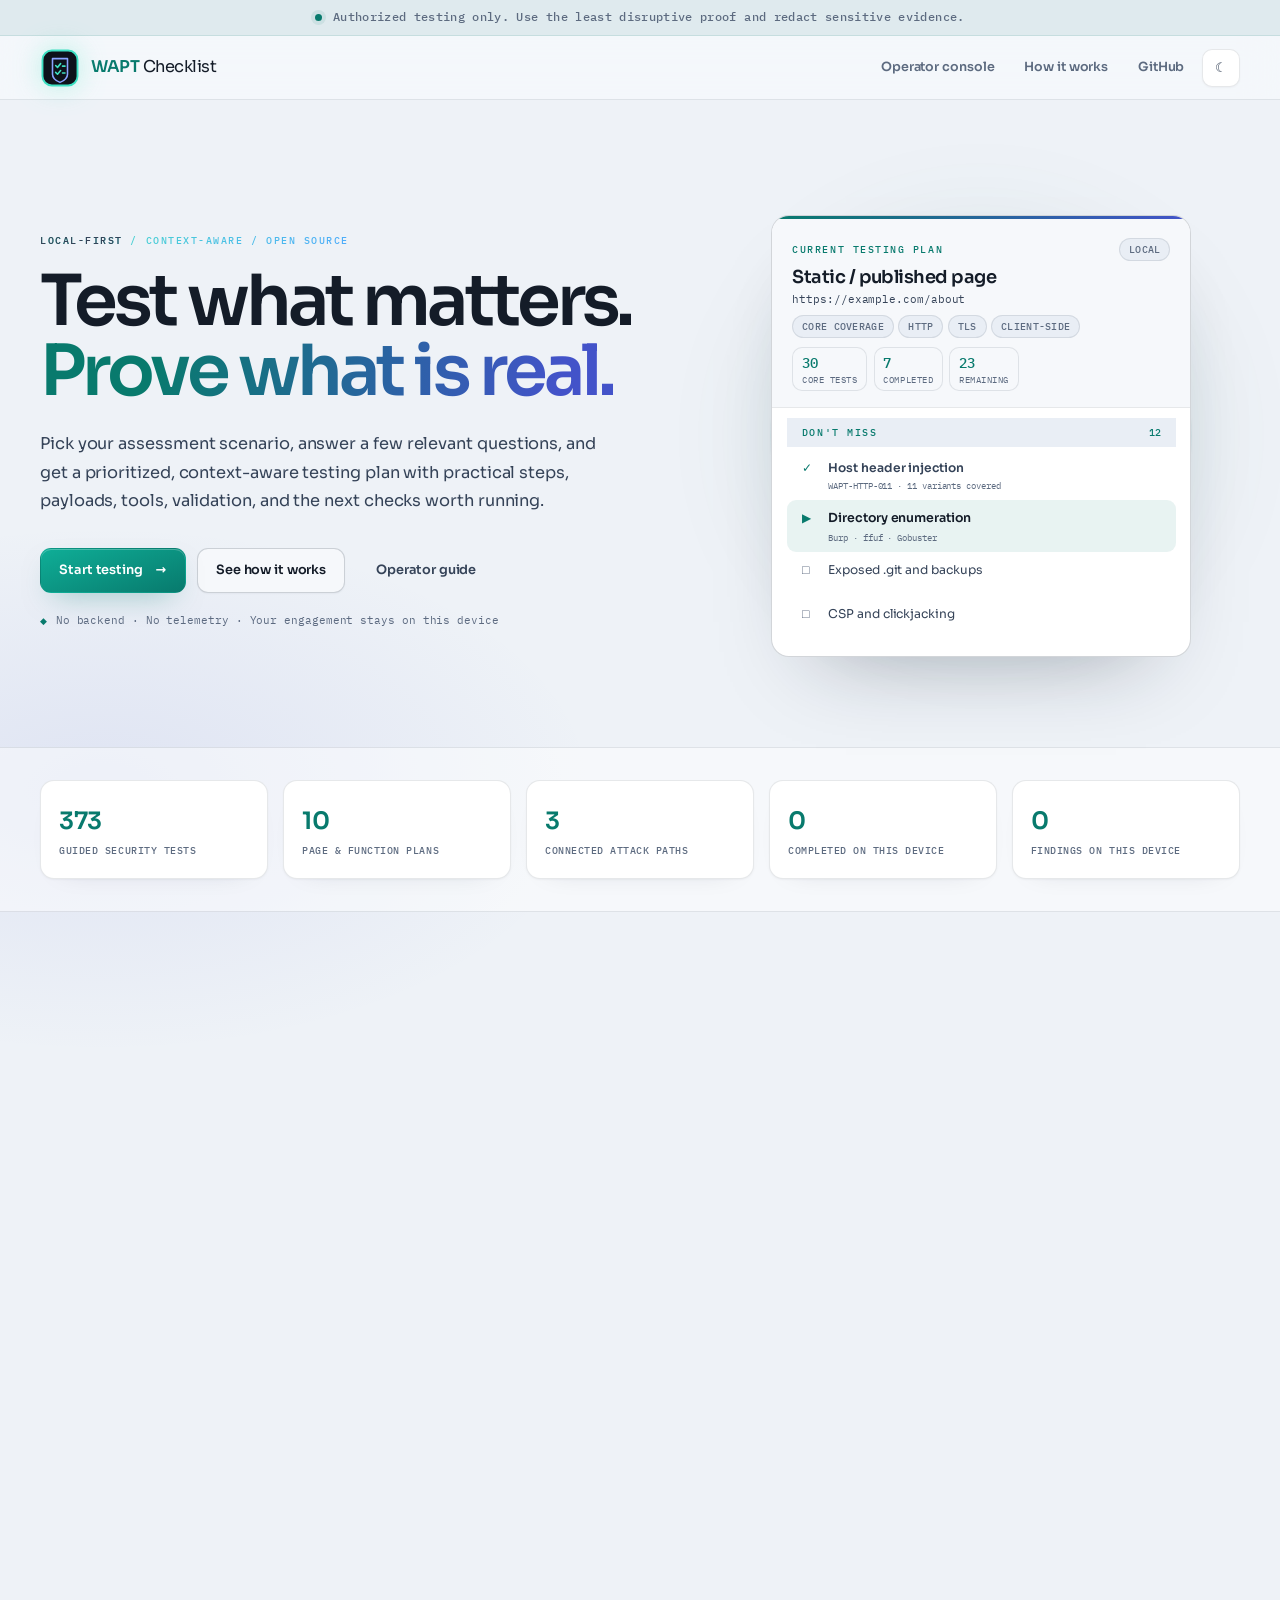
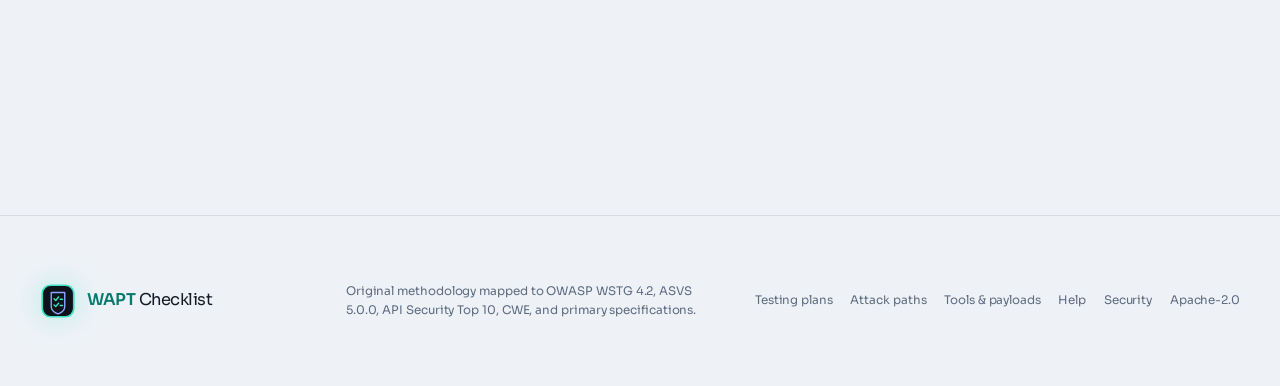
<file: index.html>
<!doctype html>
<html lang="en">
<head>
  <meta charset="utf-8">
  <meta name="viewport" content="width=device-width, initial-scale=1">
  <meta name="description" content="A practical VAPT operator console that builds a context-aware testing plan from your assessment scenario, with prioritized tests, payloads, tools, evidence, and local-only engagement progress.">
  <meta name="theme-color" content="#090d13">
  <meta http-equiv="Content-Security-Policy" content="default-src 'self'; connect-src 'self'; script-src 'self'; style-src 'self'; img-src 'self' data:; font-src 'self'; frame-src 'none'; object-src 'none'; base-uri 'self'; form-action 'self'">
  <title>WAPT Checklist — Practical VAPT operator console</title>
  <link rel="icon" href="assets/logo.svg" type="image/svg+xml">
  <link rel="preload" href="assets/fonts/sora-400.woff2" as="font" type="font/woff2" crossorigin>
  <link rel="preload" href="assets/fonts/sora-600.woff2" as="font" type="font/woff2" crossorigin>
  <link rel="prefetch" href="app.html" as="document">
  <script src="js/ui/theme-boot.js?v=1.0.0-r22"></script>
  <link rel="stylesheet" href="css/styles.css?v=1.0.0-r22">
  <link rel="stylesheet" href="css/polish.css?v=1.0.0-r22">
<link rel="stylesheet" href="css/identity.css?v=1.0.0-r22">
  <script type="module" src="js/ui/home.js?v=1.0.0-r22"></script>
</head>
<body>
  <a class="skip-link" href="#main">Skip to content</a>
  <div class="site-alert" role="note">
    <span class="status-dot" aria-hidden="true"></span>
    Authorized testing only. Use the least disruptive proof and redact sensitive evidence.
  </div>
  <header class="site-header">
    <a class="brand" href="index.html" aria-label="WAPT Checklist home">
      <img src="assets/logo.svg" width="40" height="40" alt="">
      <span><strong>WAPT</strong> Checklist</span>
    </a>
    <nav class="header-nav" aria-label="Primary navigation">
      <a href="app.html#dashboard">Operator console</a>
      <a href="methodology.html">How it works</a>
      <a href="https://github.com/AmitPal-CyberBuddy/WAPT-Checklist">GitHub</a>
      <button class="icon-button" type="button" data-theme-toggle aria-label="Switch color theme" title="Switch color theme">◐</button>
    </nav>
  </header>

  <main id="main">
    <section class="hero shell" aria-labelledby="hero-title">
      <div class="hero-copy">
        <p class="eyebrow"><span>LOCAL-FIRST</span> / CONTEXT-AWARE / OPEN SOURCE</p>
        <h1 id="hero-title">Test what matters.<br><em>Prove what is real.</em></h1>
        <p class="hero-lede">Pick your assessment scenario, answer a few relevant questions, and get a prioritized, context-aware testing plan with practical steps, payloads, tools, validation, and the next checks worth running.</p>
        <div class="hero-actions">
          <a class="button button-primary" href="app.html#dashboard" data-primary-action>Start testing <span aria-hidden="true">→</span></a>
          <a class="button button-secondary" href="methodology.html">See how it works</a>
          <a class="button button-quiet" href="docs.html?doc=operating">Operator guide</a>
        </div>
        <p class="privacy-note"><span aria-hidden="true">◆</span> No backend · No telemetry · Your engagement stays on this device</p>
      </div>
      <div class="hero-visual">
        <div class="hero-preview" role="img" aria-label="Preview of a static-page testing plan showing core coverage and prioritized tests.">
          <header class="hero-preview-head">
            <div class="hero-preview-kicker"><span class="micro-label">CURRENT TESTING PLAN</span><span class="chip">LOCAL</span></div>
            <h2>Static / published page</h2>
            <p>https://example.com/about</p>
            <div class="chip-row assessment-chips">
              <span class="chip">Core coverage</span>
              <span class="chip">HTTP</span>
              <span class="chip">TLS</span>
              <span class="chip">Client-side</span>
            </div>
            <div class="assessment-stats">
              <div class="assessment-stat"><strong>30</strong><span>core tests</span></div>
              <div class="assessment-stat"><strong>7</strong><span>completed</span></div>
              <div class="assessment-stat"><strong>23</strong><span>remaining</span></div>
            </div>
          </header>
          <section class="hero-preview-surface">
            <header><span class="micro-label">DON'T MISS</span><span>12</span></header>
            <ul>
              <li class="is-done"><span class="hero-preview-mark" aria-hidden="true">✓</span><span><strong>Host header injection</strong><small>WAPT-HTTP-011 · 11 variants covered</small></span></li>
              <li class="is-next"><span class="hero-preview-mark" aria-hidden="true">▶</span><span><strong>Directory enumeration</strong><small>Burp · ffuf · Gobuster</small></span></li>
              <li><span class="hero-preview-mark" aria-hidden="true">□</span><span>Exposed .git and backups</span></li>
              <li><span class="hero-preview-mark" aria-hidden="true">□</span><span>CSP and clickjacking</span></li>
            </ul>
          </section>
        </div>
      </div>
    </section>

    <section class="stats-band product-proof" aria-labelledby="proof-title">
      <h2 class="sr-only" id="proof-title">Built for practical testing</h2>
      <div class="project-metrics shell" aria-live="polite">
        <div class="project-metric"><strong data-project-metric="production_items" data-count-up>—</strong><span>Guided security tests</span></div>
        <div class="project-metric"><strong data-count-up>16</strong><span>Page &amp; function plans</span></div>
        <div class="project-metric"><strong data-project-metric="attack_chains" data-count-up>—</strong><span>Connected attack paths</span></div>
        <div class="project-metric"><strong data-stat="tested">0</strong><span>Completed on this device</span></div>
        <div class="project-metric"><strong data-stat="findings">0</strong><span>Findings on this device</span></div>
      </div>
    </section>

    <section class="section shell" aria-labelledby="workflow-title" data-reveal>
      <div class="section-heading">
        <p class="eyebrow">FROM SCOPE TO RETEST</p>
        <h2 id="workflow-title">One deliberate assessment loop</h2>
        <p>The workspace carries each engagement from scoping through evidence, reporting, and retesting.</p>
      </div>
      <ol class="pipeline">
        <li><strong>Scope</strong><span>Type, authentication, features.</span></li>
        <li><strong>Discover</strong><span>Recon, assets, routes, attack surface.</span></li>
        <li><strong>Prioritize</strong><span>Core checks first, specialist work when needed.</span></li>
        <li><strong>Test &amp; validate</strong><span>Practical steps, observations, and false-positive checks.</span></li>
        <li><strong>Report</strong><span>Validated impact and redacted evidence.</span></li>
        <li><strong>Retest</strong><span>Verdicts, variant coverage, residual risk.</span></li>
      </ol>
    </section>

    <section class="section shell" aria-labelledby="chains-title" data-reveal>
      <div class="section-heading">
        <p class="eyebrow">ATTACK PATHS</p>
        <h2 id="chains-title">Connected attack hypotheses</h2>
        <p>Directed graphs over stable test IDs, with per-node status and unlock hints inside the workspace.</p>
      </div>
      <div class="chain-preview" data-chain-preview aria-live="polite"><span class="sr-only">Loading attack chains…</span><div class="skeleton-stack" aria-hidden="true"><span class="skeleton wide"></span><span class="skeleton"></span><span class="skeleton short"></span></div></div>
    </section>

    <section class="section shell" aria-labelledby="product-title" data-reveal>
      <div class="section-heading">
        <p class="eyebrow">A METHODOLOGY, NOT A PAYLOAD DUMP</p>
        <h2 id="product-title">Built for the full assessment loop</h2>
        <p>Scope, test, validate, evidence, report, and retest from one static workspace.</p>
      </div>
      <div class="feature-grid">
        <article class="feature-card">
          <span class="feature-number">01</span>
          <h3>Context-driven plan</h3>
          <p>Set application type, authentication, and features. The workspace lists only the tests that apply — Host Header, CSP, JWT, IDOR — each with variants and copyable payloads.</p>
          <a href="app.html#dashboard">Start testing <span aria-hidden="true">→</span></a>
        </article>
        <article class="feature-card">
          <span class="feature-number">02</span>
          <h3>Know what to try next</h3>
          <p>Each test connects to the variants, tools, follow-up checks, observable behavior, and validation needed to prove real impact.</p>
          <a href="app.html#dashboard">Open a testing plan <span aria-hidden="true">→</span></a>
        </article>
        <article class="feature-card">
          <span class="feature-number">03</span>
          <h3>Private tester workflow</h3>
          <p>Statuses, notes, findings, and exports stay in localStorage. There is no account, sync service, or analytics endpoint.</p>
          <a href="app.html#dashboard">View workspace <span aria-hidden="true">→</span></a>
        </article>
      </div>
    </section>

    <section class="section principles-section" data-reveal>
      <div class="shell principles-layout">
        <div>
          <p class="eyebrow">OPERATING PRINCIPLES</p>
          <h2>Safe by default.<br>Rigorous by design.</h2>
        </div>
        <ul class="principle-list">
          <li><span>01</span><div><strong>Context before coverage</strong><p>Unknown answers widen the plan. Known exclusions reduce noise without deleting your recorded work.</p></div></li>
          <li><span>02</span><div><strong>Evidence before severity</strong><p>A scanner lead, absent header, or theoretical path is not a finding until behavior and impact are demonstrated.</p></div></li>
          <li><span>03</span><div><strong>Do no harm</strong><p>Disruptive methods carry stop conditions. Destructive and denial-of-service material remains review-only.</p></div></li>
        </ul>
      </div>
    </section>
  </main>

  <footer class="site-footer">
    <div class="shell site-footer-grid">
      <div class="brand footer-brand"><img src="assets/logo.svg" width="36" height="36" alt=""><span><strong>WAPT</strong> Checklist</span></div>
      <p>Original methodology mapped to OWASP WSTG 4.2, ASVS 5.0.0, API Security Top 10, CWE, and primary specifications.</p>
      <nav aria-label="Footer"><a href="app.html#dashboard">Testing plans</a><a href="app.html#chains">Attack paths</a><a href="app.html#payloads">Tools &amp; payloads</a><a href="docs.html?doc=operating">Help</a><a href="docs.html?doc=security">Security</a><a href="docs.html?doc=license">Apache-2.0</a></nav>
    </div>
  </footer>
</body>
</html>
</file>
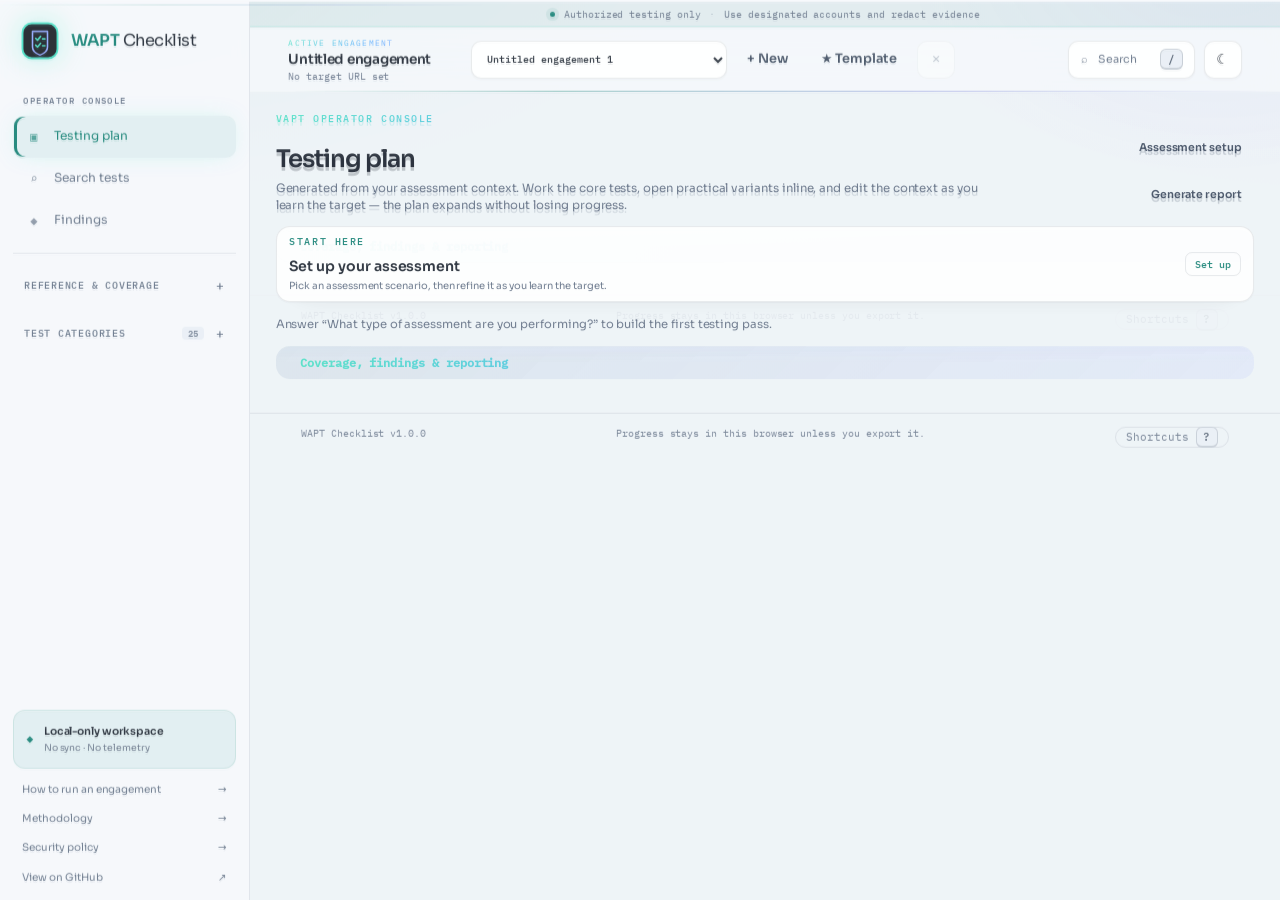
<file: app.html>
<!doctype html>
<html lang="en">
<head>
  <meta charset="utf-8">
  <meta name="viewport" content="width=device-width, initial-scale=1">
  <meta name="description" content="Assessment-driven VAPT operator console: pick the engagement scenario, answer only the relevant follow-ups, and work a context-generated testing plan with variants, payloads, tools, evidence, and local-only progress.">
  <meta name="theme-color" content="#090d13">
  <meta http-equiv="Content-Security-Policy" content="default-src 'self'; connect-src 'self'; script-src 'self'; style-src 'self'; img-src 'self' data:; font-src 'self'; frame-src 'none'; object-src 'none'; base-uri 'self'; form-action 'self'">
  <title>VAPT operator console — WAPT Checklist</title>
  <link rel="icon" href="assets/logo.svg" type="image/svg+xml">
  <link rel="preload" href="assets/fonts/sora-400.woff2" as="font" type="font/woff2" crossorigin>
  <link rel="preload" href="assets/fonts/sora-600.woff2" as="font" type="font/woff2" crossorigin>
  <link rel="preload" href="assets/fonts/ibm-plex-mono-400.woff2" as="font" type="font/woff2" crossorigin>
  <script src="js/ui/theme-boot.js?v=1.0.0-r22"></script>
  <link rel="stylesheet" href="css/styles.css?v=1.0.0-r22">
  <link rel="stylesheet" href="css/operator-console.css?v=1.0.0-r22">
  <link rel="stylesheet" href="css/polish.css?v=1.0.0-r22">
<link rel="stylesheet" href="css/identity.css?v=1.0.0-r22">
  <link rel="stylesheet" href="css/print.css?v=1.0.0-r22" media="print">
  <script type="module" src="js/ui/app.js?v=1.0.0-r22"></script>
</head>
<body class="app-body">
  <a class="skip-link" href="#workspace">Skip to workspace</a>
  <div class="app-layout">
    <aside class="sidebar" id="sidebar" aria-label="Application sidebar">
      <div class="sidebar-top">
        <a class="brand" href="index.html" aria-label="WAPT Checklist home">
          <img src="assets/logo.svg" width="40" height="40" alt="">
          <span><strong>WAPT</strong> Checklist</span>
        </a>
        <button class="sidebar-close icon-button" type="button" data-sidebar-close aria-label="Close navigation">×</button>
      </div>

      <nav class="app-nav" aria-label="Operator console">
        <p class="nav-label">Operator console</p>
        <a href="#dashboard" data-view-link="dashboard"><span aria-hidden="true">▣</span> Testing plan</a>
        <a href="#search" data-view-link="search"><span aria-hidden="true">⌕</span> Search tests</a>
        <a href="#dashboard/findings"><span aria-hidden="true">◆</span> Findings</a>
      </nav>

      <details class="nav-reference">
        <summary>Reference &amp; coverage</summary>
        <nav class="app-nav reference-nav" aria-label="Reference and coverage">
          <a href="#playbooks" data-view-link="playbooks"><span aria-hidden="true">＋</span> Focus: page / function</a>
          <a href="#families" data-view-link="families"><span aria-hidden="true">▦</span> Coverage by family</a>
          <a href="#checklist" data-view-link="checklist"><span aria-hidden="true">☷</span> Full test library</a>
          <a href="#chains" data-view-link="chains"><span aria-hidden="true">⌁</span> Attack chains</a>
          <a href="#payloads" data-view-link="payloads"><span aria-hidden="true">›_</span> Tools &amp; payloads</a>
          <a href="#wizard" data-view-link="wizard"><span aria-hidden="true">◇</span> Assessment setup</a>
        </nav>
      </details>

      <details class="category-nav" aria-label="Test categories">
        <summary><span>Test categories</span><span data-category-total>—</span></summary>
        <div data-category-nav class="category-list" aria-live="polite"><p class="loading-line">Loading catalog…</p></div>
      </details>

      <div class="sidebar-foot">
        <div class="local-card">
          <span aria-hidden="true">◆</span>
          <div><strong>Local-only workspace</strong><small>No sync · No telemetry</small></div>
        </div>
        <a href="docs.html?doc=operating">How to run an engagement <span aria-hidden="true">→</span></a>
        <a href="methodology.html">Methodology <span aria-hidden="true">→</span></a>
        <a href="docs.html?doc=security">Security policy <span aria-hidden="true">→</span></a>
        <a href="https://github.com/AmitPal-CyberBuddy/WAPT-Checklist">View on GitHub <span aria-hidden="true">↗</span></a>
      </div>
    </aside>

    <div class="sidebar-scrim" data-sidebar-close hidden></div>

    <main id="workspace" class="workspace">
      <div class="authorization-bar" role="note"><span class="status-dot" aria-hidden="true"></span> Authorized testing only <span>·</span> Use designated accounts and redact evidence</div>
      <header class="workspace-header">
        <button class="mobile-menu icon-button" type="button" data-sidebar-open aria-label="Open navigation">☰</button>
        <div class="engagement-identity">
          <span class="context-kicker">ACTIVE ENGAGEMENT</span>
          <strong data-engagement-name>Untitled engagement</strong>
          <small data-engagement-target>No target URL set</small>
        </div>
        <div class="engagement-manager" aria-label="Engagement manager">
          <label class="sr-only" for="engagement-select">Switch engagement</label>
          <select id="engagement-select" data-engagement-select title="Switch engagement"></select>
          <button class="button button-quiet" type="button" data-engagement-new title="Create a separate engagement">+ New</button>
          <button class="button button-quiet" type="button" data-save-template title="Freeze this scope (answers + target) as a reusable template — Shift+click to manage saved templates">★ Template</button>
          <button class="icon-button" type="button" data-engagement-delete aria-label="Delete active engagement" title="Delete active engagement">×</button>
        </div>
        <div class="workspace-actions">
          <button class="search-trigger" type="button" data-go-search><span aria-hidden="true">⌕</span> Search <kbd>/</kbd></button>
          <button class="icon-button" type="button" data-theme-toggle aria-label="Switch color theme" title="Switch color theme">◐</button>
        </div>
      </header>
      <div class="route-progress" data-route-progress hidden aria-hidden="true"><span></span></div>
      <p class="sr-only" data-route-status role="status" aria-live="polite"></p>

      <section class="view wizard-view" data-view="wizard" aria-labelledby="wizard-page-title" hidden>
        <div class="view-heading compact-heading wizard-heading">
          <div><p class="eyebrow">SET UP THE ASSESSMENT</p><h1 id="wizard-page-title">What are you assessing?</h1></div>
          <div class="wizard-heading-actions">
            <details class="local-persistence-notice compact" data-persistence-note>
              <summary>Saved locally on this device</summary>
              <span>Engagements, progress, findings, and notes stay in this site&rsquo;s local storage until you delete them or clear browser data. There is no cloud backup or cross-device sync; export JSON regularly and handle exports as sensitive.</span>
            </details>
            <a class="button button-primary" href="#dashboard">Open assessment →</a>
            <button class="button button-quiet" type="button" data-wizard-reset>Start over</button>
          </div>
        </div>
        <p class="view-intro wizard-intro">Pick the assessment scenario, confirm the follow-up questions it asks, and start testing. Anything still unknown widens the plan instead of hiding work, and you can add discoveries — a login endpoint, WebSocket, file upload, another auth mechanism — at any time with <strong>Edit context</strong>.</p>
        <div id="wizard-root" class="wizard-shell" aria-live="polite"></div>
      </section>

      <section class="view" data-view="dashboard" aria-labelledby="dashboard-title" hidden>
        <div class="view-heading"><div><p class="eyebrow">VAPT OPERATOR CONSOLE</p><h1 id="dashboard-title">Testing plan</h1><p>Generated from your assessment context. Work the core tests, open practical variants inline, and edit the context as you learn the target — the plan expands without losing progress.</p></div><div class="heading-actions"><a class="button button-quiet" href="#wizard">Assessment setup</a><a class="button button-quiet" href="#families" data-resume hidden>Continue testing</a><button class="button button-quiet" type="button" data-export-report>Generate report</button></div></div>
        <div data-app-profile></div>
        <div data-assessment-plan></div>
        <div data-playbook-banner></div>

        <details class="assessment-more" data-reporting-drawer>
          <summary>Coverage, findings &amp; reporting</summary>

        <section class="panel dashboard-panel coverage-panel" aria-labelledby="coverage-title">
          <div class="panel-heading"><div><p class="eyebrow">QUESTION 1</p><h2 id="coverage-title">What have I tested?</h2></div></div>
          <div data-coverage-summary></div>
          <div class="dashboard-metrics">
            <article class="metric-card"><span>Available</span><strong data-dashboard-items>0</strong><small>tests in the library</small></article>
            <article class="metric-card"><span>Tested</span><strong data-dashboard-tested>0</strong><small>executed checks</small></article>
            <article class="metric-card"><span>Potential</span><strong data-dashboard-potential>0</strong><small>to validate</small></article>
            <article class="metric-card"><span>Confirmed</span><strong data-dashboard-confirmed>0</strong><small>findings</small></article>
            <article class="metric-card"><span>Blocked</span><strong data-dashboard-blocked>0</strong><small>cannot test yet</small></article>
            <article class="metric-card"><span>N/A</span><strong data-dashboard-na>0</strong><small>out of scope</small></article>
          </div>
        </section>

        <div class="dashboard-columns">
          <section class="panel dashboard-panel" aria-labelledby="gaps-title">
            <div class="panel-heading"><div><p class="eyebrow">QUESTION 2</p><h2 id="gaps-title">What have I missed?</h2></div><a class="panel-link" href="#families">All families →</a></div>
            <div data-family-gaps class="loading-line">Loading family coverage…</div>
            <p class="evidence-packs-kicker">BLOCKED · CANNOT TEST YET</p>
            <div data-blocked-list></div>
          </section>
          <section class="panel dashboard-panel" aria-labelledby="suggested-title">
            <div class="panel-heading"><div><p class="eyebrow">QUESTION 3</p><h2 id="suggested-title">What should I test next?</h2></div></div>
            <div data-suggested-next><span class="sr-only">Loading next tests…</span><div class="skeleton-stack" aria-hidden="true"><span class="skeleton wide"></span><span class="skeleton"></span><span class="skeleton short"></span></div></div>
          </section>
        </div>

        <div class="dashboard-columns">
          <section class="panel dashboard-panel" aria-labelledby="retest-title"><div class="panel-heading"><div><p class="eyebrow">RETEST QUEUE</p><h2 id="retest-title">Retest queue</h2></div></div><div data-retest-queue class="loading-line">Loading queue…</div></section>
          <section class="panel dashboard-panel" aria-labelledby="paths-title"><div class="panel-heading"><div><p class="eyebrow">ATTACK PATHS</p><h2 id="paths-title">Attack chains</h2></div></div><div data-chain-overview class="loading-line">Loading chains…</div></section>
        </div>

        <section class="panel dashboard-panel" aria-labelledby="progress-title"><div class="panel-heading"><div><p class="eyebrow">SURFACE COVERAGE</p><h2 id="progress-title">Attack surfaces</h2></div></div><div data-category-progress class="progress-list"></div></section>

        <section class="panel dashboard-panel findings-panel" id="findings-panel" aria-labelledby="findings-title"><div class="panel-heading"><div><p class="eyebrow">VALIDATION QUEUE</p><h2 id="findings-title">Findings</h2></div><div class="panel-actions"><button class="button button-quiet" type="button" data-export-checklist>Export checklist</button><button class="button button-quiet" type="button" data-export-csv>Export coverage CSV</button><button class="button button-quiet" type="button" data-export-report-html>Export HTML report</button><button class="button button-quiet" type="button" data-export-json>Export JSON</button><button class="button button-quiet" type="button" data-import-trigger>Import JSON</button><input type="file" accept="application/json" data-import-file hidden></div></div><div data-findings-table></div><p class="evidence-packs-kicker">EVIDENCE PACKS · RETEST VERDICTS</p><div data-evidence-packs></div><p class="import-message" data-import-message role="status" aria-live="polite"></p></section>
        </details>
      </section>

      <section class="view" data-view="playbooks" aria-labelledby="playbooks-title" hidden>
        <div class="view-heading compact-heading"><div><p class="eyebrow">FOCUS ON ONE SURFACE</p><h1 id="playbooks-title">Focus: page or function</h1><p>Optionally narrow the working set to the page or function in front of you. The assessment context stays the source of truth for what applies.</p></div></div>
        <div data-playbook-board class="playbook-board"><p class="loading-line">Loading page and function types…</p></div>
      </section>

      <section class="view" data-view="playbook" aria-labelledby="playbook-title" hidden>
        <div class="view-heading compact-heading"><div><p class="eyebrow" data-playbook-eyebrow>TESTING PLAN</p><h1 id="playbook-title">Testing plan</h1></div><div class="heading-actions"><a class="button button-quiet" href="#playbooks">Change page / function</a></div></div>
        <div data-playbook-root><p class="loading-line">Loading testing plan…</p></div>
      </section>

      <section class="view" data-view="families" aria-labelledby="families-title" hidden>
        <div class="view-heading compact-heading"><div><p class="eyebrow">COVERAGE &amp; REFERENCE</p><h1 id="families-title">Coverage by family</h1><p>Review gaps and methodology families without leaving the primary page/function plan.</p></div></div>
        <div data-family-board class="family-board"><p class="loading-line">Loading test families…</p></div>
      </section>

      <section class="view" data-view="family" aria-labelledby="family-title" hidden>
        <div class="view-heading compact-heading"><div><p class="eyebrow" data-family-eyebrow>TEST FAMILY</p><h1 id="family-title">Test family</h1></div><div class="heading-actions"><a class="button button-quiet" href="#families">All families</a><button class="button button-quiet" type="button" data-print>Print engagement sheet</button></div></div>
        <div data-family-root><p class="loading-line">Loading family…</p></div>
      </section>

      <section class="view" data-view="checklist" aria-labelledby="checklist-title" hidden>
        <div class="view-heading"><div><p class="eyebrow">COMPLETE TEST LIBRARY</p><h1 id="checklist-title">All tests</h1><p>Tests outside the current scope stay hidden by default. You can review or include them when the engagement requires it.</p><p class="category-rationale" data-category-rationale hidden></p></div><div class="heading-actions"><div class="view-mode-toggle" role="group" aria-label="Checklist view mode"><button type="button" data-checklist-mode="testing" aria-pressed="true">Testing</button><button type="button" data-checklist-mode="coverage" aria-pressed="false">Coverage</button></div><button class="button button-quiet" type="button" data-print>Print engagement sheet</button></div></div>
        <div class="panel filter-panel" data-checklist-filters></div>
        <div class="result-summary" data-checklist-summary aria-live="polite"></div>
        <div class="test-list" data-checklist-results></div>
      </section>

      <section class="view" data-view="search" aria-labelledby="search-title" hidden>
        <div class="view-heading"><div><p class="eyebrow">FIND ANY TEST FAST</p><h1 id="search-title">Search tests</h1><p>Search by vulnerability, behavior, tool, technology, test ID, or standard mapping.</p></div></div>
        <div class="panel filter-panel" data-search-filters></div>
        <div class="result-summary" data-search-summary aria-live="polite"></div>
        <div class="test-list" data-search-results></div>
      </section>

      <section class="view" data-view="chains" aria-labelledby="chains-title" hidden>
        <div class="view-heading"><div><p class="eyebrow">CONNECTED TESTING</p><h1 id="chains-title">Attack chains</h1><p>Directed hypotheses over stable test IDs. A chain never substitutes for validating every prerequisite and safety boundary.</p></div></div>
        <div class="chain-browser" data-chain-browser><p class="loading-line">Loading attack chains…</p></div>
      </section>

      <section class="view" data-view="payloads" aria-labelledby="payloads-title" hidden>
        <div class="view-heading"><div><p class="eyebrow">CONTEXTUAL REFERENCES</p><h1 id="payloads-title">Payload library</h1><p>Every value includes intended context, caveats, related tests, and a safety boundary. REVIEW-ONLY entries never auto-expand.</p></div></div>
        <div data-payload-browser><p class="loading-line">Loading payload references…</p></div>
      </section>

      <div class="view app-boot" data-app-boot>
        <div class="app-boot-card">
          <img class="app-boot-logo" src="assets/logo.svg" width="64" height="64" alt="">
          <p class="app-boot-title"><strong>WAPT</strong> operator console</p>
          <div class="app-boot-bar" aria-hidden="true"><span></span></div>
          <p class="app-boot-status">Preparing your local workspace…</p>
        </div>
      </div>

      <footer class="workspace-footer"><span>WAPT Checklist v1.0.0</span><span>Progress stays in this browser unless you export it.</span><button class="shortcut-hint" type="button" data-shortcuts-open>Shortcuts <kbd>?</kbd></button></footer>
    </main>
  </div>
  <dialog class="shortcuts-dialog" id="shortcuts-dialog" aria-labelledby="shortcuts-title">
    <h2 id="shortcuts-title">Keyboard shortcuts</h2>
    <p>Shortcuts are disabled while typing in inputs, notes, and filters.</p>
    <ul class="shortcuts-grid">
      <li><kbd>/</kbd><span>Search tests</span></li>
      <li><kbd>g</kbd> <kbd>d</kbd><span>Testing plan</span></li>
      <li><kbd>g</kbd> <kbd>p</kbd><span>Focus: page / function</span></li>
      <li><kbd>g</kbd> <kbd>t</kbd><span>Coverage by family</span></li>
      <li><kbd>g</kbd> <kbd>c</kbd><span>All tests</span></li>
      <li><kbd>g</kbd> <kbd>f</kbd><span>Findings</span></li>
      <li><kbd>n</kbd> / <kbd>p</kbd><span>Next / previous check</span></li>
      <li><kbd>e</kbd><span>Expand or collapse the focused check</span></li>
      <li><kbd>?</kbd><span>This dialog</span></li>
      <li><kbd>Esc</kbd><span>Close drawer or dialog</span></li>
    </ul>
    <button class="button button-quiet dialog-close" type="button" data-shortcuts-close>Close</button>
  </dialog>
</body>
</html>
</file>
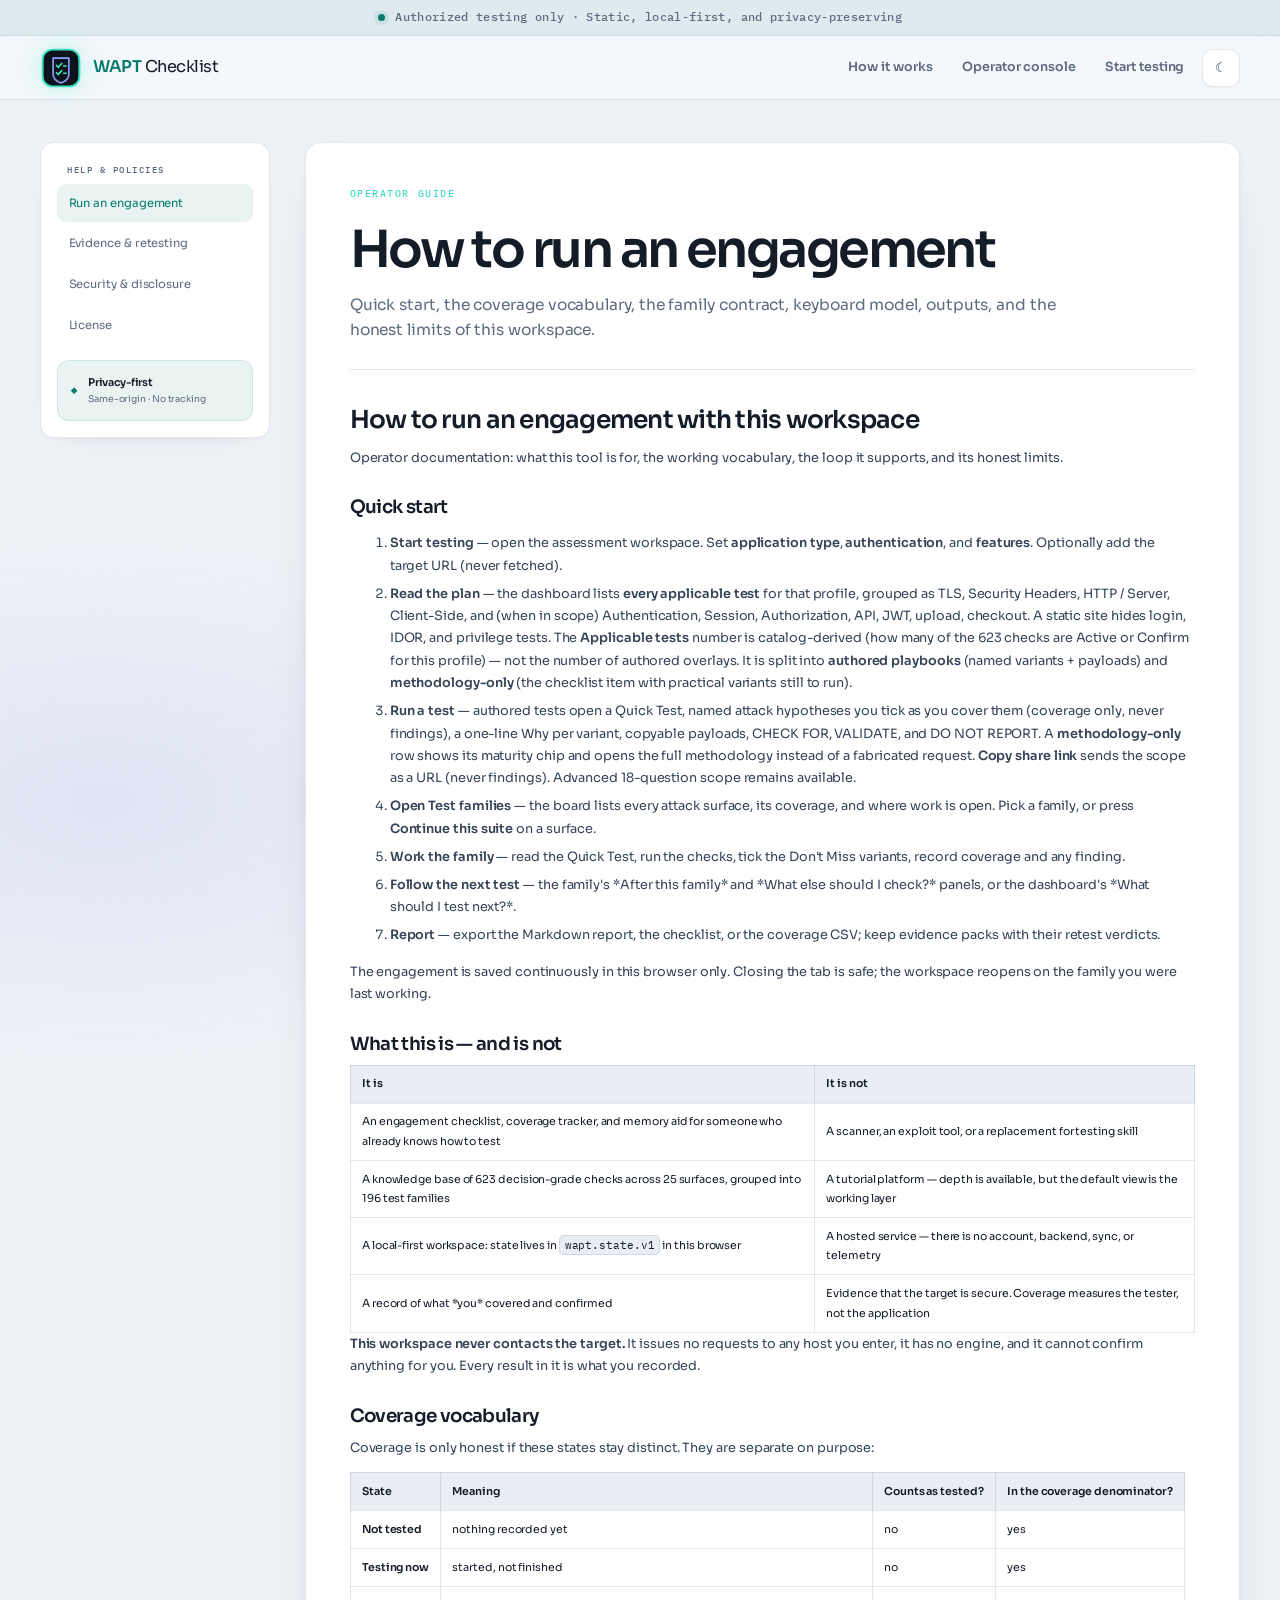
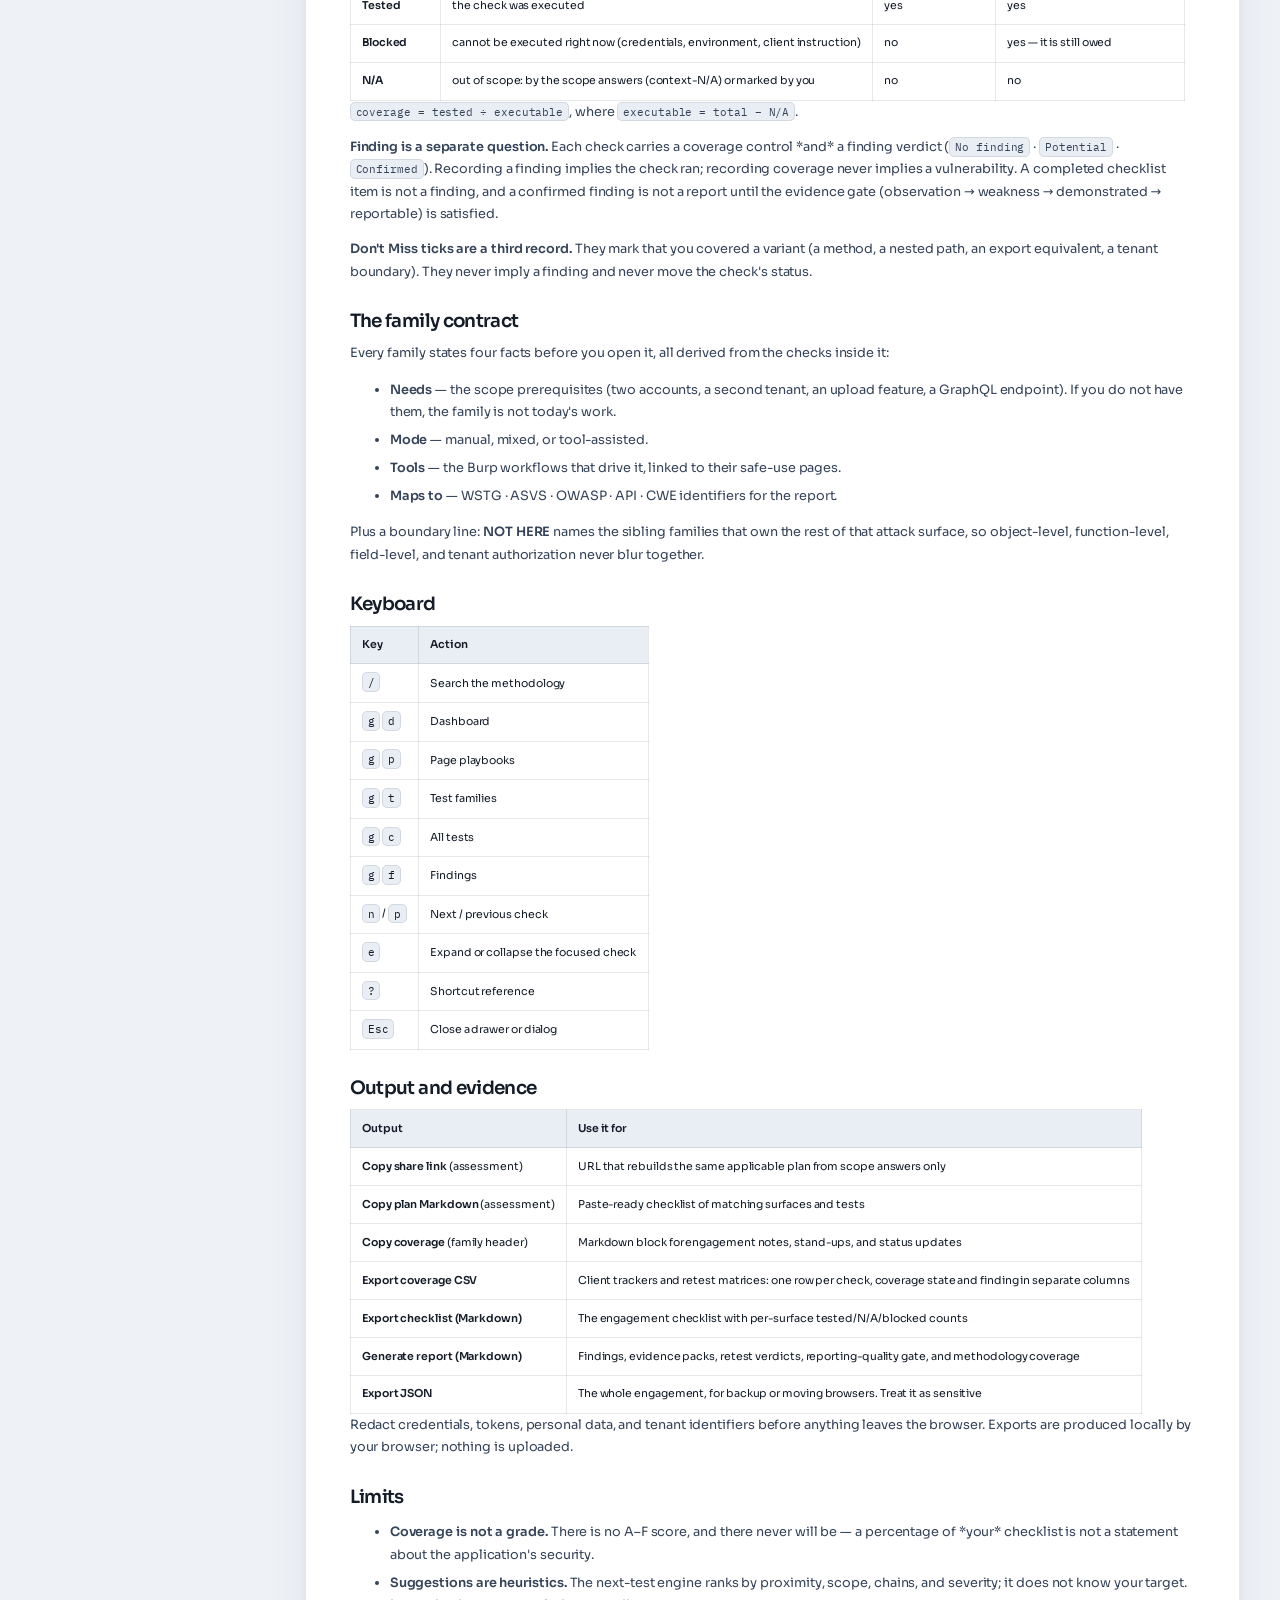
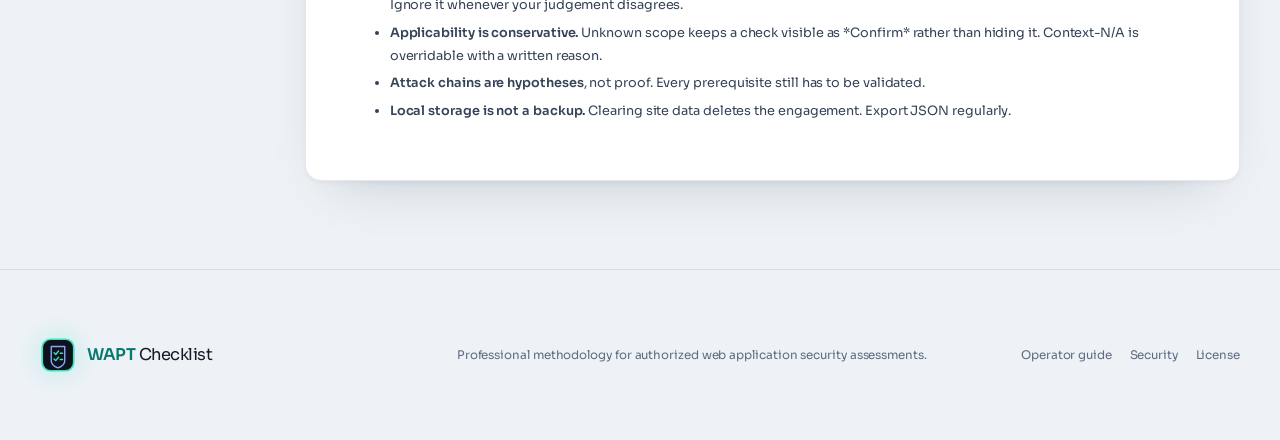
<file: docs.html>
<!doctype html>
<html lang="en">
<head>
  <meta charset="utf-8">
  <meta name="viewport" content="width=device-width, initial-scale=1">
  <meta name="description" content="Guidance, evidence workflow, privacy, security, and policies for the WAPT operator console.">
  <meta name="theme-color" content="#07090d">
  <meta http-equiv="Content-Security-Policy" content="default-src 'self'; connect-src 'self'; script-src 'self'; style-src 'self'; img-src 'self' data:; font-src 'self'; frame-src 'none'; object-src 'none'; base-uri 'self'; form-action 'self'">
  <title>Help and policies — WAPT Checklist</title>
  <link rel="icon" href="assets/logo.svg" type="image/svg+xml">
  <link rel="preload" href="assets/fonts/sora-400.woff2" as="font" type="font/woff2" crossorigin>
  <link rel="preload" href="assets/fonts/sora-600.woff2" as="font" type="font/woff2" crossorigin>
  <script src="js/ui/theme-boot.js?v=1.0.0-r22"></script>
  <link rel="stylesheet" href="css/styles.css?v=1.0.0-r22">
  <link rel="stylesheet" href="css/polish.css?v=1.0.0-r22">
<link rel="stylesheet" href="css/identity.css?v=1.0.0-r22">
  <script type="module" src="js/ui/docs-page.js?v=1.0.0-r22"></script>
</head>
<body class="content-page">
  <a class="skip-link" href="#document">Skip to document</a>
  <div class="site-alert" role="note"><span class="status-dot" aria-hidden="true"></span> Authorized testing only · Static, local-first, and privacy-preserving</div>
  <header class="site-header content-header">
    <a class="brand" href="index.html" aria-label="WAPT Checklist home"><img src="assets/logo.svg" width="42" height="42" alt=""><span><strong>WAPT</strong> Checklist</span></a>
    <nav class="header-nav" aria-label="Primary navigation"><a href="methodology.html">How it works</a><a href="app.html#dashboard">Operator console</a><a href="app.html#dashboard">Start testing</a><button class="icon-button" type="button" data-theme-toggle aria-label="Switch color theme">◐</button></nav>
  </header>
  <main class="document-layout shell">
    <aside class="document-sidebar" aria-label="Documentation">
      <p class="nav-label">Help &amp; policies</p>
      <nav data-doc-nav>
        <a href="docs.html?doc=operating" data-doc-link="operating">Run an engagement</a>
        <a href="docs.html?doc=evidence-workflow" data-doc-link="evidence-workflow">Evidence &amp; retesting</a>
        <a href="docs.html?doc=security" data-doc-link="security">Security &amp; disclosure</a>
        <a href="docs.html?doc=license" data-doc-link="license">License</a>
      </nav>
      <div class="local-card"><span aria-hidden="true">◆</span><div><strong>Privacy-first</strong><small>Same-origin · No tracking</small></div></div>
    </aside>
    <article id="document" class="document-surface" aria-live="polite">
      <header class="document-title"><p class="eyebrow" data-doc-kicker>HELP</p><h1 data-doc-title>Loading…</h1><p data-doc-summary></p></header>
      <div class="prose" data-doc-content><p class="loading-line">Loading document…</p></div>
    </article>
  </main>
  <footer class="site-footer"><div class="shell site-footer-grid"><div class="brand footer-brand"><img src="assets/logo.svg" width="36" height="36" alt=""><span><strong>WAPT</strong> Checklist</span></div><p>Professional methodology for authorized web application security assessments.</p><nav aria-label="Footer"><a href="docs.html?doc=operating">Operator guide</a><a href="docs.html?doc=security">Security</a><a href="docs.html?doc=license">License</a></nav></div></footer>
</body>
</html>
</file>
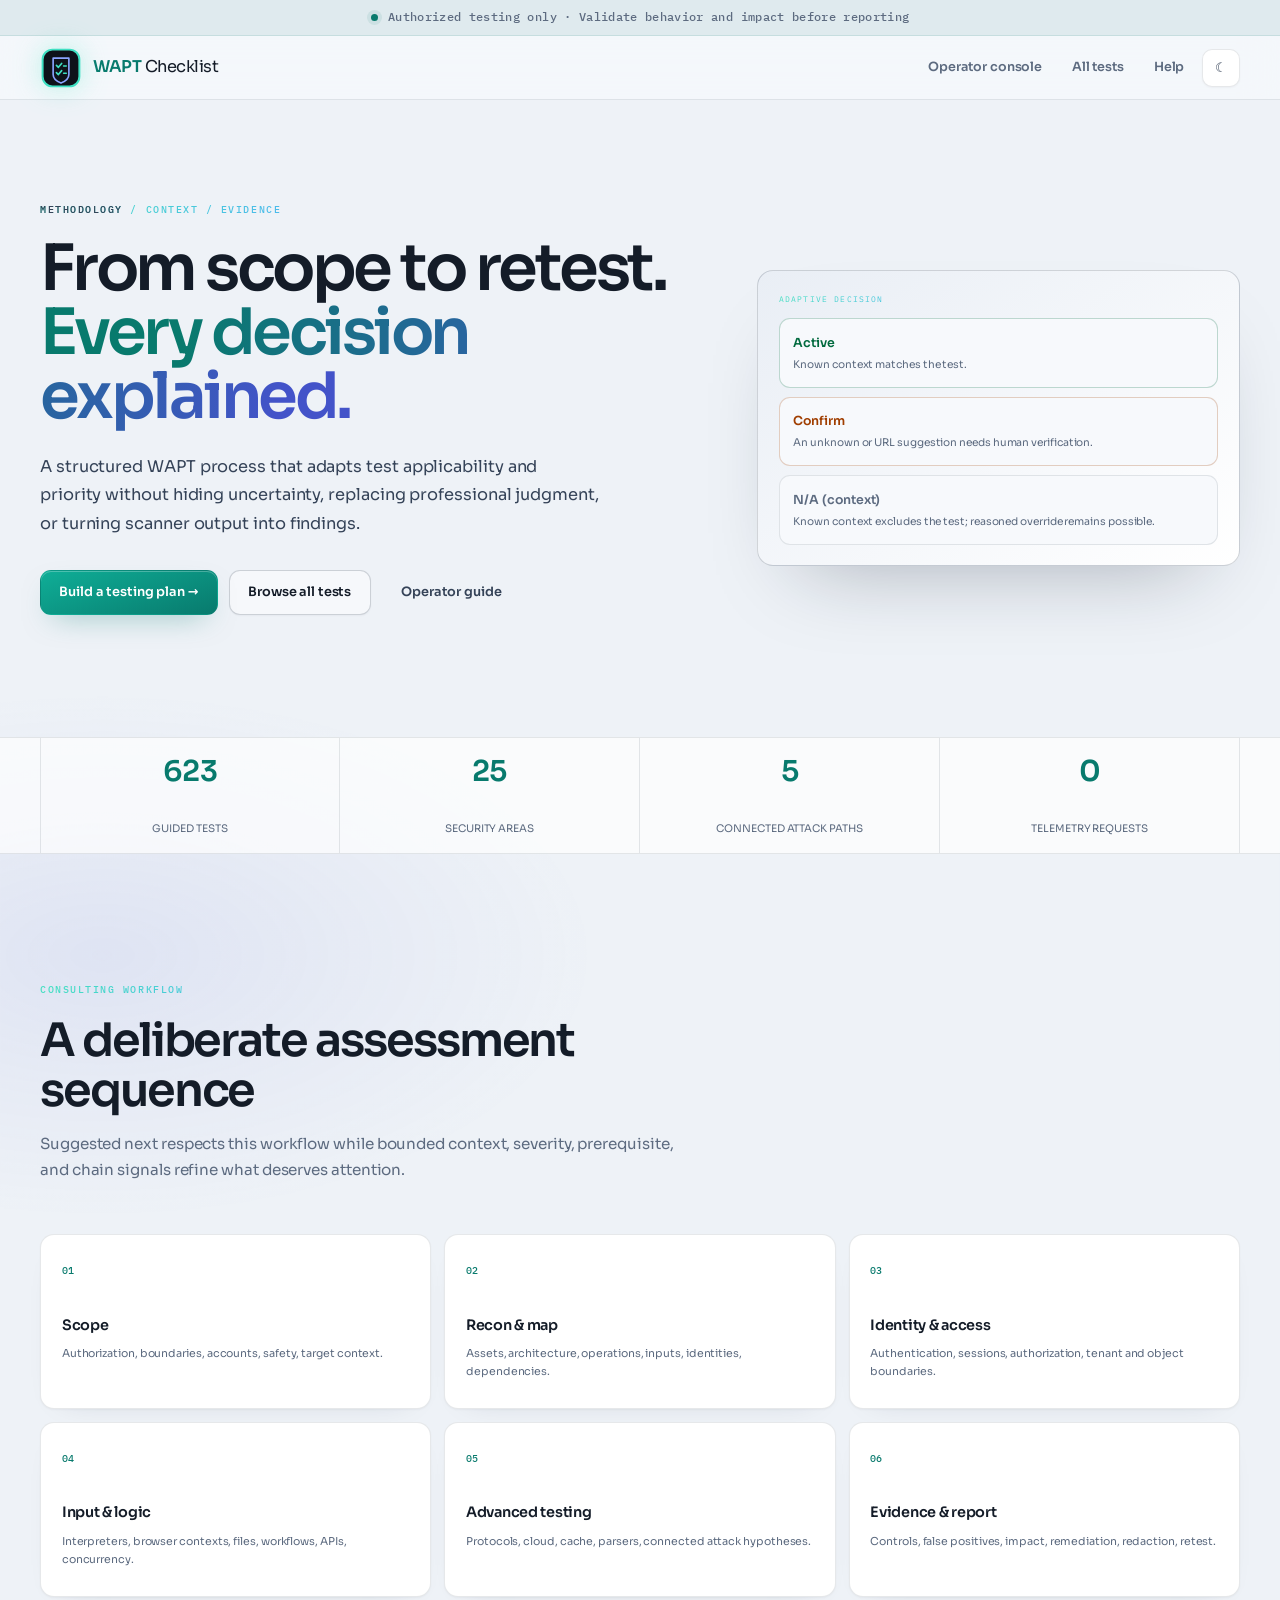
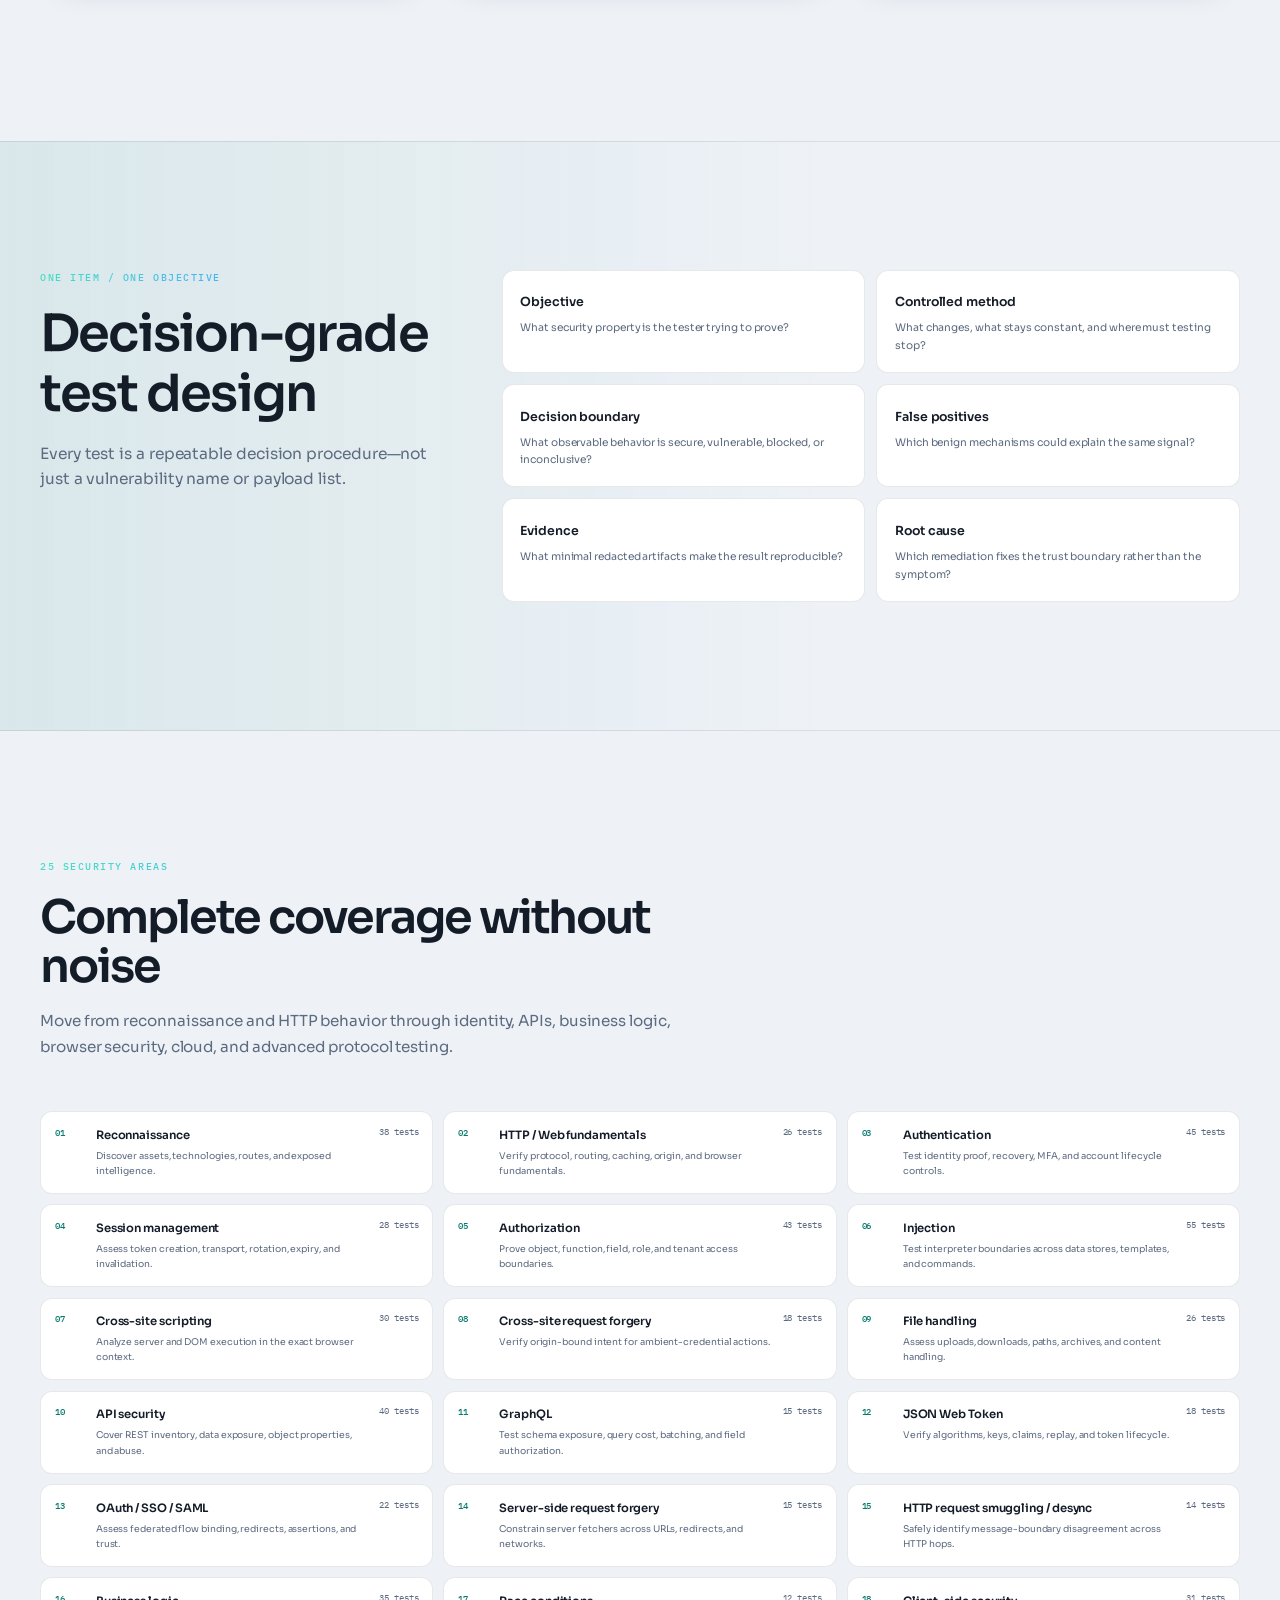
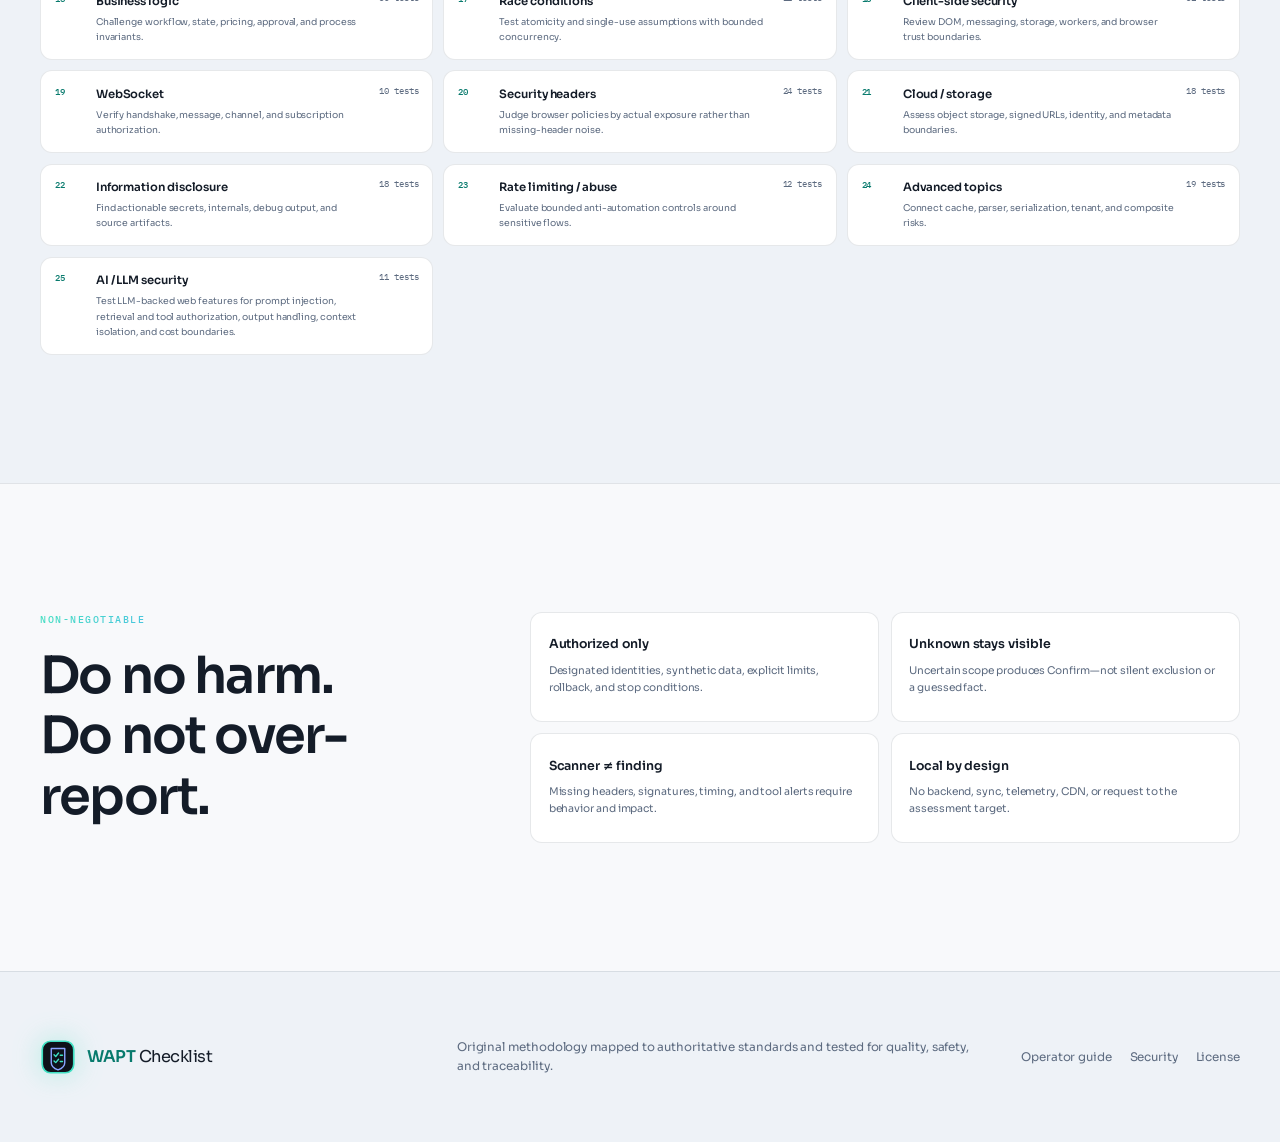
<file: methodology.html>
<!doctype html>
<html lang="en">
<head>
  <meta charset="utf-8">
  <meta name="viewport" content="width=device-width, initial-scale=1">
  <meta name="description" content="See how WAPT Checklist turns a page or function into a prioritized, evidence-driven security testing plan.">
  <meta name="theme-color" content="#07090d">
  <meta http-equiv="Content-Security-Policy" content="default-src 'self'; connect-src 'self'; script-src 'self'; style-src 'self'; img-src 'self' data:; font-src 'self'; frame-src 'none'; object-src 'none'; base-uri 'self'; form-action 'self'">
  <title>Methodology — WAPT Checklist</title>
  <link rel="icon" href="assets/logo.svg" type="image/svg+xml">
  <link rel="prefetch" href="app.html" as="document">
  <link rel="preload" href="assets/fonts/sora-400.woff2" as="font" type="font/woff2" crossorigin>
  <link rel="preload" href="assets/fonts/sora-600.woff2" as="font" type="font/woff2" crossorigin>
  <script src="js/ui/theme-boot.js?v=1.0.0-r22"></script>
  <link rel="stylesheet" href="css/styles.css?v=1.0.0-r22">
  <link rel="stylesheet" href="css/polish.css?v=1.0.0-r22">
<link rel="stylesheet" href="css/identity.css?v=1.0.0-r22">
  <script type="module" src="js/ui/methodology-page.js?v=1.0.0-r22"></script>
</head>
<body class="content-page methodology-page">
  <a class="skip-link" href="#main">Skip to methodology</a>
  <div class="site-alert" role="note"><span class="status-dot" aria-hidden="true"></span> Authorized testing only · Validate behavior and impact before reporting</div>
  <header class="site-header content-header">
    <a class="brand" href="index.html" aria-label="WAPT Checklist home"><img src="assets/logo.svg" width="42" height="42" alt=""><span><strong>WAPT</strong> Checklist</span></a>
    <nav class="header-nav" aria-label="Primary navigation"><a href="app.html#dashboard">Operator console</a><a href="app.html#checklist">All tests</a><a href="docs.html?doc=operating">Help</a><button class="icon-button" type="button" data-theme-toggle aria-label="Switch color theme">◐</button></nav>
  </header>
  <main id="main">
    <section class="method-hero shell">
      <div><p class="eyebrow"><span>METHODOLOGY</span> / CONTEXT / EVIDENCE</p><h1>From scope to retest.<br><em>Every decision explained.</em></h1><p class="hero-lede">A structured WAPT process that adapts test applicability and priority without hiding uncertainty, replacing professional judgment, or turning scanner output into findings.</p><div class="hero-actions"><a class="button button-primary" href="app.html#dashboard">Build a testing plan →</a><a class="button button-secondary" href="app.html#checklist">Browse all tests</a><a class="button button-quiet" href="docs.html?doc=operating">Operator guide</a></div></div>
      <div class="method-model" role="group" aria-label="Applicability states"><p class="context-kicker">ADAPTIVE DECISION</p><div class="method-state active"><strong>Active</strong><span>Known context matches the test.</span></div><div class="method-state confirm"><strong>Confirm</strong><span>An unknown or URL suggestion needs human verification.</span></div><div class="method-state na"><strong>N/A (context)</strong><span>Known context excludes the test; reasoned override remains possible.</span></div></div>
    </section>
    <section class="method-stats"><div class="shell"><div><strong>623</strong><span>Guided tests</span></div><div><strong>25</strong><span>Security areas</span></div><div><strong>5</strong><span>Connected attack paths</span></div><div><strong>0</strong><span>Telemetry requests</span></div></div></section>
    <section class="section shell method-section-page" aria-labelledby="workflow-title"><div class="section-heading"><p class="eyebrow">CONSULTING WORKFLOW</p><h2 id="workflow-title">A deliberate assessment sequence</h2><p>Suggested next respects this workflow while bounded context, severity, prerequisite, and chain signals refine what deserves attention.</p></div><ol class="workflow-timeline"><li><span>01</span><strong>Scope</strong><p>Authorization, boundaries, accounts, safety, target context.</p></li><li><span>02</span><strong>Recon & map</strong><p>Assets, architecture, operations, inputs, identities, dependencies.</p></li><li><span>03</span><strong>Identity & access</strong><p>Authentication, sessions, authorization, tenant and object boundaries.</p></li><li><span>04</span><strong>Input & logic</strong><p>Interpreters, browser contexts, files, workflows, APIs, concurrency.</p></li><li><span>05</span><strong>Advanced testing</strong><p>Protocols, cloud, cache, parsers, connected attack hypotheses.</p></li><li><span>06</span><strong>Evidence & report</strong><p>Controls, false positives, impact, remediation, redaction, retest.</p></li></ol></section>
    <section class="section methodology-band" aria-labelledby="quality-title"><div class="shell quality-layout"><div><p class="eyebrow">ONE ITEM / ONE OBJECTIVE</p><h2 id="quality-title">Decision-grade test design</h2><p>Every test is a repeatable decision procedure—not just a vulnerability name or payload list.</p></div><div class="quality-grid"><article><strong>Objective</strong><p>What security property is the tester trying to prove?</p></article><article><strong>Controlled method</strong><p>What changes, what stays constant, and where must testing stop?</p></article><article><strong>Decision boundary</strong><p>What observable behavior is secure, vulnerable, blocked, or inconclusive?</p></article><article><strong>False positives</strong><p>Which benign mechanisms could explain the same signal?</p></article><article><strong>Evidence</strong><p>What minimal redacted artifacts make the result reproducible?</p></article><article><strong>Root cause</strong><p>Which remediation fixes the trust boundary rather than the symptom?</p></article></div></div></section>
    <section class="section shell" aria-labelledby="taxonomy-title"><div class="section-heading"><p class="eyebrow">25 SECURITY AREAS</p><h2 id="taxonomy-title">Complete coverage without noise</h2><p>Move from reconnaissance and HTTP behavior through identity, APIs, business logic, browser security, cloud, and advanced protocol testing.</p></div><div class="method-category-grid" data-method-categories aria-live="polite"><p class="loading-line">Loading security areas…</p></div></section>
    <section class="section principles-section"><div class="shell method-principles"><div><p class="eyebrow">NON-NEGOTIABLE</p><h2>Do no harm.<br>Do not over-report.</h2></div><div class="principle-cards"><article><strong>Authorized only</strong><p>Designated identities, synthetic data, explicit limits, rollback, and stop conditions.</p></article><article><strong>Unknown stays visible</strong><p>Uncertain scope produces Confirm—not silent exclusion or a guessed fact.</p></article><article><strong>Scanner ≠ finding</strong><p>Missing headers, signatures, timing, and tool alerts require behavior and impact.</p></article><article><strong>Local by design</strong><p>No backend, sync, telemetry, CDN, or request to the assessment target.</p></article></div></div></section>
  </main>
  <footer class="site-footer"><div class="shell site-footer-grid"><div class="brand footer-brand"><img src="assets/logo.svg" width="36" height="36" alt=""><span><strong>WAPT</strong> Checklist</span></div><p>Original methodology mapped to authoritative standards and tested for quality, safety, and traceability.</p><nav aria-label="Footer"><a href="docs.html?doc=operating">Operator guide</a><a href="docs.html?doc=security">Security</a><a href="docs.html?doc=license">License</a></nav></div></footer>
</body>
</html>
</file>
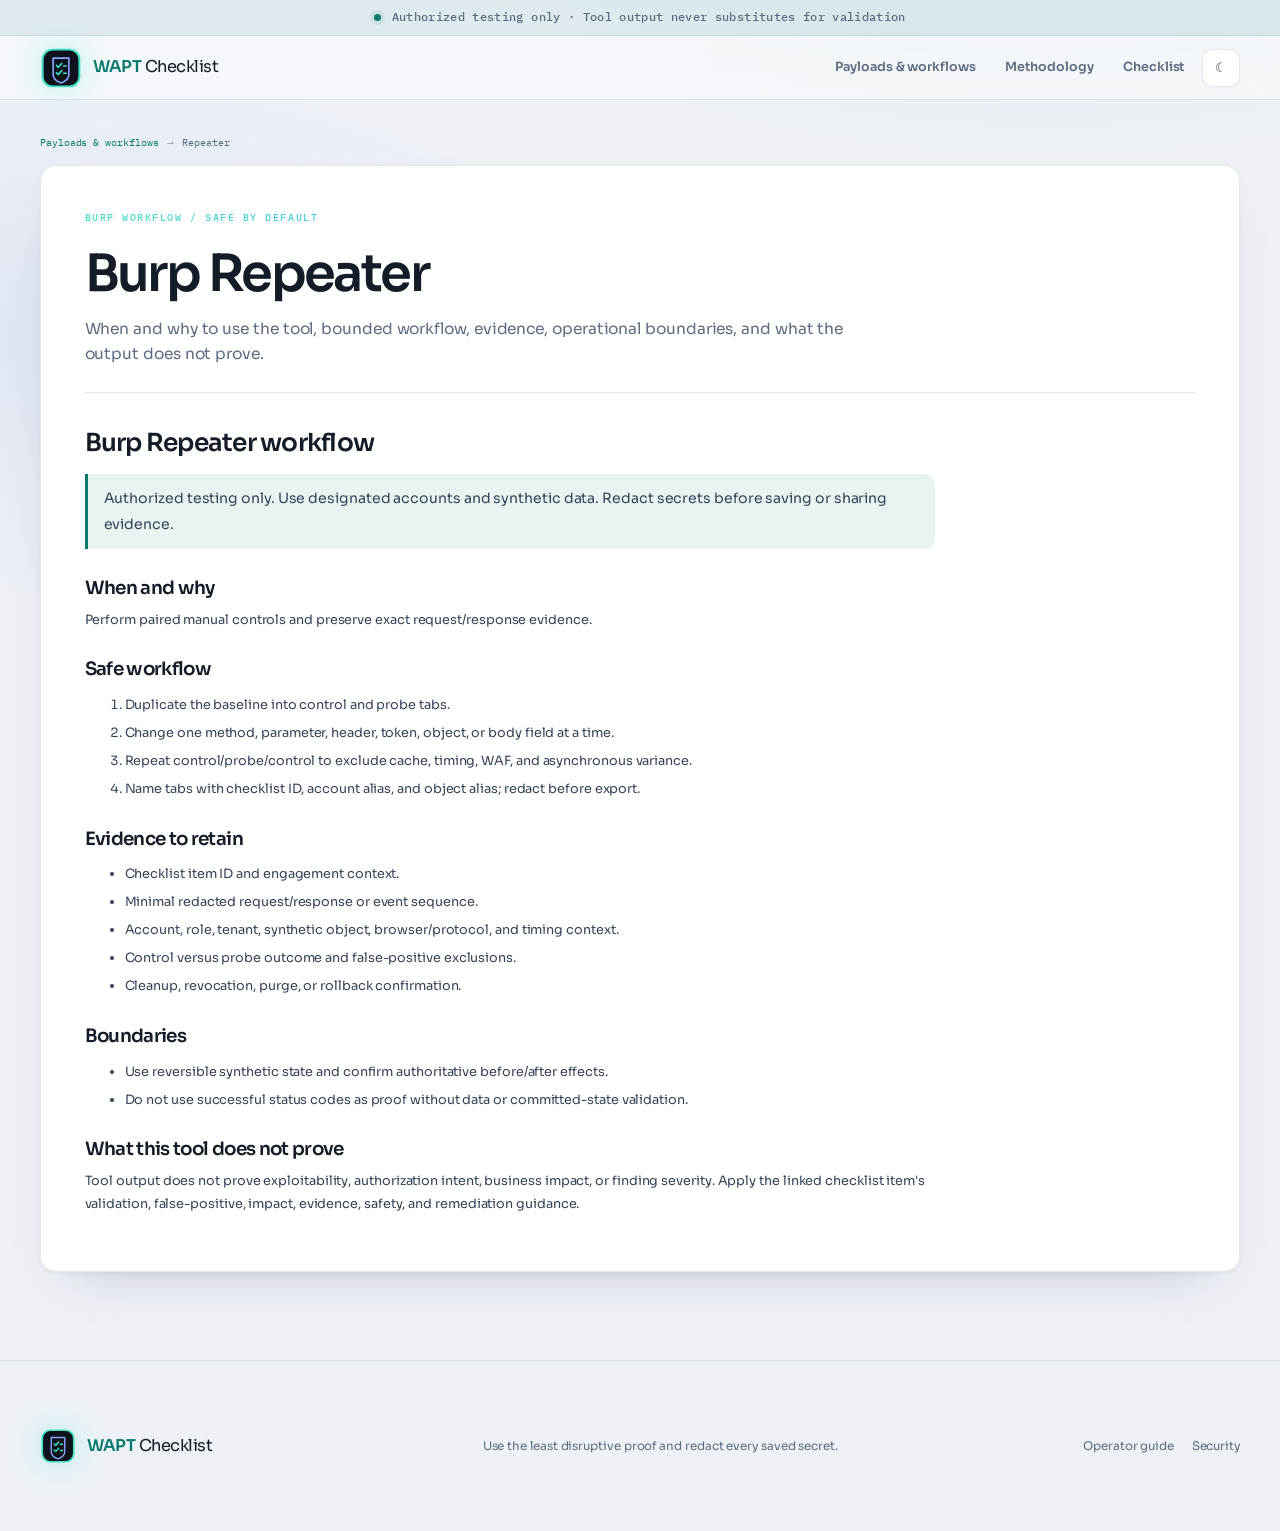
<file: workflow.html>
<!doctype html>
<html lang="en">
<head>
  <meta charset="utf-8">
  <meta name="viewport" content="width=device-width, initial-scale=1">
  <meta name="description" content="Safe Burp Suite workflow guidance for authorized WAPT engagements.">
  <meta name="theme-color" content="#07090d">
  <meta http-equiv="Content-Security-Policy" content="default-src 'self'; connect-src 'self'; script-src 'self'; style-src 'self'; img-src 'self' data:; font-src 'self'; frame-src 'none'; object-src 'none'; base-uri 'self'; form-action 'self'">
  <title>Burp workflow — WAPT Checklist</title>
  <link rel="icon" href="assets/logo.svg" type="image/svg+xml">
  <link rel="preload" href="assets/fonts/sora-400.woff2" as="font" type="font/woff2" crossorigin>
  <link rel="preload" href="assets/fonts/sora-600.woff2" as="font" type="font/woff2" crossorigin>
  <script src="js/ui/theme-boot.js?v=1.0.0-r22"></script>
  <link rel="stylesheet" href="css/styles.css?v=1.0.0-r22">
  <link rel="stylesheet" href="css/polish.css?v=1.0.0-r22">
<link rel="stylesheet" href="css/identity.css?v=1.0.0-r22">
  <script type="module" src="js/ui/workflow-page.js?v=1.0.0-r22"></script>
</head>
<body class="content-page">
  <a class="skip-link" href="#workflow-document">Skip to workflow</a>
  <div class="site-alert" role="note"><span class="status-dot" aria-hidden="true"></span> Authorized testing only · Tool output never substitutes for validation</div>
  <header class="site-header content-header"><a class="brand" href="index.html"><img src="assets/logo.svg" width="42" height="42" alt=""><span><strong>WAPT</strong> Checklist</span></a><nav class="header-nav"><a href="app.html#payloads">Payloads & workflows</a><a href="methodology.html">Methodology</a><a href="app.html#checklist">Checklist</a><button class="icon-button" type="button" data-theme-toggle aria-label="Switch color theme">◐</button></nav></header>
  <main class="workflow-document shell" id="workflow-document">
    <nav class="workflow-breadcrumb" aria-label="Breadcrumb"><a href="app.html#payloads">Payloads & workflows</a><span>→</span><span data-workflow-name>Burp workflow</span></nav>
    <article class="document-surface"><header class="document-title"><p class="eyebrow">BURP WORKFLOW / SAFE BY DEFAULT</p><h1 data-workflow-title>Loading…</h1><p>When and why to use the tool, bounded workflow, evidence, operational boundaries, and what the output does not prove.</p></header><div class="prose" data-workflow-content><p class="loading-line">Loading workflow…</p></div></article>
  </main>
  <footer class="site-footer"><div class="shell site-footer-grid"><div class="brand footer-brand"><img src="assets/logo.svg" width="36" height="36" alt=""><span><strong>WAPT</strong> Checklist</span></div><p>Use the least disruptive proof and redact every saved secret.</p><nav aria-label="Footer"><a href="docs.html?doc=operating">Operator guide</a><a href="docs.html?doc=security">Security</a></nav></div></footer>
</body>
</html>
</file>
<file: css/styles.css>
@font-face{font-family:Sora;src:url('../assets/fonts/sora-400.woff2') format('woff2');font-weight:400;font-style:normal;font-display:swap}
@font-face{font-family:Sora;src:url('../assets/fonts/sora-600.woff2') format('woff2');font-weight:600;font-style:normal;font-display:swap}
@font-face{font-family:'IBM Plex Mono';src:url('../assets/fonts/ibm-plex-mono-400.woff2') format('woff2');font-weight:400;font-style:normal;font-display:swap}
@font-face{font-family:'IBM Plex Mono';src:url('../assets/fonts/ibm-plex-mono-500.woff2') format('woff2');font-weight:500;font-style:normal;font-display:swap}

:root{
  color-scheme:dark;
  --paper:#07090d;--paper-2:#0a0e14;--surface:rgba(14,18,26,.78);--surface-2:rgba(21,27,38,.88);--surface-3:rgba(32,40,56,.92);
  --ink:#eef3f8;--ink-2:#c5ced8;--muted:#8b97a8;--brand:#3ee0c2;--brand-soft:rgba(62,224,194,.12);--accent-2:#8aa4ff;
  --high:#ff6b7a;--high-bg:rgba(255,107,122,.12);--high-line:rgba(255,107,122,.32);
  --med:#ffc857;--med-bg:rgba(255,200,87,.12);--med-line:rgba(255,200,87,.32);
  --low:#3ee0a6;--low-bg:rgba(62,224,166,.12);--low-line:rgba(62,224,166,.32);
  --info:#7aa2ff;--info-bg:rgba(122,162,255,.12);--info-line:rgba(122,162,255,.32);
  --line:rgba(197,206,216,.13);--line-strong:rgba(197,206,216,.22);--shadow:0 24px 70px rgba(0,0,0,.32);
  --radius:18px;--radius-sm:10px;--focus:0 0 0 4px rgba(62,224,194,.28);--section-space:clamp(4.75rem,7.5vw,6.5rem);
  --font-sans:Sora,ui-sans-serif,system-ui,-apple-system,"Segoe UI",sans-serif;
  --font-mono:'IBM Plex Mono',ui-monospace,"SF Mono",Menlo,Consolas,monospace;
}

:root[data-theme='light']{
  color-scheme:light;--paper:#f4f7fb;--paper-2:#edf2f7;--surface:rgba(255,255,255,.84);--surface-2:rgba(255,255,255,.94);--surface-3:rgba(234,240,247,.98);
  --ink:#101828;--ink-2:#344054;--muted:#5c6672;--brand:#087f6c;--brand-soft:rgba(8,127,108,.09);--accent-2:#344fb3;
  --high:#c41212;--high-bg:rgba(196,18,18,.08);--high-line:rgba(196,18,18,.25);
  --med:#a03e00;--med-bg:rgba(160,62,0,.08);--med-line:rgba(160,62,0,.24);
  --low:#016a3e;--low-bg:rgba(1,106,62,.08);--low-line:rgba(1,106,62,.24);
  --info:#175cd3;--info-bg:rgba(23,92,211,.08);--info-line:rgba(23,92,211,.24);
  --line:rgba(16,24,40,.11);--line-strong:rgba(16,24,40,.2);--shadow:0 24px 60px rgba(16,24,40,.13);
}

*{box-sizing:border-box}
html{scroll-behavior:smooth}
body{margin:0;background:var(--paper);color:var(--ink);font:400 15px/1.65 var(--font-sans);text-rendering:optimizeLegibility;transition:background-color .2s ease,color .2s ease}
body:not(.app-body){background-image:radial-gradient(circle at 76% 12%,rgba(62,224,194,.08),transparent 24rem),radial-gradient(circle at 20% 36%,rgba(138,164,255,.05),transparent 25rem)}
button,input{font:inherit}
a{color:inherit;text-decoration:none}
button,a,input{outline:none}a,button,input,select,textarea{transition:border-color .18s ease,background-color .18s ease,color .18s ease,box-shadow .18s ease,transform .18s ease}
button:focus-visible,a:focus-visible,input:focus-visible,[tabindex]:focus-visible{box-shadow:var(--focus);border-color:var(--brand)!important}
button{color:inherit}
img{display:block;max-width:100%}
code,kbd,.eyebrow,.context-kicker{font-family:var(--font-mono)}
kbd{padding:.1rem .38rem;border:1px solid var(--line-strong);border-radius:5px;background:var(--surface-3);font-size:.72rem;color:var(--muted)}
[hidden]{display:none!important}
.sr-only{position:absolute!important;width:1px;height:1px;padding:0;margin:-1px;overflow:hidden;clip:rect(0,0,0,0);white-space:nowrap;border:0}
.skip-link{position:fixed;z-index:1000;top:.75rem;left:.75rem;padding:.65rem 1rem;background:var(--brand);color:#05110f;border-radius:8px;transform:translateY(-180%);transition:transform .15s}
.skip-link:focus{transform:translateY(0)}
.shell{width:min(1180px,calc(100% - 40px));margin-inline:auto}

.site-alert{min-height:36px;display:flex;justify-content:center;align-items:center;gap:.65rem;padding:.4rem 1rem;background:var(--brand-soft);border-bottom:1px solid rgba(62,224,194,.18);color:var(--ink-2);font:500 .72rem/1.4 var(--font-mono);letter-spacing:.03em;text-align:center}
.status-dot{width:7px;height:7px;flex:0 0 auto;border-radius:50%;background:var(--brand);box-shadow:0 0 0 4px var(--brand-soft)}
.site-header{width:min(1180px,calc(100% - 40px));height:82px;margin:auto;display:flex;align-items:center;justify-content:space-between;border-bottom:1px solid var(--line)}
.brand{display:flex;align-items:center;gap:.7rem;font-size:1rem;letter-spacing:-.02em}
.brand span{white-space:nowrap}.brand strong{color:var(--brand);font-weight:600}.brand img{filter:drop-shadow(0 5px 14px rgba(62,224,194,.11))}
.header-nav{display:flex;align-items:center;gap:1.6rem;color:var(--ink-2);font-size:.82rem}
.header-nav a:hover,.site-footer a:hover,.sidebar-foot>a:hover{color:var(--brand)}
.icon-button{display:grid;place-items:center;width:38px;height:38px;padding:0;border:1px solid var(--line);border-radius:10px;background:var(--surface);cursor:pointer}
.icon-button:hover{border-color:var(--line-strong);background:var(--surface-3)}

.hero{min-height:600px;display:grid;grid-template-columns:1.03fr .97fr;gap:clamp(2.5rem,5vw,4.5rem);align-items:center;padding-block:clamp(4rem,6vw,4.75rem)}
.eyebrow{margin:0 0 1.15rem;color:var(--muted);font-size:.69rem;font-weight:500;letter-spacing:.16em;text-transform:uppercase}.eyebrow span{color:var(--brand)}
h1,h2,h3,p{margin-top:0}h1,h2,h3{line-height:1.12;letter-spacing:-.035em}
.hero h1{max-width:720px;margin-bottom:1.35rem;font-size:clamp(2.85rem,5vw,4.65rem);font-weight:600;text-wrap:balance}.hero h1 em{color:var(--brand);font-style:normal}
.hero-lede{max-width:650px;margin-bottom:2rem;color:var(--ink-2);font-size:1.08rem;line-height:1.78}
.hero-actions{display:flex;flex-wrap:wrap;gap:.75rem;margin-bottom:1.2rem}
.button{min-height:46px;display:inline-flex;justify-content:center;align-items:center;gap:.8rem;padding:.75rem 1.15rem;border:1px solid var(--line-strong);border-radius:var(--radius-sm);background:var(--surface);font-size:.82rem;font-weight:600;cursor:pointer}
.button:hover{transform:translateY(-1px);border-color:var(--brand)}.button-primary{background:var(--brand);border-color:var(--brand);color:#04120f}.button-primary:hover{background:#6bead2}.button-secondary{background:var(--surface-2)}.button-quiet{background:transparent;color:var(--ink-2)}
.privacy-note{display:flex;align-items:center;gap:.55rem;color:var(--muted);font:400 .72rem/1.5 var(--font-mono)}.privacy-note span{color:var(--brand);font-size:.55rem}
.hero-visual{position:relative;min-height:430px;display:grid;place-items:center;isolation:isolate}
.hero-visual:before{content:"";position:absolute;width:min(420px,90%);height:min(420px,90%);border:1px solid rgba(62,224,194,.1);border-radius:50%;box-shadow:0 0 80px rgba(62,224,194,.06);pointer-events:none}
.hero-preview{position:relative;z-index:1;width:min(420px,100%);border:1px solid var(--line);border-left:3px solid var(--brand);border-radius:12px;background:var(--surface);box-shadow:var(--shadow);overflow:hidden}
.hero-preview-head{padding:1rem 1.1rem .85rem}
.hero-preview-kicker{display:flex;justify-content:space-between;align-items:center;gap:.6rem;margin-bottom:.35rem}
.hero-preview-kicker .micro-label{margin:0}
.hero-preview-head h2{margin:0 0 .2rem;font-size:1.2rem;letter-spacing:-.03em}
.hero-preview-head>p{margin:0;color:var(--ink-2);font:400 .68rem/1.5 var(--font-mono)}
.hero-preview-head .assessment-chips{margin:.5rem 0 .15rem}
.hero-preview-head .assessment-stats{margin:.55rem 0 0}
.hero-preview-surface{border-top:1px solid var(--line)}
.hero-preview-surface>header{display:flex;justify-content:space-between;align-items:baseline;padding:.5rem .95rem;background:var(--surface-3)}
.hero-preview-surface>header .micro-label{margin:0}
.hero-preview-surface>header span:last-child{color:var(--brand);font:500 .62rem var(--font-mono)}
.hero-preview-surface ul{margin:0;padding:.15rem 0 .25rem;list-style:none}
.hero-preview-surface li{display:flex;align-items:flex-start;gap:.6rem;padding:.4rem .95rem;color:var(--ink-2);font-size:.76rem}
.hero-preview-surface li small{display:block;margin-top:.1rem;color:var(--muted);font:400 .58rem var(--font-mono)}
.hero-preview-mark{width:1.05rem;color:var(--muted);font-family:var(--font-mono)}
.hero-preview-surface li.is-next{background:var(--brand-soft);color:var(--ink)}
.hero-preview-surface li.is-next .hero-preview-mark{color:var(--brand)}
.hero-preview-surface li.is-next strong{font-size:.78rem}

/* Purposeful motion: quiet orientation cues, never required to understand or use the interface. */
::selection{background:rgba(62,224,194,.28);color:var(--ink)}
@keyframes rise-in{from{opacity:0;transform:translateY(16px)}to{opacity:1;transform:translateY(0)}}
@keyframes visual-in{from{opacity:0;transform:translate3d(24px,10px,0) scale(.98)}to{opacity:1;transform:translate3d(0,0,0) scale(1)}}
@keyframes view-in{from{opacity:0;transform:translateY(8px)}to{opacity:1;transform:translateY(0)}}
@keyframes status-pulse{0%,100%{box-shadow:0 0 0 4px var(--brand-soft)}50%{box-shadow:0 0 0 7px transparent}}
.hero-copy>*{animation:rise-in .58s cubic-bezier(.2,.7,.2,1) both}.hero-copy>.eyebrow{animation-delay:.04s}.hero-copy>h1{animation-delay:.1s}.hero-copy>.hero-lede{animation-delay:.17s}.hero-copy>.hero-actions{animation-delay:.24s}.hero-copy>.privacy-note{animation-delay:.31s}
.hero-visual{animation:visual-in .72s .18s cubic-bezier(.2,.7,.2,1) both}.hero-preview{animation:rise-in .6s .22s cubic-bezier(.2,.7,.2,1) both}.status-dot{animation:status-pulse 2.8s ease-in-out infinite}
.content-page .site-header,.document-layout,.workflow-document{animation:rise-in .48s cubic-bezier(.2,.7,.2,1) both}.document-layout,.workflow-document{animation-delay:.08s}.method-hero>div:first-child{animation:rise-in .58s .05s cubic-bezier(.2,.7,.2,1) both}.method-model{animation:visual-in .65s .14s cubic-bezier(.2,.7,.2,1) both}.view:not([hidden]){animation:view-in .28s ease both}

.stats-band{border-block:1px solid var(--line);background:rgba(14,18,26,.35)}
:root[data-theme='light'] .stats-band{background:rgba(255,255,255,.45)}
.stats{min-height:126px;display:grid;grid-template-columns:repeat(4,1fr)}.stat{display:flex;flex-direction:column;justify-content:center;align-items:center;border-right:1px solid var(--line)}.stat:first-child{border-left:1px solid var(--line)}.stat strong{color:var(--brand);font:500 2rem/1 var(--font-mono)}.stat span{margin-top:.5rem;color:var(--muted);font-size:.72rem;text-transform:uppercase;letter-spacing:.08em}
.section{padding-block:var(--section-space)}.section-heading{max-width:710px;margin-bottom:clamp(2rem,4vw,3rem)}.section h2{margin-bottom:1rem;font-size:clamp(2rem,4vw,3.5rem)}.section-heading>p:last-child{color:var(--muted);font-size:1rem}
.feature-grid{display:grid;grid-template-columns:repeat(3,1fr);gap:1rem}.feature-card{min-height:285px;padding:1.6rem;border:1px solid var(--line);border-radius:var(--radius);background:linear-gradient(150deg,var(--surface-2),var(--surface));transition:border-color .2s,transform .2s}.feature-card:hover{border-color:rgba(62,224,194,.35);transform:translateY(-3px)}.feature-number{font:500 .68rem var(--font-mono);color:var(--brand)}.feature-card h3{margin:3.35rem 0 .8rem;font-size:1.3rem}.feature-card p{color:var(--muted);font-size:.84rem}.feature-card a{display:inline-block;margin-top:1rem;color:var(--brand);font-size:.78rem;font-weight:600}
.principles-section{border-top:1px solid var(--line);background:linear-gradient(90deg,rgba(62,224,194,.025),transparent)}.principles-layout{display:grid;grid-template-columns:.8fr 1.2fr;gap:7rem}.principle-list{list-style:none;padding:0;margin:0}.principle-list li{display:grid;grid-template-columns:50px 1fr;gap:1rem;padding:1.4rem 0;border-top:1px solid var(--line)}.principle-list>li>span{color:var(--brand);font:500 .7rem var(--font-mono)}.principle-list strong{font-size:1rem}.principle-list p{margin:.35rem 0 0;color:var(--muted);font-size:.82rem}
.site-footer{min-height:180px;display:grid;grid-template-columns:1fr 1.4fr auto;gap:3rem;align-items:center;border-top:1px solid var(--line);color:var(--muted);font-size:.72rem}.site-footer p{margin:0}.site-footer nav{display:flex;gap:1.1rem}.footer-brand{color:var(--ink)}

/* Application shell */
.app-body{min-height:100vh;overflow-x:hidden;background:var(--paper-2)}
.app-layout{min-height:100vh;display:grid;grid-template-columns:272px minmax(0,1fr)}
.sidebar{position:sticky;top:0;height:100vh;z-index:30;display:flex;flex-direction:column;padding:.8rem .65rem;background:var(--paper);border-right:1px solid var(--line);overflow-y:auto;scrollbar-width:thin}.sidebar-top{display:flex;align-items:center;justify-content:space-between;padding:.2rem .35rem .6rem}.sidebar-close{display:none}.app-nav,.category-nav{margin-top:.7rem}.nav-label-row{display:flex;justify-content:space-between;align-items:center}.nav-label-row>span{color:var(--muted);font:400 .64rem var(--font-mono)}.nav-label{margin:.25rem .7rem .55rem;color:var(--muted);font:500 .61rem var(--font-mono);text-transform:uppercase;letter-spacing:.13em}
.app-nav a,.category-list a{display:flex;align-items:center;gap:.7rem;min-height:36px;padding:.4rem .6rem;border:1px solid transparent;border-radius:9px;color:var(--muted);font-size:.76rem}.app-nav a>span{width:18px;color:var(--ink-2);font-family:var(--font-mono);text-align:center}.app-nav a small{margin-left:auto;padding:.05rem .3rem;border-radius:4px;background:var(--surface-3);font:400 .52rem var(--font-mono)}.app-nav a:hover,.category-list a:hover{color:var(--ink);background:var(--surface)}.app-nav a[aria-current='page']{color:var(--brand);border-color:rgba(62,224,194,.17);background:var(--brand-soft)}.app-nav a[aria-current='page']>span{color:var(--brand)}
.category-list{display:grid;gap:.1rem}.category-list a{min-height:30px;padding:.3rem .6rem}.category-list a span:first-child{width:22px;color:var(--muted);font:400 .57rem var(--font-mono)}.category-list a strong{overflow:hidden;text-overflow:ellipsis;white-space:nowrap;font-weight:400}.category-list a em{margin-left:auto;color:var(--muted);font:400 .59rem var(--font-mono);font-style:normal}.loading-line{margin:.7rem;color:var(--muted);font-size:.7rem}.sidebar-foot{margin-top:auto;padding-top:1rem}.local-card{display:flex;align-items:center;gap:.65rem;padding:.8rem;border:1px solid rgba(62,224,194,.16);border-radius:10px;background:var(--brand-soft)}.local-card>span{color:var(--brand);font-size:.55rem}.local-card strong,.local-card small{display:block}.local-card strong{font-size:.67rem}.local-card small{color:var(--muted);font-size:.58rem}.sidebar-foot>a{display:flex;justify-content:space-between;margin:.8rem .6rem 0;color:var(--muted);font-size:.65rem}.sidebar-scrim{position:fixed;z-index:25;inset:0;background:rgba(0,0,0,.64);backdrop-filter:blur(2px)}
.workspace{min-width:0;min-height:100vh}.authorization-bar{height:26px;display:flex;align-items:center;justify-content:center;gap:.55rem;background:var(--brand-soft);border-bottom:1px solid rgba(62,224,194,.14);color:var(--muted);font:400 .6rem var(--font-mono)}.authorization-bar .status-dot{width:5px;height:5px}.authorization-bar>span:not(.status-dot){opacity:.5}
.workspace-header{position:sticky;z-index:20;top:0;height:64px;display:flex;align-items:center;gap:1rem;padding:0 clamp(1.2rem,4vw,3.6rem);background:color-mix(in srgb,var(--paper-2) 90%,transparent);border-bottom:1px solid var(--line);backdrop-filter:blur(16px)}.mobile-menu{display:none}.engagement-identity{display:grid}.engagement-identity strong{font-size:.8rem}.engagement-identity small{color:var(--muted);font:400 .6rem var(--font-mono)}.context-kicker{color:var(--brand);font-size:.52rem;letter-spacing:.12em}.workspace-actions{display:flex;align-items:center;gap:.55rem;margin-left:auto}.search-trigger{height:38px;display:flex;align-items:center;gap:.65rem;padding:0 .7rem;border:1px solid var(--line);border-radius:9px;background:var(--surface);color:var(--muted);font-size:.68rem;cursor:pointer}.search-trigger kbd{margin-left:.8rem}
.view{max-width:1240px;margin:auto;padding:clamp(.9rem,1.8vw,1.3rem) clamp(.9rem,2.4vw,1.8rem)}.view-heading{display:flex;justify-content:space-between;align-items:end;gap:1.2rem;margin-bottom:.8rem}.view-heading h1{margin:0 0 .2rem;font-size:clamp(1.3rem,2vw,1.8rem)}.view-heading p:last-child{max-width:820px;margin:0;color:var(--muted);font-size:.73rem;line-height:1.45}.compact-heading{margin-bottom:.45rem}.view-intro{max-width:800px;margin-bottom:1.1rem;color:var(--muted);font-size:.8rem}.category-rationale{max-width:760px;margin:.5rem 0 0;padding:.4rem .7rem;border-left:2px solid var(--brand);background:var(--brand-soft);color:var(--ink-2);font-size:.72rem;line-height:1.6}
.dashboard-grid{display:grid;grid-template-columns:repeat(4,1fr);gap:.6rem;margin-bottom:.65rem}.metric-card{padding:.8rem;border:1px solid var(--line);border-radius:var(--radius-sm);background:var(--surface)}.metric-card span,.metric-card small{display:block;color:var(--muted);font-size:.65rem}.metric-card strong{display:block;margin:.35rem 0 .1rem;color:var(--brand);font:500 1.35rem var(--font-mono)}
.panel{padding:1rem;border:1px solid var(--line);border-radius:var(--radius);background:var(--surface)}.empty-panel{min-height:200px;display:flex;flex-direction:column;align-items:center;justify-content:center;text-align:center}.empty-icon{display:grid;place-items:center;width:52px;height:52px;margin-bottom:1.1rem;border:1px solid rgba(62,224,194,.23);border-radius:14px;background:var(--brand-soft);color:var(--brand);font:500 1.3rem var(--font-mono)}.empty-panel h2{margin-bottom:.6rem;font-size:1.25rem}.empty-panel p{max-width:550px;color:var(--muted);font-size:.8rem}.empty-panel a{color:var(--brand);font-size:.76rem;font-weight:600}
.catalog-grid{display:grid;grid-template-columns:repeat(3,1fr);gap:.8rem}.category-card{display:flex;flex-direction:column;min-height:155px;padding:1.15rem;border:1px solid var(--line);border-radius:12px;background:var(--surface)}.category-card:hover{border-color:rgba(62,224,194,.25)}.category-card>span{color:var(--brand);font:500 .59rem var(--font-mono)}.category-card h2{margin:.7rem 0 .4rem;font-size:.9rem}.category-card p{margin:0;color:var(--muted);font-size:.68rem}.category-card footer{display:flex;justify-content:space-between;margin-top:auto;padding-top:.8rem;color:var(--muted);font:400 .58rem var(--font-mono)}
.search-placeholder{max-width:800px}.search-placeholder label{display:block;margin-bottom:.7rem;font-size:.75rem}.search-field{height:52px;display:flex;align-items:center;gap:.7rem;padding:0 1rem;border:1px solid var(--line-strong);border-radius:10px;background:var(--paper)}.search-field input{min-width:0;flex:1;border:0;background:transparent;color:var(--ink)}.search-field input::placeholder{color:var(--muted)}.search-placeholder>p{margin:1rem 0 0;color:var(--muted);font-size:.72rem}
.workspace-footer{display:flex;justify-content:space-between;max-width:1240px;margin:auto;padding:.8rem clamp(1.2rem,4vw,3.6rem);border-top:1px solid var(--line);color:var(--muted);font:400 .58rem var(--font-mono)}

/* Wizard */
.wizard-shell{border:1px solid var(--line);border-radius:var(--radius);background:linear-gradient(145deg,var(--surface-2),var(--surface));box-shadow:0 16px 50px rgba(0,0,0,.12);overflow:clip}.wizard-progress{height:4px;background:var(--line);overflow:hidden}.wizard-progress progress{display:block;width:100%;height:4px;border:0;background:transparent;appearance:none}.wizard-progress progress::-webkit-progress-bar{background:transparent}.wizard-progress progress::-webkit-progress-value{background:linear-gradient(90deg,var(--brand),var(--accent-2));transition:width .25s ease}.wizard-progress progress::-moz-progress-bar{background:linear-gradient(90deg,var(--brand),var(--accent-2));transition:width .25s ease}.wizard-meta{display:flex;justify-content:space-between;padding:1rem 1.4rem 0;color:var(--muted);font:500 .6rem var(--font-mono);letter-spacing:.07em}.wizard-body{padding:clamp(1rem,2.2vw,1.6rem) clamp(1rem,2.4vw,1.8rem)}.wizard-question{max-width:850px}.wizard-question h2{margin-bottom:.65rem;font-size:clamp(1.45rem,3vw,2.15rem)}.wizard-question>p{margin-bottom:1.7rem;color:var(--muted);font-size:.82rem}.wizard-step-id{display:block;margin-bottom:.75rem;color:var(--brand);font:500 .61rem var(--font-mono);letter-spacing:.12em}.option-grid{display:grid;grid-template-columns:repeat(2,minmax(0,1fr));gap:.7rem}.option-card{position:relative;min-height:70px;display:flex;align-items:center;gap:.8rem;padding:.85rem 1rem;border:1px solid var(--line);border-radius:10px;background:var(--surface);cursor:pointer}.option-card:hover{border-color:var(--line-strong);background:var(--surface-3)}.option-card:has(input:checked){border-color:rgba(62,224,194,.5);background:var(--brand-soft)}.option-card input{position:absolute;opacity:0;pointer-events:none}.option-card:has(input:focus-visible){border-color:var(--brand);box-shadow:var(--focus)}.option-control{width:19px;height:19px;flex:0 0 auto;display:grid;place-items:center;border:1px solid var(--line-strong);border-radius:50%;background:var(--paper)}.option-card[data-multi] .option-control{border-radius:5px}.option-card input:checked+.option-control{border-color:var(--brand);background:var(--brand)}.option-card input:checked+.option-control:after{content:"✓";color:#06120f;font:bold 12px var(--font-sans)}.option-copy strong,.option-copy small{display:block}.option-copy strong{font-size:.77rem}.option-copy small{margin-top:.13rem;color:var(--muted);font-size:.62rem}
.wizard-footer{display:flex;justify-content:space-between;align-items:center;padding:1rem 1.4rem;border-top:1px solid var(--line)}.wizard-footer-actions{display:flex;gap:.6rem}.wizard-skip{border:0;background:transparent;color:var(--muted);font-size:.7rem;cursor:pointer}.wizard-skip:hover{color:var(--ink)}
.target-fields{display:grid;gap:1rem;max-width:760px}.field-group label{display:block;margin-bottom:.42rem;color:var(--ink-2);font-size:.7rem}.field-group input{width:100%;height:48px;padding:0 .9rem;border:1px solid var(--line-strong);border-radius:9px;background:var(--paper);color:var(--ink)}.field-group small{display:block;margin-top:.4rem;color:var(--muted);font-size:.6rem}.preset-heading{margin:2.1rem 0 .8rem;color:var(--muted);font:500 .62rem var(--font-mono);letter-spacing:.1em}.preset-grid{display:grid;grid-template-columns:repeat(2,1fr);gap:.7rem}.preset-card{min-height:100px;padding:1rem;border:1px solid var(--line);border-radius:10px;background:var(--surface);text-align:left;cursor:pointer}.preset-card:hover,.preset-card[aria-pressed='true']{border-color:rgba(62,224,194,.45);background:var(--brand-soft)}.preset-card strong,.preset-card span{display:block}.preset-card strong{margin-bottom:.3rem;font-size:.74rem}.preset-card span{color:var(--muted);font-size:.62rem}.preset-card em{display:block;margin-bottom:.5rem;color:var(--brand);font:500 .56rem var(--font-mono);font-style:normal}.hint-list{display:flex;flex-wrap:wrap;gap:.4rem;margin:.7rem 0 0;padding:0;list-style:none}.hint-list li{padding:.25rem .48rem;border:1px solid var(--info-line);border-radius:6px;background:var(--info-bg);color:var(--info);font:400 .57rem var(--font-mono)}
.wizard-summary{display:grid;grid-template-columns:1fr 1fr;gap:2rem}.summary-context{display:grid;gap:.45rem}.summary-row{display:flex;justify-content:space-between;align-items:center;gap:1rem;padding:.4rem 0;border-bottom:1px solid var(--line);font-size:.7rem}.summary-row span{color:var(--muted)}.summary-row strong{max-width:60%;font:500 .64rem var(--font-mono);text-align:right}.summary-message{padding:1.2rem;border:1px solid rgba(62,224,194,.2);border-radius:12px;background:var(--brand-soft)}.summary-message strong{display:block;margin-bottom:.45rem}.summary-message p{margin:0;color:var(--muted);font-size:.72rem}.completion-note{margin-top:1rem;color:var(--muted);font-size:.62rem}

@media (max-width:1050px){.hero{grid-template-columns:1fr;gap:1rem;padding-block:60px}.hero-copy{max-width:820px}.hero-visual{min-height:auto;padding-bottom:1rem}.hero-preview{width:min(420px,100%)}.feature-grid{grid-template-columns:1fr 1fr}.feature-card:last-child{grid-column:span 2}.principles-layout{gap:3rem}.catalog-grid{grid-template-columns:repeat(2,1fr)}}
@media (max-width:820px){.header-nav a:not(:first-child){display:none}.stats{grid-template-columns:repeat(2,1fr)}.stat:nth-child(3){border-left:1px solid var(--line)}.stat:nth-child(-n+2){border-bottom:1px solid var(--line)}.principles-layout{grid-template-columns:1fr}.site-footer{grid-template-columns:1fr;padding-block:2.5rem;gap:1.2rem}.app-layout{display:block}.sidebar{position:fixed;left:0;transform:translateX(-102%);width:min(88vw,300px);transition:transform .2s ease}.sidebar[data-open='true']{transform:translateX(0)}.sidebar-close,.mobile-menu{display:grid}.dashboard-grid{grid-template-columns:repeat(2,1fr)}.wizard-summary{grid-template-columns:1fr}.workspace-header{padding-inline:1rem}.authorization-bar{font-size:.62rem}.view{padding-inline:1rem}.catalog-grid{grid-template-columns:1fr 1fr}}
@media (max-width:600px){.shell,.site-header{width:min(100% - 28px,1180px)}.site-header{height:70px}.header-nav{gap:.7rem}.hero{min-height:auto;padding-block:48px}.hero h1{font-size:clamp(2.35rem,11vw,3.35rem)}.hero-lede{font-size:.95rem}.hero-actions{display:grid}.button{width:100%}.hero-visual{min-height:auto}.hero-preview{width:100%}.stats{min-height:200px}.stat strong{font-size:1.55rem}.section{padding-block:68px}.feature-grid{grid-template-columns:1fr}.feature-card:last-child{grid-column:auto}.feature-card{min-height:250px}.feature-card h3{margin-top:3rem}.principles-layout{gap:2rem}.site-footer nav{flex-wrap:wrap}.view-heading{align-items:start;flex-direction:column}.compact-heading{flex-direction:row;align-items:center}.compact-heading .button{width:auto}.workspace-actions .search-trigger{width:38px;padding:0;justify-content:center}.search-trigger:not(:focus) :not(:first-child){display:none}.dashboard-grid{grid-template-columns:1fr 1fr}.catalog-grid,.option-grid,.preset-grid{grid-template-columns:1fr}.wizard-footer{padding:.8rem}.wizard-footer .button{width:auto}.wizard-meta{padding-inline:.9rem}.authorization-bar>span:not(.status-dot){display:none}.workspace-footer{flex-direction:column;gap:.35rem}}
@media (prefers-reduced-motion:reduce){html{scroll-behavior:auto}*,*:before,*:after{scroll-behavior:auto!important;transition-duration:.01ms!important;animation:none!important}.button:hover,.feature-card:hover,.method-category:hover,.workflow-timeline li:hover{transform:none!important}}

/* Phase 5 engagement workspace */
.heading-actions,.panel-actions,.panel-heading,.heading-actions{display:flex;align-items:center;gap:.55rem}.heading-actions{flex-wrap:wrap;justify-content:flex-end}.heading-actions .button,.panel-actions .button{min-height:38px;padding:.5rem .75rem;font-size:.68rem}
.dashboard-columns{display:grid;grid-template-columns:1.1fr .9fr;gap:.65rem;margin:.7rem 0}.dashboard-panel{padding:.85rem}.panel-heading{justify-content:space-between;margin-bottom:.65rem}.panel-heading h2{margin:0;font-size:1.05rem}.panel-heading .eyebrow{margin-bottom:.35rem}.findings-panel{margin-bottom:1rem}.progress-list{display:grid;gap:.45rem}.progress-row{display:grid;gap:.35rem;padding:.5rem;border-radius:8px}.progress-row:hover{background:var(--surface-3)}.progress-label{display:flex;justify-content:space-between;gap:1rem;font-size:.68rem}.progress-label span{color:var(--muted);font-family:var(--font-mono)}.progress-row progress{width:100%;height:6px;border:0;border-radius:20px;overflow:hidden;background:var(--line);appearance:none}.progress-row progress::-webkit-progress-bar{background:var(--line)}.progress-row progress::-webkit-progress-value{background:var(--brand)}.progress-row progress::-moz-progress-bar{background:var(--brand)}
.suggested-row{display:flex;align-items:flex-start;gap:.7rem;padding:.5rem 0;border-bottom:1px solid var(--line)}.suggested-row:last-child{border:0}.suggested-row>div{min-width:0}.suggested-row strong,.suggested-row small{display:block}.suggested-row strong{font-size:.72rem;line-height:1.35}.suggested-row small{margin-top:.2rem;color:var(--muted);font-size:.58rem}.empty-copy{margin:0;color:var(--muted);font-size:.72rem}.findings-table{width:100%;border-collapse:collapse;font-size:.67rem}.findings-table th,.findings-table td{padding:.65rem;text-align:left;border-bottom:1px solid var(--line);vertical-align:top}.findings-table th{color:var(--muted);font:500 .58rem var(--font-mono);text-transform:uppercase}.findings-table a{color:var(--brand);font-family:var(--font-mono)}.import-message{min-height:1.2rem;margin:.7rem 0 0;color:var(--brand);font-size:.65rem}
.filter-panel{padding:.7rem;margin-bottom:.6rem}.filter-grid{display:grid;grid-template-columns:2fr repeat(5,minmax(110px,1fr));gap:.65rem;align-items:end}.filter-field{display:grid;gap:.3rem;min-width:0}.filter-field>span{color:var(--muted);font:500 .56rem var(--font-mono);text-transform:uppercase;letter-spacing:.06em}.filter-field input,.filter-field select,.status-select,.notes-section textarea{width:100%;border:1px solid var(--line-strong);border-radius:8px;background:var(--paper);color:var(--ink)}.filter-field input,.filter-field select{height:40px;padding:0 .65rem;font-size:.67rem}.filter-search{grid-column:span 2}.filter-reset{min-height:40px;padding:.4rem .65rem;font-size:.64rem}.result-summary{margin:.45rem 0;color:var(--muted);font:400 .62rem var(--font-mono)}.test-list{display:grid;gap:.6rem}.test-card{border:1px solid var(--line);border-left:3px solid var(--line-strong);border-radius:12px;background:var(--surface);overflow:hidden}.test-card.severity-critical,.test-card.severity-high{border-left-color:var(--high)}.test-card.severity-medium{border-left-color:var(--med)}.test-card.severity-low{border-left-color:var(--low)}.test-card.severity-informational{border-left-color:var(--info)}.test-card-header{display:flex;justify-content:space-between;gap:1rem;padding:1rem}.test-identity{min-width:0}.test-identity h3{margin:.55rem 0 .35rem;font-size:.95rem;letter-spacing:-.02em}.test-objective{margin:0;max-width:900px;color:var(--muted);font-size:.7rem}.chip-row{display:flex;flex-wrap:wrap;gap:.3rem}.chip{display:inline-flex;align-items:center;min-height:21px;padding:.12rem .42rem;border:1px solid var(--line);border-radius:100px;color:var(--muted);background:var(--surface-3);font:500 .56rem var(--font-mono);text-transform:uppercase}.id-chip{color:var(--brand);border-color:rgba(62,224,194,.25);background:var(--brand-soft);text-transform:none}.severity-chip.critical,.severity-chip.high{color:var(--high);border-color:var(--high-line);background:var(--high-bg)}.severity-chip.medium{color:var(--med);border-color:var(--med-line);background:var(--med-bg)}.severity-chip.low{color:var(--low);border-color:var(--low-line);background:var(--low-bg)}.severity-chip.informational{color:var(--info);border-color:var(--info-line);background:var(--info-bg)}.applicability-chip.active{color:var(--low)}.applicability-chip.confirm{color:var(--med)}.applicability-chip.na_context{color:var(--muted)}.blocked-chip{color:var(--high)}.test-controls{flex:0 0 175px}.status-select{height:38px;padding:0 .55rem;font-size:.62rem}.applicability-reason{padding:.5rem 1rem;border-top:1px solid var(--line);border-bottom:1px solid var(--line);background:var(--surface-3);color:var(--muted);font:400 .57rem var(--font-mono)}
.method-details>summary{padding:.65rem 1rem;border-top:1px solid var(--line);color:var(--brand);font-size:.67rem;cursor:pointer;list-style-position:inside}.method-body{display:grid;gap:.7rem;padding:.7rem;border-top:1px solid var(--line)}.method-section{min-width:0;padding:.85rem;border:1px solid var(--line);border-radius:9px;background:var(--paper)}.method-section h4{margin:0 0 .55rem;color:var(--ink-2);font-size:.7rem}.method-section p,.method-section li{color:var(--muted);font-size:.68rem}.method-section p:last-child,.method-section ul,.method-section ol{margin-bottom:0}.method-section ul,.method-section ol{padding-left:1.25rem}.method-section pre{max-width:100%;overflow:auto;padding:.8rem;border-radius:7px;background:#05070a;color:#dbe7e4;font:400 .62rem/1.6 var(--font-mono);white-space:pre-wrap}.behavior-grid{display:grid;grid-template-columns:1fr 1fr;gap:.85rem}.example-block+.example-block{margin-top:.7rem}.example-label{display:block;margin:.4rem 0;color:var(--brand);font:500 .55rem var(--font-mono)}.variant-box{padding:.7rem;border-left:2px solid var(--accent-2);background:var(--surface-3)}.variant-box+.variant-box{margin-top:.6rem}.variant-box>strong{font:500 .58rem var(--font-mono);color:var(--accent-2)}.variant-box .method-section{padding:.5rem 0;border:0;background:transparent}.method-note,.mapping-line{font-family:var(--font-mono)}.notes-section label>span{display:block;margin-bottom:.45rem;font-size:.68rem}.notes-section textarea{padding:.7rem;resize:vertical;font-size:.68rem;line-height:1.5}.retest-control{display:flex!important;align-items:center;gap:.4rem;margin:.65rem 0;font-size:.68rem}.retest-control input{width:auto}.notes-section .button{width:auto;min-height:36px;margin-top:.55rem;font-size:.63rem}
select:focus-visible,textarea:focus-visible{box-shadow:var(--focus);border-color:var(--brand)!important;outline:none}
@media (max-width:1150px){.filter-grid{grid-template-columns:repeat(4,1fr)}.filter-search{grid-column:span 2}}
@media (max-width:820px){.dashboard-columns{grid-template-columns:1fr}.filter-grid{grid-template-columns:repeat(2,1fr)}.panel-heading{align-items:flex-start;flex-direction:column}.panel-actions{flex-wrap:wrap}.findings-table{display:block;overflow-x:auto}.test-card-header{flex-direction:column}.test-controls{flex:auto;width:100%}.behavior-grid{grid-template-columns:1fr}}
@media (max-width:600px){.heading-actions{width:100%}.heading-actions .button{width:100%}.filter-grid{grid-template-columns:1fr}.filter-search{grid-column:auto}.test-card-header{padding:.8rem}.method-body{padding:.7rem}.panel-actions .button{width:auto}.dashboard-panel{padding:.85rem}}
.method-section-heading{display:flex;align-items:center;justify-content:space-between;gap:.7rem;margin-bottom:.55rem}.method-section-heading h4{margin:0}.copy-button{padding:.15rem .4rem;border:1px solid var(--line);border-radius:5px;background:var(--surface-3);color:var(--muted);font:500 .52rem var(--font-mono);cursor:pointer}.copy-button:hover{color:var(--brand);border-color:rgba(62,224,194,.35)}

/* Phase 7 chains, payloads, and workflows */
.chain-browser{display:grid;grid-template-columns:repeat(2,minmax(0,1fr));gap:1rem}.chain-card{border:1px solid var(--line);border-radius:14px;background:var(--surface);overflow:hidden}.chain-header{padding:1.1rem;border-bottom:1px solid var(--line)}.chain-header h2{margin:.65rem 0 .45rem;font-size:1.05rem}.chain-header p{margin:0;color:var(--muted);font-size:.7rem}.chain-graph{margin:0;padding:1rem 1rem 1rem 1.2rem;list-style:none}.chain-node{position:relative;display:flex;gap:.75rem;padding:.65rem 0}.chain-node:not(:last-child):after{content:"";position:absolute;left:14px;top:38px;bottom:-5px;border-left:1px dashed var(--line-strong)}.chain-node-number{position:relative;z-index:1;width:29px;height:29px;flex:0 0 auto;display:grid;place-items:center;border:1px solid rgba(62,224,194,.3);border-radius:50%;background:var(--paper);color:var(--brand);font:500 .55rem var(--font-mono)}.chain-node a,.chain-node strong,.chain-node small{display:block}.chain-node a{color:var(--brand);font:500 .58rem var(--font-mono)}.chain-node strong{margin:.15rem 0;font-size:.7rem}.chain-node small{color:var(--muted);font-size:.58rem}.chain-safety{margin:0;padding:.8rem 1rem;border-top:1px solid var(--high-line);background:var(--high-bg);color:var(--high);font-size:.62rem}.chain-link-row{display:flex;flex-wrap:wrap;gap:.35rem}
.payload-filters{display:grid;grid-template-columns:2fr 1fr 1fr;gap:.7rem;padding:1rem;margin-bottom:.8rem}.payload-filters label{display:grid;gap:.3rem}.payload-filters label>span{color:var(--muted);font:500 .56rem var(--font-mono);text-transform:uppercase}.payload-filters input,.payload-filters select{height:40px;padding:0 .65rem;border:1px solid var(--line-strong);border-radius:8px;background:var(--paper);color:var(--ink);font-size:.67rem}.payload-grid{display:grid;grid-template-columns:repeat(2,minmax(0,1fr));gap:.8rem}.payload-card{border:1px solid var(--line);border-radius:12px;background:var(--surface);overflow:hidden}.payload-card.review-only{border-color:var(--high-line)}.payload-head{padding:1rem}.payload-head h3{margin:.65rem 0 .4rem;font-size:.9rem}.payload-head p{margin:0;color:var(--muted);font-size:.65rem}.payload-details>summary{padding:.65rem 1rem;border-top:1px solid var(--line);color:var(--brand);font-size:.64rem;cursor:pointer}.review-only .payload-details>summary{color:var(--high)}.payload-body{padding:1rem;border-top:1px solid var(--line)}.payload-body h4{margin:.8rem 0 .3rem;font-size:.66rem}.payload-body h4:first-child{margin-top:0}.payload-body p,.payload-body li{color:var(--muted);font-size:.65rem}.payload-body pre{overflow:auto;padding:.75rem;border-radius:7px;background:#05070a;color:#dbe7e4;font:400 .62rem/1.5 var(--font-mono);white-space:pre-wrap}.payload-safety{padding:.65rem;border:1px solid var(--high-line);border-radius:7px;background:var(--high-bg);color:var(--high)!important}.payload-related{font:400 .57rem var(--font-mono);color:var(--muted)}.workflow-panel{margin-top:1rem;padding:1.1rem}.workflow-panel h2{font-size:1.05rem}.workflow-intro{color:var(--muted);font-size:.68rem}.workflow-grid{display:grid;grid-template-columns:repeat(4,1fr);gap:.55rem}.workflow-link{padding:.6rem;border:1px solid var(--line);border-radius:8px;background:var(--paper);color:var(--ink-2);font-size:.65rem}.workflow-link:hover{border-color:rgba(62,224,194,.35);color:var(--brand)}
@media(max-width:820px){.chain-browser,.payload-grid{grid-template-columns:1fr}.workflow-grid{grid-template-columns:repeat(3,1fr)}}
@media(max-width:600px){.payload-filters{grid-template-columns:1fr}.workflow-grid{grid-template-columns:repeat(2,1fr)}}

/* Release responsive hardening */
.engagement-identity{min-width:0}.engagement-identity strong,.engagement-identity small{overflow:hidden;text-overflow:ellipsis;white-space:nowrap}.test-identity,.panel,.method-section{overflow-wrap:anywhere}.method-section a,.mapping-line,.payload-related{word-break:break-word}
.coverage-panel{margin-bottom:1.2rem}.coverage-big{display:flex;align-items:baseline;gap:.8rem}.coverage-big strong{font-size:clamp(1.8rem,4vw,2.6rem);color:var(--brand)}.coverage-big span{font:500 .68rem var(--font-mono);letter-spacing:.08em;color:var(--muted);text-transform:uppercase}.coverage-detail{max-width:760px;margin:.5rem 0 0;color:var(--ink-2);font-size:.78rem}
.evidence-packs-kicker{display:block;margin:.9rem 0 .45rem;color:var(--muted);font:500 .62rem var(--font-mono);letter-spacing:.1em}.evidence-pack{border:1px solid var(--line);border-radius:12px;background:var(--surface);padding:.7rem .8rem;margin-bottom:.5rem}.evidence-pack-head{display:flex;flex-direction:column;gap:.4rem}.evidence-pack-title{display:flex;flex-wrap:wrap;gap:.7rem;align-items:baseline}.evidence-pack-title a{color:var(--brand);font:500 .72rem var(--font-mono)}.evidence-pack-title strong{font-size:.92rem;overflow-wrap:anywhere}.evidence-pack-details,.evidence-form{display:block;margin-top:.8rem}.evidence-pack-details>summary,.evidence-form>summary{cursor:pointer;font-size:.76rem;color:var(--brand);margin-bottom:.6rem}.evidence-pack-body,.evidence-form-body{border-left:2px solid var(--brand);padding:.2rem 0 .2rem .9rem;display:flex;flex-direction:column;gap:.5rem}
.evidence-grid{display:grid;grid-template-columns:repeat(2,minmax(0,1fr));gap:.6rem}.evidence-field{display:flex;flex-direction:column;gap:.25rem;font-size:.7rem;color:var(--muted)}.evidence-field input,.evidence-field select,.evidence-field textarea{width:100%;padding:.45rem .6rem;border:1px solid var(--line-strong);border-radius:8px;background:var(--paper-2);color:var(--ink);font:400 .75rem/1.5 var(--font-sans)}.evidence-wide{grid-column:span 2}.evidence-check{flex-direction:row;align-items:center;gap:.5rem;grid-column:span 2}.evidence-check input{width:auto}.evidence-stage{margin:.4rem 0 0;padding:.5rem .7rem;border-radius:8px;background:var(--surface-3);color:var(--ink-2);font-size:.7rem;line-height:1.6}.evidence-stage small{display:block}.evidence-stage strong{color:var(--ink)}.evidence-redaction{margin:0;color:var(--high);font-size:.68rem}.evidence-actions{display:flex;gap:.6rem;margin-top:.3rem}.evidence-controls{display:grid;grid-template-columns:repeat(2,minmax(0,1fr));gap:.6rem;margin-top:.8rem}.evidence-controls .evidence-remove{grid-column:span 2;justify-self:start}.evidence-verdict-guide{margin:0;font-size:.68rem;color:var(--med)}.evidence-label{display:block;margin-top:.3rem;font-size:.68rem;color:var(--muted);text-transform:uppercase;letter-spacing:.05em}.evidence-value{max-width:100%;overflow:auto;margin:.2rem 0 0;padding:.5rem .7rem;border:1px solid var(--line);border-radius:8px;background:var(--paper-2);color:var(--ink-2);font:400 .68rem/1.6 var(--font-mono);white-space:pre-wrap;overflow-wrap:anywhere}.evidence-targets{margin:.1rem 0 0;padding-left:1.1rem;font-size:.7rem;color:var(--ink-2)}.evidence-targets li{margin-top:.15rem}
.verdict-chip{font-weight:600}.verdict-pass{border-color:var(--low);color:var(--low)}.verdict-partial{border-color:var(--med);color:var(--med)}.verdict-fail{border-color:var(--high);color:var(--high)}.verdict-pending{color:var(--muted)}
.chain-node{position:relative;border:1px solid var(--line);border-radius:10px;background:var(--surface);padding:.7rem .8rem}.chain-node.unlocked{border-color:rgba(62,224,194,.45);box-shadow:0 0 0 3px var(--brand-soft)}.chain-node .status-chip{font-size:.55rem}.status-chip.is-pending{color:var(--muted)}.status-chip.is-active{color:var(--accent-2)}.status-chip.is-passed{color:var(--low)}.status-chip.is-potential{color:var(--med)}.status-chip.is-confirmed{color:var(--high)}.status-chip.is-na{color:var(--muted);text-decoration:line-through}.unlock-ready{display:block;margin-top:.15rem;color:var(--brand);font-size:.62rem}

/* Coverage view */
.view-mode-toggle{display:inline-flex;border:1px solid var(--line-strong);border-radius:100px;overflow:hidden}.view-mode-toggle button{min-height:32px;padding:.3rem .9rem;border:0;background:var(--surface);color:var(--muted);font:500 .62rem var(--font-mono);cursor:pointer}.view-mode-toggle button[aria-pressed='true']{background:var(--brand);color:#06120f}.coverage-overview{margin-bottom:1rem;padding:.7rem .9rem;border:1px solid var(--line);border-radius:10px;background:var(--surface-3);color:var(--ink-2);font-size:.72rem}.coverage-overview strong{color:var(--brand);font-size:1rem;margin-right:.3rem}.coverage-family{border:1px solid var(--line);border-radius:12px;background:var(--surface);overflow:hidden;margin-bottom:.55rem}.coverage-family-head{display:flex;align-items:center;gap:.8rem;padding:.5rem .8rem;border-bottom:1px solid var(--line);background:var(--surface-3)}.coverage-family-head h3{margin:0;font-size:.88rem}.coverage-family-head .family-count{margin-left:auto;font:500 .62rem var(--font-mono);color:var(--brand)}.coverage-family-head progress{width:110px;height:6px}.coverage-list{display:grid}.coverage-row{display:flex;align-items:center;gap:.7rem;padding:.36rem .8rem;border-bottom:1px solid var(--line);font-size:.7rem}.coverage-row:last-child{border-bottom:0}.coverage-row a{font:500 .66rem var(--font-mono);color:var(--brand);white-space:nowrap}.coverage-title{flex:1;color:var(--ink-2);overflow-wrap:anywhere}.coverage-status{font:500 .58rem var(--font-mono);color:var(--muted);text-transform:uppercase;letter-spacing:.05em}.coverage-row.status-passed .coverage-status,.coverage-row.status-confirmed_finding .coverage-status{color:var(--low)}.coverage-row.status-potential_finding .coverage-status,.coverage-row.status-in_progress .coverage-status{color:var(--med)}.coverage-row.status-na .coverage-title{text-decoration:line-through;color:var(--muted)}
/* Tester-first card levels */
.quick-check{display:grid;gap:.45rem;padding:.6rem .8rem;border-top:1px solid var(--line);background:var(--surface)}.quick-part{min-width:0}.quick-label{display:block;margin-bottom:.3rem;color:var(--brand);font:500 .56rem var(--font-mono);letter-spacing:.1em}.quick-steps{margin:.1rem 0 .5rem;padding-left:1.15rem;display:grid;gap:.25rem}.quick-steps li{font-size:.72rem;line-height:1.55;color:var(--ink-2)}.quick-change{margin:0 0 .4rem;font-size:.66rem;color:var(--muted)}.quick-validate{margin:0;font-size:.72rem;line-height:1.6;color:var(--ink-2)}.level-details>summary{margin-bottom:.6rem}.records-status{display:flex;align-items:center;gap:.6rem;padding:.6rem 0}.records-status span{font:500 .56rem var(--font-mono);color:var(--muted);text-transform:uppercase;letter-spacing:.06em}.records-status .status-select{width:auto;min-width:180px}
.level-details{margin-top:.7rem}.dont-miss-list{margin:.1rem 0 0;padding-left:1.1rem;display:grid;gap:.25rem}.dont-miss-list li{font-size:.7rem;line-height:1.55;color:var(--ink-2)}.related-row{display:flex;flex-wrap:wrap;gap:.35rem}.related-chip{text-decoration:none}.next-in-family{margin:.4rem 0 0;font-size:.7rem;color:var(--muted)}.next-in-family a{color:var(--brand);font:500 .68rem var(--font-mono)}
.family-group{border:1px solid var(--line);border-radius:12px;background:var(--surface);overflow:hidden;margin-bottom:.55rem}.family-header{display:flex;flex-wrap:wrap;align-items:baseline;gap:.6rem 1rem;padding:.55rem .8rem;border-bottom:1px solid var(--line);background:var(--surface-3)}.family-header h3{margin:0;font-size:.95rem}.family-header p{margin:.15rem 0 0;color:var(--muted);font-size:.68rem}.family-count{margin-left:auto;font:500 .62rem var(--font-mono);color:var(--brand);white-space:nowrap}.family-miss{flex-basis:100%}.family-miss>summary{font-size:.68rem;color:var(--brand);cursor:pointer}.family-miss .dont-miss-list{margin-top:.5rem}.family-group .test-card{border:0;border-bottom:1px solid var(--line);border-radius:0}.family-group .test-card:last-child{border-bottom:0}
/* Phase 5 - professional operator tooling */
.chip-glyph{margin-right:.28rem;font-family:var(--font-sans);font-weight:600;font-size:.58em;line-height:1}
.skeleton-stack{display:grid;gap:.55rem;padding:.4rem 0}.skeleton{display:block;height:14px;border-radius:6px;background:linear-gradient(90deg,var(--surface-3) 25%,var(--line-strong) 50%,var(--surface-3) 75%);background-size:200% 100%;animation:skeleton-wave 1.4s ease-in-out infinite}.skeleton.wide{width:100%}.skeleton.short{width:62%}@keyframes skeleton-wave{0%{background-position:200% 0}100%{background-position:-200% 0}}
.filter-chips{display:flex;flex-wrap:wrap;gap:.4rem;margin-bottom:.7rem}.filter-chips:empty{display:none}.filter-chip{display:inline-flex;align-items:center;gap:.35rem;min-height:26px;padding:.18rem .55rem;border:1px solid rgba(62,224,194,.3);border-radius:100px;background:var(--brand-soft);color:var(--ink-2);font:500 .58rem var(--font-mono)}.filter-chip button{display:inline-flex;align-items:center;justify-content:center;width:18px;height:18px;margin:0;padding:0;border:0;border-radius:50%;background:transparent;color:var(--ink-2);cursor:pointer;font-size:.7rem}.filter-chip button:hover{background:var(--surface-3)}.filter-chip.fixed{border-color:var(--line);background:var(--surface-3);color:var(--muted)}
.dashboard-metrics{display:grid;grid-template-columns:repeat(3,minmax(0,1fr));gap:.8rem}.dashboard-metrics .metric-card small{min-height:1.6em}.metric-card{transition:transform .18s ease,border-color .18s ease}@media (hover:hover){.metric-card:hover{transform:translateY(-2px);border-color:var(--line-strong)}}
.retest-queue-list,.chain-overview-list{display:grid;gap:.55rem;margin:0;padding:0;list-style:none}.retest-queue-list a,.chain-overview-list a{display:flex;flex-wrap:wrap;align-items:center;gap:.55rem;padding:.55rem .7rem;border:1px solid var(--line);border-radius:9px;background:var(--surface);transition:border-color .18s ease}.retest-queue-list a:hover,.chain-overview-list a:hover{border-color:var(--line-strong)}.chain-progress{margin-left:auto;font:500 .6rem var(--font-mono);color:var(--muted)}.queue-meta{font-size:.68rem;color:var(--muted)}
.shortcuts-dialog{width:min(480px,calc(100% - 2rem));border:1px solid var(--line-strong);border-radius:14px;background:var(--surface-2);color:var(--ink);padding:1.2rem 1.4rem}.shortcuts-dialog::backdrop{background:rgba(4,8,12,.6)}.shortcuts-dialog h2{margin:0 0 .4rem;font-size:1rem}.shortcuts-dialog p{margin:.2rem 0 1rem;color:var(--muted);font-size:.72rem}.shortcuts-grid{display:grid;grid-template-columns:1fr 1fr;gap:.4rem .9rem;margin:0;padding:0;list-style:none}.shortcuts-grid li{display:flex;justify-content:space-between;gap:.6rem;padding:.3rem 0;border-bottom:1px solid var(--line);font-size:.7rem;color:var(--ink-2)}.shortcuts-grid kbd{padding:.05rem .45rem;border:1px solid var(--line-strong);border-radius:5px;background:var(--surface-3);color:var(--brand);font:500 .64rem var(--font-mono)}.dialog-close{margin-top:1rem}
.chain-preview{display:grid;grid-template-columns:repeat(auto-fit,minmax(210px,1fr));gap:.7rem;margin-top:1.6rem}.chain-preview-card{display:flex;flex-direction:column;gap:.45rem;padding:1rem;border:1px solid var(--line);border-radius:12px;background:var(--surface);transition:transform .18s ease,border-color .18s ease}.chain-preview-card:hover{border-color:var(--line-strong)}.chain-preview-card .id-chip{align-self:flex-start}.chain-preview-card strong{font-size:.9rem}.chain-preview-card p{margin:0;color:var(--muted);font-size:.7rem;line-height:1.55}.chain-preview-card small{margin-top:auto;color:var(--muted);font:400 .62rem var(--font-mono)}
.shortcut-hint{background:none;border:1px solid var(--line);border-radius:100px;padding:.15rem .6rem;color:var(--muted);font-size:.68rem;cursor:pointer}.shortcut-hint:hover{border-color:var(--line-strong)}
.project-metrics{display:grid;grid-template-columns:repeat(5,minmax(0,1fr));gap:.8rem;margin-top:1.4rem}.project-metric{display:flex;flex-direction:column;gap:.15rem;padding:1rem 1.1rem;border:1px solid var(--line);border-radius:12px;background:var(--surface)}.project-metric strong{font-size:1.55rem;color:var(--brand)}.project-metric span{font:500 .58rem var(--font-mono);text-transform:uppercase;letter-spacing:.07em;color:var(--muted)}
.pipeline{display:grid;grid-template-columns:repeat(6,minmax(0,1fr));gap:.6rem;margin:0;padding:0;list-style:none}.pipeline li{position:relative;padding:.8rem .7rem;border:1px solid var(--line);border-radius:10px;background:var(--surface);font-size:.66rem;color:var(--ink-2)}.pipeline li strong{display:block;margin-bottom:.25rem;color:var(--ink);font-size:.72rem}.pipeline li:not(:last-child):after{content:'\2192';position:absolute;right:-.62rem;top:50%;transform:translateY(-50%);color:var(--brand);z-index:1}.pipeline li span{display:block;color:var(--muted);font-size:.6rem;line-height:1.45}
@media (pointer:coarse){.button,.icon-button,.wizard-skip,.filter-chip button{min-height:44px}}
@media (max-width:1050px){.pipeline{grid-template-columns:repeat(3,minmax(0,1fr))}.pipeline li:nth-child(3):after{content:none}.project-metrics{grid-template-columns:repeat(2,minmax(0,1fr))}}
@media (max-width:600px){.pipeline{grid-template-columns:1fr}.pipeline li:not(:last-child):after{content:'\2193';right:auto;left:.7rem;top:auto;bottom:-.75rem;transform:none}.shortcuts-grid{grid-template-columns:1fr}.dashboard-metrics{grid-template-columns:repeat(2,minmax(0,1fr))}}

@media (max-width:1050px){.dashboard-grid{grid-template-columns:repeat(2,minmax(0,1fr))}.dashboard-columns{grid-template-columns:1fr}}
@media (max-width:960px){.app-layout{display:block}.sidebar{position:fixed;left:0;transform:translateX(-102%);width:min(88vw,320px);box-shadow:0 0 45px rgba(0,0,0,.3);transition:transform .2s ease}.sidebar[data-open='true']{transform:translateX(0)}.sidebar-close,.mobile-menu{display:grid}.workspace-header{padding-inline:1rem}.view{padding-inline:1rem}.filter-grid{grid-template-columns:repeat(2,minmax(0,1fr))}.filter-search{grid-column:span 2}.test-card-header{gap:.7rem}}
@media (max-width:520px){.dashboard-grid{grid-template-columns:1fr}.metric-card{display:grid;grid-template-columns:1fr auto;align-items:center;gap:.2rem .8rem}.metric-card strong{grid-row:1 / span 2;grid-column:2;margin:0}.metric-card small{grid-column:1}.workspace-header{height:68px}.engagement-identity small{max-width:52vw}.authorization-bar{padding-inline:.5rem;text-align:center}.chain-node small{line-height:1.45}}
@media (max-width:380px){.view{padding-inline:.75rem}.wizard-body{padding:1rem}.wizard-footer{align-items:stretch;flex-direction:column-reverse;gap:.6rem}.wizard-footer-actions{display:grid}.wizard-footer .button,.wizard-skip{width:100%}.chip-row{gap:.2rem}.chip{font-size:.54rem}.panel-actions{display:grid;width:100%}.panel-actions .button{width:100%}.workflow-grid{grid-template-columns:1fr}}

/* Designed public documentation and methodology pages */
.content-page{background-image:radial-gradient(circle at 85% 10%,rgba(62,224,194,.07),transparent 28rem)}.content-header{position:relative}.document-layout{display:grid;grid-template-columns:230px minmax(0,1fr);gap:2rem;padding-block:3rem 5rem}.document-sidebar{position:sticky;top:1.5rem;align-self:start;padding:1rem;border:1px solid var(--line);border-radius:14px;background:var(--surface)}.document-sidebar nav{display:grid;gap:.2rem;margin-bottom:1rem}.document-sidebar nav a{padding:.55rem .65rem;border-radius:8px;color:var(--muted);font-size:.7rem}.document-sidebar nav a:hover{background:var(--surface-3);color:var(--ink)}.document-sidebar nav a[aria-current='page']{background:var(--brand-soft);color:var(--brand)}.document-surface{min-width:0;padding:clamp(1.25rem,4vw,3rem);border:1px solid var(--line);border-radius:var(--radius);background:linear-gradient(145deg,var(--surface-2),var(--surface));box-shadow:var(--shadow)}.document-title{padding-bottom:1.6rem;margin-bottom:1.8rem;border-bottom:1px solid var(--line)}.document-title h1{margin-bottom:.7rem;font-size:clamp(2rem,5vw,3.6rem)}.document-title>p:last-child{max-width:760px;margin:0;color:var(--muted)}.prose{max-width:850px}.prose h2{margin:2.2rem 0 .8rem;font-size:1.55rem}.prose h3{margin:1.7rem 0 .65rem;font-size:1.15rem}.prose h4{margin:1.3rem 0 .5rem;font-size:.92rem}.prose p,.prose li{color:var(--ink-2);font-size:.8rem;line-height:1.75}.prose li+li{margin-top:.35rem}.prose a{color:var(--brand);text-decoration:underline;text-underline-offset:3px}.prose code{padding:.12rem .3rem;border:1px solid var(--line);border-radius:5px;background:var(--surface-3);font-size:.7rem}.prose blockquote{margin:1rem 0;padding:.8rem 1rem;border-left:3px solid var(--brand);background:var(--brand-soft);color:var(--ink-2)}.doc-code,.plain-document{max-width:100%;overflow:auto;padding:1rem;border:1px solid var(--line);border-radius:9px;background:#05070a;color:#dbe7e4;font:400 .68rem/1.65 var(--font-mono);white-space:pre-wrap;overflow-wrap:anywhere}.plain-document{max-height:none}.doc-table{display:block;max-width:100%;overflow-x:auto;border-collapse:collapse}.doc-table th,.doc-table td{padding:.55rem .7rem;border:1px solid var(--line);font-size:.68rem;text-align:left}.doc-table th{background:var(--surface-3)}.document-error{padding:1rem;border:1px solid var(--high-line);border-radius:8px;background:var(--high-bg);color:var(--high)}
.method-hero{min-height:560px;display:grid;grid-template-columns:1.15fr .85fr;gap:clamp(2.5rem,5vw,4rem);align-items:center;padding-block:clamp(3.75rem,6vw,4.5rem)}.method-hero h1{margin-bottom:1.2rem;font-size:clamp(2.65rem,5.2vw,4.35rem);text-wrap:balance}.method-hero h1 em{color:var(--brand);font-style:normal}.method-model{padding:1.2rem;border:1px solid var(--line-strong);border-radius:var(--radius);background:linear-gradient(145deg,var(--surface-3),var(--surface));box-shadow:var(--shadow)}.method-model>.context-kicker{display:block;margin-bottom:.8rem}.method-state{display:grid;gap:.15rem;padding:.85rem;border:1px solid var(--line);border-radius:9px;background:var(--paper)}.method-state+.method-state{margin-top:.55rem}.method-state strong{font-size:.78rem}.method-state span{color:var(--muted);font-size:.66rem}.method-state.active{border-color:var(--low-line)}.method-state.active strong{color:var(--low)}.method-state.confirm{border-color:var(--med-line)}.method-state.confirm strong{color:var(--med)}.method-state.na strong{color:var(--muted)}.method-stats{border-block:1px solid var(--line);background:rgba(14,18,26,.35)}.method-stats>.shell{display:grid;grid-template-columns:repeat(4,1fr)}.method-stats .shell>div{display:grid;place-items:center;min-height:115px;border-right:1px solid var(--line)}.method-stats .shell>div:first-child{border-left:1px solid var(--line)}.method-stats strong{color:var(--brand);font:500 1.8rem var(--font-mono)}.method-stats span{color:var(--muted);font-size:.65rem;text-transform:uppercase}.workflow-timeline{display:grid;grid-template-columns:repeat(3,1fr);gap:.8rem;padding:0;list-style:none}.workflow-timeline li{min-height:170px;padding:1.2rem;border:1px solid var(--line);border-radius:12px;background:var(--surface);transition:border-color .18s ease,transform .18s ease,box-shadow .18s ease}.workflow-timeline li:hover{transform:translateY(-2px);border-color:rgba(62,224,194,.3);box-shadow:0 12px 32px rgba(0,0,0,.1)}.workflow-timeline li>span{color:var(--brand);font:500 .62rem var(--font-mono)}.workflow-timeline strong{display:block;margin:2rem 0 .5rem;font-size:.9rem}.workflow-timeline p{margin:0;color:var(--muted);font-size:.68rem}.methodology-band{border-block:1px solid var(--line);background:linear-gradient(90deg,var(--brand-soft),transparent)}.quality-layout{display:grid;grid-template-columns:.7fr 1.3fr;gap:4rem}.quality-layout>div:first-child>p:last-child{color:var(--muted)}.quality-grid{display:grid;grid-template-columns:repeat(2,1fr);gap:.7rem}.quality-grid article,.principle-cards article{padding:1rem;border:1px solid var(--line);border-radius:10px;background:var(--surface);transition:border-color .18s ease,background-color .18s ease}.quality-grid article:hover,.principle-cards article:hover{border-color:rgba(62,224,194,.28);background:var(--surface-2)}.quality-grid strong,.principle-cards strong{font-size:.78rem}.quality-grid p,.principle-cards p{margin:.35rem 0 0;color:var(--muted);font-size:.66rem}.method-category-grid{display:grid;grid-template-columns:repeat(3,1fr);gap:.65rem}.method-category{display:grid;grid-template-columns:30px minmax(0,1fr) auto;gap:.7rem;align-items:start;padding:.85rem;border:1px solid var(--line);border-radius:10px;background:var(--surface);transition:border-color .18s ease,transform .18s ease,background-color .18s ease}.method-category:hover{border-color:rgba(62,224,194,.35);background:var(--surface-2);transform:translateY(-2px)}.method-category>span{color:var(--brand);font:500 .58rem var(--font-mono)}.method-category strong{display:block;font-size:.72rem}.method-category p{margin:.25rem 0 0;color:var(--muted);font-size:.58rem}.method-category em{color:var(--muted);font:400 .55rem var(--font-mono);font-style:normal}.method-principles{display:grid;grid-template-columns:.75fr 1.25fr;gap:4rem}.principle-cards{display:grid;grid-template-columns:repeat(2,1fr);gap:.7rem}.workflow-document{padding-block:2rem 5rem}.workflow-breadcrumb{display:flex;gap:.55rem;margin-bottom:1rem;color:var(--muted);font:400 .65rem var(--font-mono)}.workflow-breadcrumb a{color:var(--brand)}
@media(max-width:1050px){.method-hero{grid-template-columns:1fr;gap:2rem}.method-model{max-width:720px}.method-category-grid{grid-template-columns:repeat(2,1fr)}}
@media(max-width:820px){.document-layout{grid-template-columns:1fr;padding-block:1.5rem 3rem}.document-sidebar{position:static}.document-sidebar nav{grid-template-columns:repeat(3,1fr)}.quality-layout,.method-principles{grid-template-columns:1fr}.workflow-timeline{grid-template-columns:repeat(2,1fr)}}
@media(max-width:600px){.document-sidebar nav{grid-template-columns:repeat(2,1fr)}.document-surface{padding:1rem}.method-hero{min-height:auto;padding-block:46px}.method-hero h1{font-size:clamp(2.25rem,10.5vw,3.25rem)}.method-stats>.shell{grid-template-columns:repeat(2,1fr)}.method-stats .shell>div:nth-child(3){border-left:1px solid var(--line)}.method-stats .shell>div:nth-child(-n+2){border-bottom:1px solid var(--line)}.workflow-timeline,.quality-grid,.method-category-grid,.principle-cards{grid-template-columns:1fr}.method-category{grid-template-columns:28px minmax(0,1fr)}.method-category em{grid-column:2}.workflow-document{padding-inline:.85rem}}

/* Multi-engagement controls and durable local-save disclosure */
.engagement-manager{display:flex;align-items:center;gap:.45rem;min-width:0;margin-left:clamp(.25rem,2vw,1.5rem)}
.engagement-manager select{width:clamp(150px,20vw,280px);height:38px;padding:0 2rem 0 .7rem;border:1px solid var(--line);border-radius:9px;background:var(--surface);color:var(--ink);font:500 .64rem var(--font-mono);text-overflow:ellipsis}
.engagement-manager .button{width:auto;height:38px;padding:.55rem .75rem;white-space:nowrap}
.engagement-manager .icon-button{width:38px;height:38px;color:var(--muted)}
.engagement-manager .icon-button:disabled{opacity:.38;cursor:not-allowed}
.local-persistence-notice{display:grid;grid-template-columns:auto 1fr;gap:.55rem 1rem;align-items:start;max-width:980px;margin:0 0 1.25rem;padding:.85rem 1rem;border:1px solid rgba(62,224,194,.22);border-radius:var(--radius-sm);background:var(--brand-soft);font-size:.7rem;line-height:1.55}
.local-persistence-notice strong{color:var(--brand);white-space:nowrap}.local-persistence-notice span{color:var(--ink-2)}
@media (max-width:1100px){.engagement-identity{display:none}.engagement-manager{margin-left:0}.engagement-manager select{width:clamp(145px,27vw,240px)}}
@media (max-width:700px){.engagement-manager{flex:1}.engagement-manager select{flex:1;width:0;min-width:90px}.engagement-manager .button{padding-inline:.58rem}.workspace-actions{margin-left:0}.local-persistence-notice{grid-template-columns:1fr;gap:.3rem}}
@media (max-width:430px){.engagement-manager{gap:.35rem}.engagement-manager .button{font-size:0;width:34px;padding:0}.engagement-manager .button::after{content:'+';font-size:1rem}.engagement-manager .icon-button{display:grid;width:34px;padding:0;font-size:1rem}.engagement-manager select{min-width:70px}.workspace-header{gap:.45rem}.workspace-actions{gap:.3rem}}

/* ── Tester-first workspace: families, coverage states, dense check rows ──────────────────── */
.micro-label{display:block;margin:0 0 .35rem;color:var(--brand);font:500 .56rem var(--font-mono);letter-spacing:.1em;text-transform:uppercase}
.panel-heading-compact{display:flex;align-items:baseline;justify-content:space-between;gap:.75rem;margin-bottom:.55rem}
.panel-footnote{margin:.6rem 0 0;color:var(--muted);font:400 .58rem var(--font-mono)}
.variant-count{color:var(--muted);font:500 .6rem var(--font-mono);white-space:nowrap}
.panel-link{color:var(--brand);font:500 .62rem var(--font-mono)}

/* coverage stat strip: coverage · tested · not tested · blocked · N/A · confirmed · variants */
.stat-row{display:flex;flex-wrap:wrap;gap:.35rem;margin:.5rem 0}
.stat{display:inline-flex;align-items:baseline;gap:.3rem;padding:.2rem .5rem;border:1px solid var(--line);border-radius:7px;background:var(--surface-3)}
.stat strong{font:500 .74rem var(--font-mono);color:var(--ink)}
.stat small{color:var(--muted);font:400 .55rem var(--font-mono);text-transform:uppercase;letter-spacing:.05em}
.stat-primary strong{color:var(--brand);font-size:.86rem}
.stat-blocked strong{color:var(--med)}
.stat-finding strong{color:var(--high)}
.stat-muted strong{color:var(--muted)}
.stat-variants strong{color:var(--accent-2)}
.coverage-bar{width:100%;height:5px;border:0;border-radius:20px;overflow:hidden;background:var(--line);appearance:none}
.coverage-bar::-webkit-progress-bar{background:var(--line)}
.coverage-bar::-webkit-progress-value{background:var(--brand)}
.coverage-bar::-moz-progress-bar{background:var(--brand)}

/* families board */
.family-board{display:grid;gap:1rem}
.family-toolbar{display:flex;flex-wrap:wrap;gap:.5rem;align-items:center;padding:.7rem;border:1px solid var(--line);border-radius:var(--radius-sm);background:var(--surface)}
.family-toolbar input[type='search'],.family-toolbar select{height:36px;padding:0 .6rem;border:1px solid var(--line-strong);border-radius:8px;background:var(--paper);color:var(--ink);font-size:.68rem}
.family-toolbar input[type='search']{flex:1;min-width:180px}
.family-toggle{display:inline-flex;align-items:center;gap:.35rem;color:var(--ink-2);font:400 .66rem var(--font-mono)}
.family-toolbar .button{margin-left:auto;min-height:36px;font-size:.68rem}
.family-category{border:1px solid var(--line);border-radius:12px;background:var(--surface);overflow:hidden}
.family-category-head{display:flex;align-items:baseline;gap:.7rem;padding:.6rem .85rem;border-bottom:1px solid var(--line);background:var(--surface-3)}
.family-category-head h3{margin:0;font-size:.82rem;letter-spacing:-.01em}
.family-category-count{color:var(--brand);font:500 .62rem var(--font-mono)}
.family-category-link{margin-left:auto;color:var(--muted);font:400 .6rem var(--font-mono)}
.family-category-link:hover{color:var(--brand)}
.family-grid{display:grid;grid-template-columns:repeat(auto-fill,minmax(275px,1fr));gap:.5rem;padding:.6rem}
.family-row{display:grid;gap:.3rem;padding:.55rem .65rem;border:1px solid var(--line);border-radius:9px;background:var(--surface-2)}
.family-row:hover{border-color:var(--brand);background:var(--surface-3)}
.family-row-head{display:flex;justify-content:space-between;gap:.6rem;font-size:.76rem}
.family-row-head strong{font-weight:600;letter-spacing:-.01em}
.family-row-counts{color:var(--brand);font:500 .64rem var(--font-mono);white-space:nowrap}
.family-row-meta{color:var(--muted);font:400 .57rem var(--font-mono)}
.family-row.family-complete{opacity:.62}
.family-row.family-complete .family-row-counts{color:var(--low)}

/* family workspace */
.family-shell{display:grid;gap:.8rem}
.family-hero{padding:.9rem 1rem;border:1px solid var(--line);border-left:3px solid var(--brand);border-radius:12px;background:var(--surface)}
.family-crumbs{margin:0 0 .3rem;color:var(--muted);font:400 .6rem var(--font-mono)}
.family-crumbs a:hover{color:var(--brand)}
.family-hero h2{margin:0 0 .25rem;font-size:1.2rem}
.family-summary{margin:0;color:var(--ink-2);font-size:.74rem;max-width:900px}
.family-actions{display:flex;flex-wrap:wrap;gap:.45rem;margin-top:.55rem}
.family-actions .button{min-height:34px;padding:.35rem .7rem;font-size:.68rem}
.family-done{color:var(--low);font:500 .66rem var(--font-mono)}
.family-columns{display:grid;grid-template-columns:1fr 1fr;gap:.8rem}
.family-columns .panel{padding:.85rem 1rem}
.quick-panel .quick-steps{margin:0 0 .6rem;padding-left:1.1rem;display:grid;gap:.22rem}
.quick-panel .quick-steps li{color:var(--ink-2);font-size:.74rem;line-height:1.5}
.quick-validate{margin:0;color:var(--ink-2);font-size:.73rem;line-height:1.55}
.dont-miss-list{margin:0;padding:0;list-style:none;display:grid;gap:.18rem}
.variant-row label{display:flex;gap:.5rem;align-items:flex-start;padding:.22rem .3rem;border-radius:6px;color:var(--ink-2);font-size:.71rem;line-height:1.45;cursor:pointer}
.variant-row label:hover{background:var(--surface-3)}
.variant-row input{margin-top:.22rem;accent-color:var(--brand)}
.variant-row.covered label{color:var(--muted);text-decoration:line-through}

/* dense check rows that expand into the full card */
.checks-panel{padding:.85rem 1rem}
.check-list{display:grid}
.check-holder{border-bottom:1px solid var(--line)}
.check-holder:last-child{border-bottom:0}
.check-row{display:flex;align-items:center;gap:.5rem;padding:.28rem 0}
.check-open{flex:1;display:flex;align-items:center;gap:.55rem;min-width:0;padding:.3rem .35rem;border:0;border-radius:7px;background:transparent;text-align:left;cursor:pointer}
.check-open:hover{background:var(--surface-3)}
.check-id{color:var(--brand);font:500 .62rem var(--font-mono);white-space:nowrap}
.check-title{flex:1;min-width:0;color:var(--ink-2);font-size:.73rem;overflow:hidden;text-overflow:ellipsis;white-space:nowrap}
.check-row.status-passed .check-title,.check-row.status-confirmed_finding .check-title,.check-row.status-potential_finding .check-title{color:var(--ink)}
.check-row.status-na .check-title{color:var(--muted);text-decoration:line-through}
.check-row.status-blocked .check-id{color:var(--med)}
.check-row.status-confirmed_finding .check-id{color:var(--high)}
.check-detail{padding:.1rem 0 .6rem}
.check-detail .test-card{border-left-width:2px}

/* coverage + finding controls */
.status-controls{display:flex;gap:.35rem;align-items:center}
.status-controls .status-select{min-width:118px}
.status-controls .finding-select{height:38px;min-width:112px;padding:0 .5rem;border:1px solid var(--line-strong);border-radius:8px;background:var(--paper);color:var(--ink);font-size:.62rem}
.status-controls.compact .status-select,.status-controls.compact .finding-select{height:28px;min-width:96px;font-size:.58rem;padding:0 .35rem}
.status-controls .finding-select:disabled{opacity:.45}

/* card level 1 */
.test-head-line{display:flex;justify-content:space-between;gap:1rem;align-items:flex-start}
.test-id-row{display:flex;flex-wrap:wrap;gap:.3rem;margin-bottom:.3rem}
.test-card-header{display:block;padding:.6rem .8rem}
.test-card-header h3{margin:0 0 .3rem;font-size:.9rem}
.test-validate{margin:.3rem 0 0;color:var(--ink-2);font-size:.7rem;line-height:1.5}
.test-validate .micro-label{display:inline;margin-right:.35rem;color:var(--muted)}
.card-links{display:flex;flex-wrap:wrap;gap:.3rem}
.family-chip{color:var(--accent-2);border-color:rgba(138,164,255,.3);text-transform:none}
.family-quick-inline{padding:.55rem 1rem;border-bottom:1px solid var(--line);background:var(--surface-2)}
.compact-group .family-header{padding:.5rem .85rem}
.compact-group .check-list{padding:.15rem .55rem .35rem}
.family-surface{color:var(--muted);font:400 .58rem var(--font-mono);text-transform:uppercase;letter-spacing:.05em}
.family-group .family-miss{padding:.45rem 1rem;border-bottom:1px solid var(--line);background:var(--surface-2)}
.family-group .family-miss>summary{color:var(--brand);font:500 .62rem var(--font-mono);cursor:pointer}
.family-group .family-miss .dont-miss-list{margin-top:.4rem}
.family-quick-inline .quick-steps{margin:0;padding-left:1.05rem;display:grid;gap:.2rem}
.family-quick-inline .quick-steps li{color:var(--ink-2);font-size:.7rem;line-height:1.45}
.family-group-title{font-size:.95rem;font-weight:600;letter-spacing:-.02em}
.family-group-title:hover{color:var(--brand)}

/* dashboard: what is missed, what is blocked, what is next */
.gap-list,.blocked-list,.suggested-list,.related-family-list{margin:0;padding:0;list-style:none;display:grid;gap:.3rem}
.gap-row,.related-family{display:flex;align-items:center;justify-content:space-between;gap:.6rem;padding:.32rem .5rem;border:1px solid var(--line);border-radius:8px;background:var(--surface-2)}
.gap-row:hover,.related-family:hover{border-color:var(--brand);background:var(--surface-3)}
.gap-copy strong,.related-family strong{display:block;font-size:.74rem}
.gap-copy small,.related-family small{color:var(--muted);font:400 .58rem var(--font-mono)}
.gap-progress{color:var(--brand);font:500 .64rem var(--font-mono);white-space:nowrap}
.blocked-list li a{display:flex;gap:.45rem;align-items:center;padding:.28rem .4rem;border-radius:7px;color:var(--ink-2);font-size:.7rem}
.blocked-list li a:hover{background:var(--surface-3)}
.suggested-list li .suggested-row{width:100%}
.coverage-big{display:flex;align-items:baseline;gap:.5rem}
.coverage-big strong{color:var(--brand);font-size:1.6rem;font-family:var(--font-mono)}
.coverage-big span{color:var(--muted);font-size:.68rem}
.coverage-detail{margin:.4rem 0 0;color:var(--muted);font:400 .6rem var(--font-mono);line-height:1.6}
.coverage-family-title{font-size:.86rem;font-weight:600}
.coverage-family-title:hover{color:var(--brand)}
.coverage-family .stat-row{padding:.45rem .9rem;margin:0;border-bottom:1px solid var(--line)}
.coverage-open{flex:1;display:flex;gap:.6rem;align-items:center;min-width:0;padding:.2rem;border:0;background:transparent;text-align:left;cursor:pointer}
.coverage-open:hover .coverage-title{color:var(--brand)}
.coverage-glyph{color:var(--muted);font-family:var(--font-mono)}
.coverage-id{color:var(--brand);font:500 .64rem var(--font-mono);white-space:nowrap}
.coverage-row.status-passed .coverage-glyph,.coverage-row.status-confirmed_finding .coverage-glyph{color:var(--low)}
.coverage-row.status-blocked .coverage-glyph{color:var(--med)}
@media (max-width:900px){.family-columns{grid-template-columns:1fr}.test-head-line{flex-direction:column}.status-controls{width:100%}.status-controls .status-select,.status-controls .finding-select{flex:1;min-width:0}}
@media (max-width:600px){.check-row{flex-wrap:wrap}.status-controls.compact{width:100%}.family-grid{grid-template-columns:1fr}}

/* ── Family operator contract, surface suites, tool band ──────────────────────────────────── */
.contract-row{display:flex;flex-wrap:wrap;gap:.3rem .8rem;margin:.35rem 0;color:var(--ink-2);font-size:.66rem;line-height:1.5}
.contract-row.compact{margin:.15rem 0 0;font-size:.6rem;color:var(--muted)}
.contract-item{display:inline-flex;flex-wrap:wrap;align-items:baseline;gap:.3rem;min-width:0}
.contract-key{color:var(--muted);font:500 .55rem var(--font-mono);letter-spacing:.08em;text-transform:uppercase}
.contract-tool{color:var(--accent-2);font:500 .6rem var(--font-mono)}
.contract-tool:hover{color:var(--brand);text-decoration:underline}
.contract-needs span:last-child{color:var(--ink-2)}
.family-row-badges{display:flex;flex-wrap:wrap;gap:.25rem;margin-top:.15rem}
.tool-chip{color:var(--accent-2);border-color:rgba(138,164,255,.3)}
.family-boundary{margin:.4rem 0 0;color:var(--muted);font-size:.66rem;line-height:1.5}
.family-boundary .contract-key{margin-right:.35rem}
.family-boundary a{color:var(--accent-2)}
.family-boundary a:hover{color:var(--brand)}
.suite-bar{display:grid;gap:.3rem;padding:.45rem .85rem .6rem;border-bottom:1px solid var(--line);background:var(--surface-2)}
.suite-meta{display:flex;flex-wrap:wrap;align-items:center;gap:.5rem;color:var(--muted);font:400 .6rem var(--font-mono)}
.suite-continue{margin-left:auto;min-height:28px;padding:.2rem .6rem;font-size:.62rem}
.recent-families{display:flex;flex-wrap:wrap;align-items:center;gap:.35rem;padding:.35rem .1rem}
.recent-families .recent-chip{color:var(--ink-2);text-transform:none;font-family:var(--font-sans);font-size:.62rem}
.recent-families .recent-chip:hover{border-color:var(--brand);color:var(--brand)}
.tool-band{display:flex;flex-wrap:wrap;align-items:center;gap:.5rem;padding:.55rem .85rem}
.tool-band .micro-label{margin:0}
.tool-band-links{display:flex;flex-wrap:wrap;gap:.3rem}
.tool-band-payloads{flex-basis:100%}
.tool-band-payloads>summary{color:var(--brand);font:500 .62rem var(--font-mono);cursor:pointer}
.payload-mini-list{margin:.4rem 0 0;padding:0;list-style:none;display:grid;gap:.3rem}
.payload-mini-list li{display:flex;flex-wrap:wrap;align-items:center;gap:.4rem;font-size:.68rem;color:var(--ink-2)}
.payload-mini-list code{padding:.1rem .35rem;border:1px solid var(--line);border-radius:5px;background:var(--surface-3);font-family:var(--font-mono);font-size:.62rem;overflow-wrap:anywhere}
@media (max-width:600px){.suite-continue{margin-left:0}.contract-row{gap:.25rem .5rem}}

/* ── Scope wizard density: one question, its options, and Continue must fit a laptop ─────────
   Measured at 1440×900 (≈780px usable) the previous layout spent 697px of vertical space
   before the first option, so every step needed scrolling. Everything below trims that
   chrome and keeps the footer reachable when a question genuinely has many options. */
.wizard-view{padding-top:clamp(.85rem,1.6vw,1.4rem);padding-bottom:clamp(1rem,2vw,1.8rem)}
.wizard-view .wizard-heading{align-items:center;gap:1rem;margin-bottom:.5rem}
.wizard-view .wizard-heading .eyebrow{margin-bottom:.15rem}
.wizard-view .wizard-heading h1{margin:0;font-size:clamp(1.25rem,2vw,1.7rem)}
.wizard-heading-actions{display:flex;align-items:center;gap:.5rem;flex-wrap:wrap;justify-content:flex-end}
.wizard-heading-actions .button{min-height:34px;padding:.35rem .7rem;font-size:.68rem}
.wizard-view .wizard-intro{max-width:900px;margin-bottom:.6rem;font-size:.72rem;line-height:1.55}
.local-persistence-notice.compact{display:block;max-width:340px;margin:0;padding:.35rem .6rem;font-size:.63rem;line-height:1.5}
.local-persistence-notice.compact>summary{color:var(--brand);cursor:pointer;white-space:nowrap;font-family:var(--font-mono);font-size:.6rem;letter-spacing:.04em}
.local-persistence-notice.compact>span{display:block;margin-top:.35rem;color:var(--ink-2)}
.wizard-meta{padding:.55rem 1.1rem 0}
.wizard-question h2{margin-bottom:.35rem;font-size:clamp(1.05rem,1.7vw,1.45rem);line-height:1.25}
.wizard-question>p{margin-bottom:.6rem;font-size:.73rem;line-height:1.5}
.wizard-step-id{display:inline-block;margin:0 .5rem .1rem 0;padding:.1rem .4rem;border:1px solid rgba(62,224,194,.28);border-radius:100px;background:var(--brand-soft);vertical-align:middle;font:500 .55rem var(--font-mono);letter-spacing:.08em}
.wizard-question .option-grid{gap:.5rem}
.option-card{min-height:0;padding:.45rem .6rem;gap:.55rem}
.option-copy strong{font-size:.74rem;line-height:1.3}
.option-copy small{margin-top:.05rem;font-size:.61rem;line-height:1.35}
/* Seven or more options would otherwise stack into five or six rows; widen the grid instead. */
.option-grid:has(> :nth-child(7)){grid-template-columns:repeat(3,minmax(0,1fr))}
@media (min-width:1500px){.option-grid:has(> :nth-child(10)){grid-template-columns:repeat(4,minmax(0,1fr))}}
/* Continue stays on screen even when a question is genuinely long. */
.wizard-footer{position:sticky;bottom:0;z-index:5;padding:.6rem 1.1rem;background:color-mix(in srgb,var(--surface-2) 94%,transparent);backdrop-filter:blur(10px)}
.wizard-footer .button{min-height:38px;padding:.45rem .85rem;font-size:.74rem}
.wizard-skip{font-size:.68rem}
.wizard-view .preset-card{min-height:0;padding:.6rem .75rem}
.wizard-view .target-fields{gap:.7rem}
@media (max-width:900px){.wizard-view .wizard-heading{flex-direction:column;align-items:flex-start}.wizard-heading-actions{width:100%;justify-content:space-between}.local-persistence-notice.compact{max-width:none}}
@media (max-height:720px){.wizard-view .wizard-intro{display:none}.wizard-view .wizard-heading h1{font-size:1.15rem}.wizard-body{padding:.8rem 1rem}}

/* ── Page-type playbooks: checks with named variants and copyable payloads ───────────────── */
.playbook-board{display:grid;gap:1.35rem}
.playbook-board-section{display:grid;gap:.65rem}
.playbook-board-heading{margin:0;color:var(--muted);font:500 .62rem var(--font-mono);letter-spacing:.1em;text-transform:uppercase}
.playbook-board-intro{margin:0 0 .2rem;max-width:820px;color:var(--ink-2);font-size:.78rem;line-height:1.55}
.playbook-banner-chips{display:flex;flex-wrap:wrap;gap:.35rem;margin-top:.55rem}
.playbook-banner-chips .chip{text-decoration:none}
.playbook-board-intro a{color:var(--brand);font-weight:600}
.playbook-grid{display:grid;grid-template-columns:repeat(auto-fill,minmax(260px,1fr));gap:.75rem}
.playbook-card{display:grid;gap:.45rem;padding:1rem 1.05rem;border:1px solid var(--line);border-radius:12px;background:var(--surface);min-height:170px}
.playbook-card:hover{border-color:var(--brand);background:var(--surface-2)}
.playbook-card.is-primary{border-color:rgba(62,224,194,.45);background:var(--brand-soft)}
.playbook-kicker{color:var(--brand);font:500 .55rem var(--font-mono);letter-spacing:.1em}
.playbook-kicker.muted{color:var(--muted)}
.playbook-card h2{margin:0;font-size:1.05rem}
.playbook-card p{margin:0;color:var(--ink-2);font-size:.72rem;line-height:1.5}
.playbook-card-meta{margin-top:auto!important;color:var(--muted)!important;font:400 .6rem var(--font-mono)!important}
.playbook-banner{display:flex;justify-content:space-between;align-items:center;gap:1rem;margin:0 0 1rem;padding:.85rem 1rem;border:1px solid rgba(62,224,194,.28);border-left:3px solid var(--brand);border-radius:12px;background:var(--brand-soft)}
.playbook-banner strong{display:block;margin:.15rem 0 .2rem;font-size:.95rem}
.playbook-banner p{margin:0;color:var(--ink-2);font-size:.7rem;line-height:1.5}
.playbook-banner .button{flex:0 0 auto}
.playbook-shell{display:grid;gap:1rem}
.playbook-hero{padding:.95rem 1rem;border:1px solid var(--line);border-left:3px solid var(--brand);border-radius:12px;background:var(--surface)}
.playbook-hero-meta{margin:.45rem 0 0;color:var(--muted);font:400 .6rem var(--font-mono)}
.playbook-toc{display:flex;flex-wrap:wrap;gap:.35rem .55rem;margin-top:.7rem;align-items:center}
.playbook-toc-group{color:var(--muted);font:500 .55rem var(--font-mono);letter-spacing:.08em;text-transform:uppercase;margin-right:.15rem}
.playbook-toc a{padding:.15rem .45rem;border:1px solid var(--line);border-radius:100px;background:var(--surface-3);color:var(--ink-2);font-size:.62rem}
.playbook-toc a.is-muted{opacity:.85}
.playbook-toc a:hover{border-color:var(--brand);color:var(--brand)}
.playbook-group{display:grid;gap:.7rem}
.playbook-group-head h3{margin:0 0 .2rem;font-size:1rem}
.playbook-group-head p{margin:0;color:var(--muted);font-size:.72rem}
.probe-check{border:1px solid var(--line);border-left:3px solid var(--line-strong);border-radius:12px;background:var(--surface);overflow:hidden}
.probe-check.severity-critical,.probe-check.severity-high{border-left-color:var(--high)}
.probe-check.severity-medium{border-left-color:var(--med)}
.probe-check.severity-low{border-left-color:var(--low)}
.probe-check.severity-informational{border-left-color:var(--info)}
.probe-check-head{display:flex;justify-content:space-between;gap:1rem;align-items:flex-start;padding:.85rem 1rem .4rem}
.probe-check-identity{min-width:0}
.probe-check-identity h3{margin:.4rem 0 .25rem;font-size:.98rem}
.probe-why{margin:0;color:var(--ink-2);font-size:.72rem;line-height:1.5}
.probe-check .test-validate{padding:0 1rem .55rem}
.probe-variant-list{display:grid;gap:.55rem;padding:.15rem 1rem 1rem}
.probe-variant{padding:.65rem .75rem;border:1px solid var(--line);border-radius:9px;background:var(--paper)}
.probe-variant-head{display:flex;align-items:center;gap:.45rem;margin-bottom:.4rem}
.probe-variant-head strong{flex:1;font-size:.74rem}
.probe-payload{margin:0;max-width:100%;overflow:auto;padding:.7rem .8rem;border-radius:7px;background:#05070a;color:#dbe7e4;font:400 .62rem/1.55 var(--font-mono);white-space:pre-wrap}
:root[data-theme='light'] .probe-payload{background:#101828;color:#e8eef5}
.probe-expect{margin:.45rem 0 0;color:var(--ink-2);font-size:.68rem;line-height:1.5}
.probe-expect .micro-label{display:inline;margin-right:.3rem}
.probe-inline{display:grid;gap:.5rem}
.probe-inline-kicker,.probe-inline-kicker a{color:var(--brand);font:500 .62rem var(--font-mono)}
.probe-quick,.probe-boundary,.probe-more{padding:.15rem 1rem .85rem}
.probe-quick .probe-variant{margin-top:.35rem}
.probe-boundary ul{margin:.3rem 0 0;padding-left:1.1rem;color:var(--ink-2);font-size:.68rem;line-height:1.5}
.probe-more>summary{cursor:pointer;color:var(--brand);font:500 .66rem var(--font-mono)}
.probe-more-body{display:grid;gap:.45rem;margin-top:.5rem;padding:.7rem;border:1px solid var(--line);border-radius:8px;background:var(--paper);color:var(--ink-2);font-size:.7rem;line-height:1.55}
.probe-more-body a{color:var(--brand)}
.assessment-plan{display:grid;gap:1rem;margin:0 0 1.2rem}
.assessment-hero{padding:1rem 1.1rem;border:1px solid var(--line);border-left:3px solid var(--brand);border-radius:12px;background:var(--surface)}
.assessment-hero h2{margin:.15rem 0 .25rem;font-size:1.35rem}
.assessment-target{margin:0;color:var(--ink-2);font-size:.78rem}
.assessment-chips{margin:.55rem 0}
.assessment-stats{display:flex;flex-wrap:wrap;gap:.55rem;margin:.7rem 0}
.assessment-stat{display:grid;gap:.1rem;padding:.45rem .7rem;border:1px solid var(--line);border-radius:8px;background:var(--surface-3)}
.assessment-stat strong{font:500 1.05rem var(--font-mono);color:var(--brand)}
.assessment-stat span{color:var(--muted);font:400 .55rem var(--font-mono);text-transform:uppercase;letter-spacing:.06em}
.assessment-actions{display:flex;flex-wrap:wrap;gap:.45rem;margin:.6rem 0 0}
.assessment-share-note{margin:.45rem 0 0;color:var(--muted);font-size:.62rem;line-height:1.5}
.assessment-surface-copy{min-width:0;flex:1}
.assessment-surface-copy h3{margin:0}
.assessment-surface-copy h3 a:hover{color:var(--brand)}
.assessment-surface-copy p{margin:.2rem 0 0;color:var(--muted);font-size:.68rem;line-height:1.45}
.assessment-surface{border:1px solid var(--line);border-radius:12px;background:var(--surface);overflow:hidden}
.assessment-surface-head{display:flex;justify-content:space-between;align-items:flex-start;gap:.8rem;padding:.65rem .9rem;border-bottom:1px solid var(--line);background:var(--surface-3)}
.assessment-surface-head h3{margin:0;font-size:.92rem}
.assessment-surface-head span{color:var(--brand);font:500 .62rem var(--font-mono)}
.assessment-check-list{margin:0;padding:.25rem 0;list-style:none}
.assessment-check a{display:flex;align-items:center;gap:.65rem;padding:.45rem .9rem;color:var(--ink-2)}
.assessment-check a:hover{background:var(--surface-3)}
.assessment-mark{width:1.1rem;color:var(--muted);font-family:var(--font-mono)}
.assessment-check strong{flex:1;font-size:.78rem}
.assessment-check small{color:var(--muted);font:400 .58rem var(--font-mono)}
.assessment-check.status-passed .assessment-mark,.assessment-check.status-confirmed_finding .assessment-mark{color:var(--low)}
.assessment-check.status-potential_finding .assessment-mark{color:var(--med)}
.assessment-footnote{margin:0;color:var(--muted);font-size:.68rem;line-height:1.55}
.assessment-more{margin:1.2rem 0;padding:.7rem .9rem;border:1px solid var(--line);border-radius:12px;background:var(--surface)}
.assessment-more>summary{cursor:pointer;color:var(--brand);font:500 .72rem var(--font-mono)}
.assessment-more[open]>summary{margin-bottom:.8rem}
.assessment-more .dashboard-panel{margin-top:.8rem}
.app-profile{display:grid;gap:.6rem;margin:0 0 .8rem;padding:.75rem .9rem;border:1px solid var(--line);border-radius:12px;background:var(--surface)}
.app-profile-head h2{margin:.1rem 0 .25rem;font-size:1.15rem}
.app-profile-head p{margin:0;color:var(--muted);font-size:.72rem;line-height:1.5}
.app-profile-target{display:grid;grid-template-columns:1.4fr 1fr;gap:.7rem}
.app-profile .field-group{display:grid;gap:.35rem}
.app-profile .field-group>span{color:var(--ink-2);font-size:.68rem}
.app-profile .field-group input{width:100%;height:44px;padding:0 .8rem;border:1px solid var(--line-strong);border-radius:9px;background:var(--paper);color:var(--ink)}
.app-profile-set{margin:0;padding:0;border:0}
.app-profile-set legend{margin:0 0 .3rem;color:var(--brand);font:500 .58rem var(--font-mono);letter-spacing:.1em;text-transform:uppercase}
.profile-grid{display:grid;grid-template-columns:repeat(auto-fill,minmax(185px,1fr));gap:.4rem}
.profile-option{display:flex;gap:.55rem;align-items:flex-start;padding:.5rem .6rem;border:1px solid var(--line);border-radius:9px;background:var(--surface-2);cursor:pointer}
.profile-option:hover,.profile-option.is-on{border-color:rgba(62,224,194,.45);background:var(--brand-soft)}
.profile-option input{margin-top:.15rem;accent-color:var(--brand)}
.profile-option-copy{display:grid;gap:.1rem}
.profile-option-copy strong{font-size:.74rem}
.profile-option-copy small{color:var(--muted);font-size:.6rem;line-height:1.35}
.app-profile-actions{display:flex;flex-wrap:wrap;gap:.45rem;margin:.2rem 0 0}
.probe-observe{margin:.45rem 0 0}
.probe-observe ul{margin:.2rem 0 0;padding-left:1.1rem;color:var(--ink-2);font-size:.68rem;line-height:1.5}
@media (max-width:700px){.app-profile-target{grid-template-columns:1fr}.profile-grid{grid-template-columns:1fr}}
@media (max-width:700px){.playbook-banner{flex-direction:column;align-items:stretch}.playbook-check-head,.probe-check-head{flex-direction:column}.playbook-grid{grid-template-columns:1fr}}


/* ==========================================================================
   Phase 2 — Operator-console design system
   One cohesive night-ops console across the homepage and the assessment
   workspace. Fluid type/spacing scale, documented breakpoint ladder
   (560 / 768 / 1060 / 1440 / 1920 / 2560), quiet motion, AA-safe faint tone,
   and a calm wide-monitor cap. Additive layer — existing tested tokens stay.
   ========================================================================== */

/* ── Additive design tokens ──────────────────────────────────────────────── */
:root{
  --faint:#7d8798;            /* 5.49:1 on --paper — smallest mono labels  */
  --on-brand:#04110e;
  --brand-ring:rgba(62,224,194,.28);
  --terminal:#05080f;
  --terminal-line:#1a2230;
  --header-bg:rgba(7,9,13,.72);
  --grid-line:rgba(255,255,255,.035);
  --row-hover:rgba(255,255,255,.035);
  --container-gutter:clamp(16px,3vw,40px);
  --fs-h1:clamp(1.85rem,1.15rem+1.7vw,2.6rem);
  --fs-h2:clamp(1.12rem,1.02rem+.5vw,1.42rem);
  --fs-h3:clamp(.94rem,.9rem+.22vw,1.06rem);
  --fs-lead:clamp(.95rem,.9rem+.4vw,1.06rem);
  --space-section:clamp(2.5rem,1.6rem+2.2vw,4.75rem);
  --card-pad:clamp(16px,.9rem+1.2vw,24px);
  --grid-gap:clamp(12px,.75rem+1vw,18px);
  --shadow-sm:0 1px 0 rgba(255,255,255,.04) inset,0 8px 24px -18px rgba(0,0,0,.7);
  --shadow-md:0 1px 0 rgba(255,255,255,.05) inset,0 18px 40px -22px rgba(0,0,0,.8);
  --shadow-lg:0 24px 60px -28px rgba(0,0,0,.85);
}
:root[data-theme='light']{
  --faint:#66717f;            /* 4.62:1 on --paper                        */
  --on-brand:#ffffff;
  --brand-ring:rgba(13,148,136,.28);
  --terminal:#101828;
  --terminal-line:#d9e1ec;
  --header-bg:rgba(255,255,255,.82);
  --grid-line:rgba(16,24,40,.045);
  --row-hover:rgba(16,24,40,.04);
  --brand:#0b756b;            /* 5.18:1 on paper — more headroom than #087f6c */
  --brand-soft:rgba(13,148,136,.10);
  --accent-2:#4458e6;
  --shadow-sm:0 1px 2px rgba(16,24,40,.05),0 8px 24px -18px rgba(16,24,40,.18);
  --shadow-md:0 2px 4px rgba(16,24,40,.07),0 18px 40px -22px rgba(16,24,40,.24);
  --shadow-lg:0 24px 60px -28px rgba(16,24,40,.3);
}

/* Sticky chrome + a calm column: in-page jumps clear the header, decorative
   gradients never cause horizontal scroll, and the workspace column is capped. */
html{scroll-padding-top:88px}
body,body.app-body{overflow-x:clip}
.view,.workspace-footer{max-width:1240px}

/* Night-ops canvas for the workspace (light flips cleanly). */
.app-body{background:
  radial-gradient(900px 480px at 18% -8%,rgba(62,224,194,.06),transparent 55%),
  radial-gradient(800px 420px at 110% 0%,rgba(138,164,255,.06),transparent 50%),
  var(--paper-2)}
:root[data-theme='light'] .app-body{background:
  radial-gradient(900px 480px at 18% -8%,rgba(13,148,136,.05),transparent 55%),
  radial-gradient(800px 420px at 110% 0%,rgba(68,88,230,.05),transparent 50%),
  var(--paper-2)}

/* ── Fluid type + section rhythm from tokens ─────────────────────────────── */
h1,h2,h3{line-height:1.18}
.view-heading h1{font-size:var(--fs-h1)}
.section h2,.method-hero h1{letter-spacing:-.035em}
.section-heading h2{font-size:var(--fs-h2)}
.panel-heading h2,.workflow-panel h2{font-size:var(--fs-h2)}
.view-intro,.hero-lede{color:var(--ink-2)}

/* Purposeful, quiet shadows — inset highlight + soft drop, no heavy glow. */
.panel,.test-card,.probe-check,.assessment-surface,.assessment-hero,.playbook-card,
.playbook-hero,.family-group,.coverage-family,.family-category,.metric-card,.wizard-shell,
.family-hero,.playbook-banner,.chain-card,.payload-card{box-shadow:var(--shadow-sm)}

/* ── Homepage hero preview mirrors the real assessment dashboard ────────── */
.hero-preview{box-shadow:var(--shadow-lg)}
.hero-preview-head .assessment-stats{gap:.4rem}
.hero-preview-head .assessment-stat{padding:.32rem .55rem}
.hero-preview-head .assessment-stat strong{font-size:.9rem}
.hero-preview-surface>header{background:var(--surface-3)}
.hero-preview-surface li.is-next{background:var(--brand-soft)}
.hero-preview-mark{width:1.05rem;color:var(--faint)}
.hero-preview-surface li.is-next .hero-preview-mark{color:var(--brand)}

/* ── Named attack hypothesis is the visual unit of a test ─────────────────
   A variant is a tickable hypothesis with a one-line Why, a payload, and
   class/kind chips. Ticks are coverage only, never findings.               */
.probe-variant{padding:var(--card-pad);border-radius:10px;background:var(--surface-2);
  border:1px solid var(--line);box-shadow:var(--shadow-sm)}
.probe-variant:hover{border-color:var(--line-strong)}
.probe-variant-head{display:flex;flex-wrap:wrap;align-items:center;gap:.5rem;margin-bottom:.4rem}
.probe-variant-toggle{display:inline-flex;align-items:center;gap:.55rem;cursor:pointer;flex:1;min-width:0}
.probe-variant-toggle input{width:18px;height:18px;flex:0 0 auto;accent-color:var(--brand);cursor:pointer}
.probe-variant-head .probe-variant-name,.probe-variant-toggle .probe-variant-name{
  font-size:.82rem;font-weight:600;letter-spacing:-.01em;color:var(--ink)}
.probe-variant-head .copy-button{margin-left:auto}
.probe-variant-why{margin:.15rem 0 .6rem;color:var(--ink-2);font-size:.72rem;line-height:1.5}
.probe-variant-why .micro-label{display:inline;margin-right:.35rem;color:var(--brand)}
.variant-class-chip{color:var(--accent-2);border-color:rgba(138,164,255,.3);text-transform:none}
.safe-chip{color:var(--low);border-color:var(--low-line);background:var(--low-bg)}
.encoding-chip{color:var(--faint);border-color:var(--line)}
/* catalog-only: honest methodology, no fabricated request */
.probe-catalog-only{display:grid;gap:.5rem;justify-items:start;padding:.15rem 1rem .9rem}
.probe-catalog-only-note{margin:0;color:var(--ink-2);font-size:.7rem;line-height:1.5}
.probe-catalog-only-note::before{content:"◐ ";color:var(--med)}
/* maturity chip */
.maturity-chip{color:var(--faint);border-color:var(--line);text-transform:none}
.maturity-chip.maturity-authored{color:var(--low);border-color:var(--low-line);background:var(--low-bg)}
.maturity-chip.maturity-catalog-only{color:var(--med);border-color:var(--med-line);background:var(--med-bg)}
.maturity-chip.maturity-variant-complete{color:var(--accent-2);border-color:rgba(138,164,255,.3)}
.assessment-check a{align-items:center;gap:.6rem}
.assessment-check .maturity-chip{flex:0 0 auto}
.assessment-check strong{flex:1 1 0;min-width:0;font-size:.78rem}

/* ── Assessment plan reads like one operator console ────────────────────── */
.assessment-hero{box-shadow:var(--shadow-md)}
.assessment-hero h2{font-size:var(--fs-h2)}
.assessment-stat{padding:.45rem .7rem;background:var(--surface-3);border:1px solid var(--line)}
.assessment-stat strong{color:var(--brand)}
.assessment-stat span{color:var(--faint)}
.assessment-surface-head{background:var(--surface-3)}
.assessment-surface-head h3{color:var(--ink)}
.assessment-surface-head span{color:var(--brand)}
.assessment-mark{color:var(--faint)}

/* Terminal-style payload blocks — constant in both themes (a screen capture). */
.probe-payload,.payload-body pre,.method-section pre,.doc-code,.plain-document{
  background:var(--terminal);border:1px solid var(--terminal-line);color:#c5d0dc}
:root[data-theme='light'] .probe-payload,
:root[data-theme='light'] .payload-body pre,
:root[data-theme='light'] .method-section pre{background:var(--terminal);color:#c5d0dc}

/* Secondary metadata that sits one step below --muted: keep it AA via --faint
   so tiny mono labels do not compete with body-secondary text. Micro-labels
   stay brand for hierarchy. */
.panel-footnote,.family-row-meta,.assessment-stat span,.result-summary,
.quick-label,.assessment-share-note{color:var(--faint)}

/* Buttons and toggles need AA in light too — use the on-brand token. */
.button-primary{color:var(--on-brand)}
.button-primary:hover{color:var(--on-brand)}
.skip-link{color:var(--on-brand)}
.view-mode-toggle button[aria-pressed='true']{color:var(--on-brand)}
.option-card input:checked+.option-control:after{color:var(--on-brand)}

/* ── Responsive recomposition (recompose, not scale) ──────────────────────
   Tablet / phone surfaces for playbook, plan, chips, and variants.        */
@media (max-width:960px){
  .assessment-stats{gap:.4rem}
  .assessment-stat{flex:1 1 auto;min-width:92px}
  .probe-variant-head{flex-wrap:wrap}
  .probe-variant-toggle{flex:1 1 100%}
  .playbook-toc a{font-size:.62rem}
}
@media (max-width:700px){
  .assessment-check a{flex-wrap:wrap}
  .assessment-check strong{flex:1 1 100%;order:2}
  .assessment-check .maturity-chip{order:1}
  .assessment-check small{order:3;width:100%;margin-left:1.7rem}
  .probe-check-head{flex-wrap:wrap}
  .chip-row{max-width:100%}
}
@media (max-width:600px){
  .assessment-stats{display:grid;grid-template-columns:repeat(2,1fr)}
  .assessment-stat{min-width:0}
  .assessment-hero,.app-profile,.playbook-hero,.family-hero{padding:var(--card-pad)}
  .probe-variant-list,.probe-quick{padding-left:var(--card-pad);padding-right:var(--card-pad)}
  .probe-check-head,.probe-check .test-validate{padding-left:var(--card-pad);padding-right:var(--card-pad)}
  .playbook-card{min-height:0}
  .view-heading h1{font-size:1.5rem}
}
@media (max-width:430px){
  .probe-variant-head .chip{font-size:.5rem}
  .probe-payload{font-size:.6rem;padding:.55rem .6rem}
  .assessment-stat strong{font-size:.92rem}
  .assessment-stat span{font-size:.5rem}
  .playbook-toc{gap:.3rem .4rem}
  .view{padding-inline:.75rem}
}

/* Wide monitors: a calm cap is already 1240px; widen the workspace column
   slightly on very large screens while keeping a readable prose column.   */
@media (min-width:1920px){
  .view,.workspace-footer{max-width:1460px}
  .view-heading p:last-child,.view-intro,.assessment-share-note{max-width:820px}
}
@media (min-width:2560px){
  .view,.workspace-footer{max-width:1680px}
}

/* ── Coarse pointer: 44px primary and common interactive targets ────────── */
@media (pointer:coarse){
  .button,.icon-button,.wizard-skip,.filter-chip button,
  .status-select,.finding-select,.search-trigger,.profile-option,
  .option-card,.preset-card,.check-open,.coverage-open,.app-nav a,
  .category-list a,.assessment-check a,.playbook-toc a,.probe-variant-toggle{
    min-height:44px}
  .assessment-check a{padding-block:.6rem}
}

/* ── Quiet, purposeful motion that dies under reduced motion ──────────────
   View-in on surface changes, rise-in on cards. No continuous float.      */
.view:not([hidden]){animation:view-in .3s ease both}
.playbook-card,.metric-card,.panel,.family-row,.probe-check,.assessment-surface,
.chain-preview-card,.workflow-timeline li{animation:rise-in .4s cubic-bezier(.2,.7,.2,1) both}
.playbook-card:nth-child(2){animation-delay:.04s}
.playbook-card:nth-child(3){animation-delay:.08s}
.playbook-card:nth-child(4){animation-delay:.12s}
@media (prefers-reduced-motion:reduce){
  html{scroll-behavior:auto}
  *,*::before,*::after{
    animation:none!important;transition:none!important;
    scroll-behavior:auto!important;transform:none!important;
  }
  .hero-copy>*,.hero-visual,.hero-preview,.view:not([hidden]),.playbook-card,
  .metric-card,.panel,.probe-check,.assessment-surface{animation:none!important}
}
</file>
<file: css/polish.css>
/* ==========================================================================
   WAPT Checklist — product design system (single polish layer)
   One visual language across the public site and the operator console:
   shared tokens, a fixed spacing rhythm, one component vocabulary, and
   quiet purposeful motion. Every small-text token is WCAG AA on its paper.
   ========================================================================== */

/* ── 1. Design tokens ─────────────────────────────────────────────────── */
:root{
  color-scheme:dark;
  --paper:#090d13;
  --paper-2:#0c1119;
  --surface:#111823;
  --surface-2:#151d2b;
  --surface-3:#1b2534;
  --ink:#f2f6fa;
  --ink-2:#c4d0dd;
  --muted:#8fa0b3;
  --faint:#7e90a5;
  --brand:#45e0c0;
  --brand-strong:#63ecd2;
  --brand-soft:rgba(69,224,192,.1);
  --brand-glow:rgba(69,224,192,.34);
  --on-brand:#052018;
  --accent-2:#97a5ff;
  --accent-soft:rgba(151,165,255,.12);
  --line:rgba(148,170,197,.12);
  --line-strong:rgba(148,170,197,.24);
  --header-bg:rgba(9,13,19,.72);
  --terminal:#060a10;
  --terminal-line:#1c2634;
  --grid-line:rgba(148,170,197,.05);
  --row-hover:rgba(148,170,197,.06);
  --radius:16px;
  --radius-sm:11px;
  --radius-xs:8px;
  --shadow-sm:0 1px 0 rgba(255,255,255,.03) inset,0 10px 30px -24px rgba(0,0,0,.85);
  --shadow-md:0 1px 0 rgba(255,255,255,.04) inset,0 22px 55px -32px rgba(0,0,0,.9);
  --shadow-lg:0 40px 90px -45px rgba(0,0,0,.95);
  --ring:0 0 0 3px var(--brand-glow);
  --space-1:4px;
  --space-2:8px;
  --space-3:12px;
  --space-4:16px;
  --space-5:24px;
  --space-6:32px;
  --space-7:48px;
  --space-8:72px;
  --section-pad:clamp(84px,10vw,128px);
  --gutter:clamp(20px,4vw,40px);
  --header-h:72px;
  --ease:cubic-bezier(.22,.7,.25,1);
  --ease-out:cubic-bezier(.16,1,.3,1);
  --dur-fast:.16s;
  --dur-med:.3s;
  --dur-slow:.55s;
  --font-sans:Sora,ui-sans-serif,system-ui,-apple-system,"Segoe UI",sans-serif;
  --font-mono:'IBM Plex Mono',ui-monospace,"SF Mono",Menlo,Consolas,monospace;
}

:root[data-theme='light']{
  color-scheme:light;
  --paper:#f7f9fc;
  --paper-2:#eef2f7;
  --surface:#ffffff;
  --surface-2:#f6f8fb;
  --surface-3:#e9eef5;
  --ink:#141c28;
  --ink-2:#354358;
  --muted:#5d6b80;
  --faint:#5c6a80;
  --brand:#087a6d;
  --brand-strong:#0a8f80;
  --brand-soft:rgba(8,122,109,.09);
  --brand-glow:rgba(8,122,109,.25);
  --on-brand:#ffffff;
  --accent-2:#4353c9;
  --accent-soft:rgba(67,83,201,.09);
  --line:rgba(30,45,68,.11);
  --line-strong:rgba(30,45,68,.2);
  --header-bg:rgba(247,249,252,.78);
  --terminal:#0e1420;
  --terminal-line:#2a3648;
  --grid-line:rgba(30,45,68,.05);
  --row-hover:rgba(30,45,68,.045);
  --shadow-sm:0 1px 2px rgba(20,32,50,.04),0 10px 30px -24px rgba(20,32,50,.22);
  --shadow-md:0 2px 5px rgba(20,32,50,.05),0 24px 55px -32px rgba(20,32,50,.25);
  --shadow-lg:0 40px 85px -45px rgba(20,32,50,.35);
}

/* ── 2. Base canvas ───────────────────────────────────────────────────── */
@view-transition{navigation:auto}
html{scroll-behavior:smooth;scroll-padding-top:calc(var(--header-h) + 24px)}
body,body.app-body{
  margin:0;background-color:var(--paper-2);color:var(--ink);
  font:400 15.5px/1.65 var(--font-sans);letter-spacing:-.005em;
  -webkit-font-smoothing:antialiased;text-rendering:optimizeLegibility;
}
body:not(.app-body){
  background:
    radial-gradient(1100px 520px at 82% -10%,var(--brand-soft),transparent 60%),
    radial-gradient(900px 480px at 8% 22%,var(--accent-soft),transparent 55%),
    var(--paper-2);
}
body.app-body{
  background:
    radial-gradient(950px 460px at 14% -10%,var(--brand-soft),transparent 55%),
    radial-gradient(820px 420px at 108% -2%,var(--accent-soft),transparent 50%),
    linear-gradient(var(--grid-line) 1px,transparent 1px),
    linear-gradient(90deg,var(--grid-line) 1px,transparent 1px),
    var(--paper-2);
  background-size:auto,auto,52px 52px,52px 52px,auto;
}
::selection{background:var(--brand-glow);color:var(--ink)}
:focus-visible{outline:none;box-shadow:var(--ring);border-color:var(--brand)!important}
button,a,input,select,textarea{font:inherit;transition:border-color var(--dur-fast) var(--ease),background-color var(--dur-fast) var(--ease),color var(--dur-fast) var(--ease),box-shadow var(--dur-fast) var(--ease),opacity var(--dur-fast) var(--ease),transform var(--dur-fast) var(--ease)}
kbd{padding:.14rem .42rem;border:1px solid var(--line-strong);border-bottom-width:2px;border-radius:6px;background:var(--surface-3);color:var(--ink-2);font:500 .7rem var(--font-mono)}
.skip-link{border-radius:10px;background:var(--brand);color:var(--on-brand);font-weight:600;box-shadow:var(--shadow-md)}
*{scrollbar-width:thin;scrollbar-color:var(--line-strong) transparent}
::-webkit-scrollbar{width:10px;height:10px}
::-webkit-scrollbar-thumb{border-radius:8px;background:var(--line-strong);border:3px solid transparent;background-clip:content-box}
::-webkit-scrollbar-thumb:hover{background:var(--faint);background-clip:content-box}

/* ── 3. Shared chrome (identical on every page) ───────────────────────── */
.site-alert,.authorization-bar{
  background:color-mix(in srgb,var(--brand-soft) 80%,var(--paper));
  border-bottom:1px solid color-mix(in srgb,var(--brand-glow) 45%,transparent);
  color:var(--muted);
}
.site-alert{font-size:.72rem}
.site-header{
  position:sticky;top:0;z-index:50;width:100%;height:var(--header-h);
  margin:0;padding-inline:var(--gutter);
  border-bottom:1px solid var(--line);
  background:var(--header-bg);
  backdrop-filter:blur(18px) saturate(140%);-webkit-backdrop-filter:blur(18px) saturate(140%);
}
.header-nav{gap:.35rem}
.header-nav a{padding:.48rem .75rem;border-radius:9px;color:var(--muted);font-size:.79rem;font-weight:600}
.header-nav a:hover{background:var(--surface-2);color:var(--ink)}
.brand span{font-size:1.02rem;letter-spacing:-.03em}
.brand img{transition:transform var(--dur-med) var(--ease)}
.brand:hover img{transform:translateY(-2px) rotate(-3deg)}
.icon-button{border-color:var(--line);background:var(--surface);box-shadow:var(--shadow-sm)}
.icon-button:hover{border-color:var(--line-strong);background:var(--surface-3);transform:translateY(-1px)}
.site-footer{display:block;width:100%;min-height:0;border-top:1px solid var(--line);color:var(--muted)}
.site-footer-grid{
  display:grid;grid-template-columns:1fr 1.4fr auto;gap:3rem;align-items:center;
  min-height:170px;padding-block:var(--space-6);
}
.site-footer p{margin:0;font-size:.74rem;line-height:1.6}
.site-footer nav{display:flex;flex-wrap:wrap;gap:1.1rem;justify-content:flex-end}
.site-footer a{color:var(--muted);font-size:.74rem}
.site-footer a:hover{color:var(--brand)}
@media (max-width:820px){
  .site-footer-grid{grid-template-columns:1fr;gap:1.2rem;min-height:0}
  .site-footer nav{justify-content:flex-start}
}

/* Cross-document navigation: shared elements glide, everything else crossfades. */
.site-header{view-transition-name:site-chrome}
.site-alert{view-transition-name:site-alert}
.site-header .brand{view-transition-name:site-brand}
::view-transition-old(root){animation:vt-out .18s ease both}
::view-transition-new(root){animation:vt-in .3s var(--ease-out) both}
::view-transition-old(site-chrome),::view-transition-new(site-chrome){animation:none}
::view-transition-old(site-alert),::view-transition-new(site-alert){animation:none}
@keyframes vt-out{to{opacity:0;transform:translateY(6px)}}
@keyframes vt-in{from{opacity:0;transform:translateY(8px)}to{opacity:1;transform:none}}

/* ── 4. Buttons ───────────────────────────────────────────────────────── */
.button{
  min-height:44px;padding:.68rem 1.15rem;border-radius:11px;
  border:1px solid var(--line-strong);background:var(--surface);
  color:var(--ink-2);font-size:.8rem;font-weight:600;letter-spacing:-.01em;
  box-shadow:var(--shadow-sm);
}
.button:hover{transform:translateY(-1.5px);border-color:var(--line-strong);background:var(--surface-2);color:var(--ink);box-shadow:var(--shadow-md)}
.button:active{transform:translateY(0)}
.button-primary{
  background:linear-gradient(160deg,var(--brand-strong),var(--brand));
  border-color:transparent;color:var(--on-brand);
  box-shadow:0 12px 30px -14px var(--brand-glow),var(--shadow-sm);
}
.button-primary:hover{background:linear-gradient(160deg,var(--brand-strong),var(--brand));color:var(--on-brand);border-color:transparent;box-shadow:0 16px 38px -14px var(--brand-glow),var(--shadow-md)}
.button-secondary{background:var(--surface-2);border-color:var(--line-strong);color:var(--ink)}
.button-secondary:hover{border-color:color-mix(in srgb,var(--brand) 45%,var(--line-strong))}
.button-quiet{background:transparent;border-color:transparent;box-shadow:none;color:var(--ink-2)}
.button-quiet:hover{background:var(--surface-2);border-color:var(--line);color:var(--ink)}
.button span[aria-hidden]{transition:transform var(--dur-fast) var(--ease)}
.button:hover span[aria-hidden]{transform:translateX(3px)}

/* ── 5. Chips, labels, eyebrows ───────────────────────────────────────── */
.eyebrow,.micro-label{font-family:var(--font-mono);font-size:.6rem;font-weight:500;letter-spacing:.16em;text-transform:uppercase;color:var(--muted)}
.eyebrow span,.micro-label{color:var(--brand)}
.context-kicker{color:var(--brand);font-family:var(--font-mono);letter-spacing:.14em}
.chip{
  min-height:23px;padding:.16rem .55rem;border-radius:100px;
  border:1px solid var(--line);background:var(--surface-3);
  color:var(--muted);font:500 .6rem/1.4 var(--font-mono);letter-spacing:.03em;
}
.id-chip{color:var(--brand);border-color:color-mix(in srgb,var(--brand-glow) 60%,transparent);background:var(--brand-soft)}
.chip-glyph{opacity:.9}

/* ── 6. Public homepage ───────────────────────────────────────────────── */
.shell{width:min(1200px,calc(100% - 2 * var(--gutter)));margin-inline:auto}
.hero{min-height:auto;grid-template-columns:1.08fr .92fr;gap:clamp(2.5rem,6vw,5.5rem);padding-block:clamp(72px,9vw,120px) clamp(56px,7vw,96px)}
.hero-copy{max-width:640px}
.hero h1{font-size:clamp(2.9rem,5.5vw,4.8rem);line-height:.99;letter-spacing:-.055em;font-weight:600}
.hero h1 em{
  background:linear-gradient(100deg,var(--brand) 20%,var(--accent-2) 90%);
  -webkit-background-clip:text;background-clip:text;color:transparent;
  font-style:normal;
}
.hero-lede{margin-top:1.5rem;max-width:560px;color:var(--ink-2);font-size:1.02rem;line-height:1.75}
.hero-actions{margin-top:2rem;gap:.7rem}
.privacy-note{margin-top:1.2rem;color:var(--faint);font-size:.7rem}
.hero-visual:before{border-color:color-mix(in srgb,var(--brand-glow) 40%,transparent);box-shadow:0 0 120px var(--brand-soft)}
.hero-preview{
  border:1px solid var(--line-strong);border-left:1px solid var(--line-strong);
  border-radius:18px;background:var(--surface);box-shadow:var(--shadow-lg);
  transition:transform var(--dur-slow) var(--ease),box-shadow var(--dur-slow) var(--ease);
}
.hero-preview:before{content:'';display:block;height:3px;background:linear-gradient(90deg,var(--brand),var(--accent-2))}
.hero-preview:hover{transform:translateY(-5px) rotate(-.4deg);box-shadow:var(--shadow-lg),0 0 0 1px var(--line-strong)}
.hero-preview-head{padding:1.2rem 1.25rem 1rem;background:var(--surface-2)}
.hero-preview-head h2{font-size:1.12rem;letter-spacing:-.03em}
.hero-preview-surface{padding:.65rem .9rem .8rem}
.hero-preview-surface li{min-height:44px;border-radius:9px;padding-block:.5rem}
.hero-preview-surface li.is-next{background:var(--brand-soft)}
.hero-preview-surface li.is-done .hero-preview-mark{color:var(--brand)}

.stats-band.product-proof{border-block:1px solid var(--line);background:color-mix(in srgb,var(--surface) 72%,transparent)}
.product-proof .project-metrics{grid-template-columns:repeat(5,minmax(0,1fr));gap:.9rem;margin-top:0;padding-block:var(--space-6)}
.project-metric{
  padding:1.3rem 1.15rem;border:1px solid var(--line);border-radius:14px;
  background:var(--surface);box-shadow:var(--shadow-sm);
  transition:transform var(--dur-med) var(--ease),border-color var(--dur-med) var(--ease);
}
.project-metric:hover{transform:translateY(-3px);border-color:color-mix(in srgb,var(--brand-glow) 55%,var(--line))}
.project-metric strong{font-size:1.5rem;letter-spacing:-.03em;color:var(--brand);font-family:var(--font-sans);font-weight:600}
.project-metric span{color:var(--muted);font-size:.64rem;letter-spacing:.05em}

.section{padding-block:var(--section-pad)}
.section-heading{max-width:720px;margin-bottom:clamp(2.2rem,4vw,3.2rem)}
.section-heading h2{font-size:clamp(1.95rem,3.6vw,3rem);letter-spacing:-.045em;line-height:1.08}
.section-heading>p:last-child{max-width:640px;color:var(--muted);font-size:.95rem;line-height:1.7}

.pipeline{gap:.75rem}
.pipeline li{
  min-height:150px;padding:1.15rem;border:1px solid var(--line);border-radius:14px;
  background:var(--surface);box-shadow:var(--shadow-sm);
  transition:transform var(--dur-med) var(--ease),border-color var(--dur-med) var(--ease);
}
.pipeline li:hover{transform:translateY(-3px);border-color:color-mix(in srgb,var(--brand-glow) 50%,var(--line))}
.pipeline li strong{font-size:.8rem}
.pipeline li span{font-size:.66rem;line-height:1.55}
.pipeline li:not(:last-child):after{color:var(--brand);opacity:.9}

.feature-grid{gap:1rem}
.feature-card,.chain-preview-card{
  border:1px solid var(--line);border-radius:var(--radius);background:var(--surface);
  box-shadow:var(--shadow-sm);
  transition:transform var(--dur-med) var(--ease),border-color var(--dur-med) var(--ease),box-shadow var(--dur-med) var(--ease);
}
.feature-card{min-height:280px;padding:1.6rem;position:relative;overflow:hidden}
.feature-card:before{
  content:'';position:absolute;inset:0 0 auto;height:2px;
  background:linear-gradient(90deg,var(--brand),transparent 70%);
  opacity:0;transition:opacity var(--dur-med) var(--ease);
}
.feature-card:hover,.chain-preview-card:hover{transform:translateY(-4px);border-color:color-mix(in srgb,var(--brand-glow) 55%,var(--line));box-shadow:var(--shadow-md)}
.feature-card:hover:before{opacity:1}
.feature-number{color:var(--brand);font-size:.7rem}
.feature-card h3{margin-top:2.6rem;font-size:1.22rem;letter-spacing:-.03em}
.feature-card p{color:var(--muted);font-size:.82rem;line-height:1.7}
.feature-card a{color:var(--brand);font-size:.78rem}
.chain-preview-card{padding:1.15rem;display:flex;flex-direction:column;gap:.5rem;animation:rise-in .55s var(--ease-out) both;animation-delay:var(--reveal-delay,0s)}
.chain-preview-card strong{font-size:.92rem;letter-spacing:-.02em}
.chain-preview-card p{color:var(--muted);font-size:.72rem;line-height:1.6}

.principles-section{border-top:1px solid var(--line);background:color-mix(in srgb,var(--surface) 60%,transparent)}
.principle-list li{border-top-color:var(--line);padding:1.5rem 0}
.principle-list strong{letter-spacing:-.02em}
.principle-list p{line-height:1.7}

/* ── 7. App shell ─────────────────────────────────────────────────────── */
.app-layout{grid-template-columns:264px minmax(0,1fr)}
.sidebar{
  padding:1rem .8rem;border-right:1px solid var(--line);
  background:color-mix(in srgb,var(--paper) 92%,transparent);
  backdrop-filter:blur(8px);
}
.sidebar-top{padding:.2rem .45rem 1.1rem}
.nav-label{margin-inline:.65rem;color:var(--faint);font-size:.58rem;letter-spacing:.16em}
.app-nav a,.category-list a{min-height:42px;padding:.55rem .7rem;border-radius:10px;color:var(--muted);font-size:.76rem;font-weight:500}
.app-nav a:hover,.category-list a:hover{background:var(--surface-2);color:var(--ink);transform:translateX(2px)}
.app-nav a[aria-current='page']{
  background:var(--brand-soft);color:var(--brand);
  border-color:transparent;box-shadow:inset 3px 0 0 var(--brand);
}
.app-nav a>span{color:inherit;opacity:.75}
.sidebar-foot>a{color:var(--muted)}
.sidebar-foot>a:hover{color:var(--brand)}
.local-card{border-color:color-mix(in srgb,var(--brand-glow) 45%,transparent);background:var(--brand-soft);border-radius:12px}
.sidebar-scrim{background:rgba(4,7,11,.66);backdrop-filter:blur(3px)}

.authorization-bar{height:32px;font-size:.62rem}
.workspace-header{
  height:var(--header-h);padding-inline:clamp(1rem,3vw,2.5rem);
  border-bottom:1px solid var(--line);
  background:var(--header-bg);
  backdrop-filter:blur(18px) saturate(140%);-webkit-backdrop-filter:blur(18px) saturate(140%);
}
.engagement-identity strong{font-size:.85rem;letter-spacing:-.02em}
.engagement-identity small{color:var(--faint)}
.engagement-manager select{
  border:1px solid var(--line);border-radius:10px;background:var(--surface);
  color:var(--ink);box-shadow:var(--shadow-sm);
}
.search-trigger{border-radius:10px;border-color:var(--line);background:var(--surface);box-shadow:var(--shadow-sm)}
.search-trigger:hover{border-color:var(--line-strong);background:var(--surface-3);transform:translateY(-1px)}

/* Route progress: a hairline scan at the very top of the page. */
.route-progress{
  position:fixed;z-index:120;top:0;left:0;right:0;height:2px;
  overflow:hidden;pointer-events:none;
}
.route-progress span{
  display:block;width:38%;height:100%;
  background:linear-gradient(90deg,transparent,var(--brand),var(--accent-2),transparent);
  animation:route-scan 1s ease-in-out infinite;
}
.workspace.is-navigating .view:not([hidden]){opacity:.65;transition:opacity var(--dur-fast) ease}

/* Boot splash: the console is branded from the first paint, never a bare skeleton. */
.app-boot{
  min-height:62vh;display:grid;place-items:center;text-align:center;
  animation:boot-in .4s var(--ease-out) both;
}
.app-boot-card{display:grid;justify-items:center;gap:1rem;padding:2.2rem 2.6rem}
.app-boot-logo{width:64px;height:64px;animation:boot-pulse 2.2s ease-in-out infinite}
.app-boot-title{font-size:1.25rem;letter-spacing:-.03em}
.app-boot-title strong{color:var(--brand)}
.app-boot-status{display:flex;align-items:center;gap:.6rem;color:var(--muted);font:400 .68rem var(--font-mono)}
.app-boot-bar{width:190px;height:3px;border-radius:4px;background:var(--surface-3);overflow:hidden}
.app-boot-bar span{display:block;width:45%;height:100%;border-radius:4px;background:linear-gradient(90deg,var(--brand),var(--accent-2));animation:route-scan 1.15s ease-in-out infinite}
@keyframes boot-in{from{opacity:0;transform:translateY(8px)}to{opacity:1;transform:none}}
@keyframes boot-pulse{0%,100%{transform:scale(1);filter:drop-shadow(0 0 0 rgba(69,224,192,0))}50%{transform:scale(1.05);filter:drop-shadow(0 6px 22px var(--brand-glow))}}

.workspace-footer{max-width:1360px;border-top:1px solid var(--line);color:var(--faint);font-size:.62rem}
.view{max-width:1360px;padding:clamp(1.4rem,2.6vw,2.3rem) clamp(1rem,3vw,2.5rem)}
.view-heading{align-items:flex-end;gap:1.2rem;margin-bottom:1.5rem}
.view-heading h1{margin-bottom:.5rem;font-size:clamp(1.7rem,3vw,2.5rem);letter-spacing:-.045em;line-height:1.12}
.view-heading p:last-child{max-width:780px;color:var(--muted);font-size:.82rem;line-height:1.65}
.view-intro{color:var(--muted);line-height:1.7}
.view:not([hidden]){view-transition-name:workspace-view;animation:workspace-in .26s var(--ease-out) both}
::view-transition-old(workspace-view){animation:vt-out .14s ease both}
::view-transition-new(workspace-view){animation:workspace-in .24s var(--ease-out) both}
@keyframes workspace-in{from{opacity:0;transform:translateY(7px)}to{opacity:1;transform:none}}
@keyframes route-scan{0%{transform:translateX(-130%)}100%{transform:translateX(380%)}}

/* ── 8. Panels, metrics, tables ───────────────────────────────────────── */
.panel,.assessment-hero,.surface-picker,.plan-tier,.playbook-hero,.family-hero,
.family-category,.family-group,.test-card,.chain-card,.payload-card,.wizard-shell{
  border:1px solid var(--line);border-radius:14px;background:var(--surface);
  box-shadow:var(--shadow-sm);
}
.panel{padding:1.25rem}
.panel-heading{gap:.6rem}
.panel-heading h2{font-size:1.06rem;letter-spacing:-.025em}
.panel-heading .eyebrow{margin-bottom:.3rem}
.panel-link{color:var(--brand);font-weight:600}
.metric-card{
  padding:1.2rem;border:1px solid var(--line);border-radius:13px;background:var(--surface);
  box-shadow:var(--shadow-sm);transition:transform var(--dur-med) var(--ease),border-color var(--dur-med) var(--ease);
}
@media (hover:hover){.metric-card:hover{transform:translateY(-2px);border-color:var(--line-strong)}}
.metric-card strong{color:var(--brand);font-family:var(--font-sans);font-weight:600;letter-spacing:-.02em}
.dashboard-columns{gap:1rem}
.findings-table{font-size:.7rem}
.findings-table th{color:var(--faint);font-size:.6rem}
.findings-table th,.findings-table td{border-bottom-color:var(--line);padding:.7rem .65rem}
.findings-table tr{transition:background-color var(--dur-fast) ease}
.findings-table tbody tr:hover{background:var(--row-hover)}
.import-message{color:var(--brand)}
.empty-panel{border-style:dashed}
.empty-icon{border-color:color-mix(in srgb,var(--brand-glow) 55%,transparent);background:var(--brand-soft);color:var(--brand)}
.progress-row progress{border-radius:20px}
.coverage-bar{border-radius:20px}

/* Long surfaces render only near the viewport. */
.family-category,.family-group,.coverage-family,.playbook-group,.test-card,.chain-card,.payload-card{content-visibility:auto;contain-intrinsic-size:auto 260px}
.operator-check-list>.probe-check{content-visibility:auto;contain-intrinsic-size:auto 76px}

/* ── 9. Forms & filters (one visual language) ─────────────────────────── */
input:not([type='checkbox']):not([type='radio']),select,textarea{
  border:1px solid var(--line-strong);border-radius:10px;background:var(--paper);
  color:var(--ink);box-shadow:0 1px 0 rgba(255,255,255,.02) inset;
}
input:not([type='checkbox']):not([type='radio']):hover,select:hover,textarea:hover{
  border-color:color-mix(in srgb,var(--line-strong) 70%,var(--brand));
}
input::placeholder,textarea::placeholder{color:var(--faint)}
input[type='checkbox'],input[type='radio']{accent-color:var(--brand);width:16px;height:16px}

.filter-panel{padding:.9rem;border-radius:13px;background:var(--surface)}
.filter-grid{gap:.7rem;align-items:end}
.filter-field>span{color:var(--faint);font-size:.58rem;letter-spacing:.08em}
.filter-field input,.filter-field select{height:42px;font-size:.72rem}
.filter-reset{min-height:42px}
.filter-grid-primary{grid-template-columns:minmax(230px,2fr) repeat(4,minmax(120px,1fr)) auto}
.advanced-filters{margin-top:.7rem;border-top:1px solid var(--line);padding-top:.65rem}
.advanced-filters>summary{width:max-content;padding:.25rem 0;color:var(--brand);font:500 .66rem var(--font-mono);cursor:pointer;list-style:none}
.advanced-filters>summary::-webkit-details-marker{display:none}
.advanced-filters>summary:after{content:'  +';color:var(--faint)}
.advanced-filters[open]>summary:after{content:'  −'}
.filter-grid-advanced{grid-template-columns:repeat(4,minmax(130px,1fr));margin-top:.6rem}
.filter-chips{gap:.45rem;margin-bottom:.75rem}
.filter-chip{
  min-height:28px;padding:.2rem .6rem;border-radius:100px;
  border:1px solid color-mix(in srgb,var(--brand-glow) 55%,transparent);
  background:var(--brand-soft);color:var(--ink-2);font-size:.62rem;
}
.filter-chip button{color:var(--ink-2)}
.filter-chip button:hover{background:var(--surface-3);color:var(--ink)}
.filter-chip.fixed{border-color:var(--line);background:var(--surface-3);color:var(--muted)}

/* Quick status chips: one-tap preset filters above the grid. */
.quick-filters{display:flex;flex-wrap:wrap;gap:.4rem;margin-bottom:.7rem}
.quick-filter{
  display:inline-flex;align-items:center;gap:.4rem;min-height:30px;padding:.2rem .7rem;
  border:1px solid var(--line);border-radius:100px;background:var(--surface-2);
  color:var(--muted);font:500 .64rem var(--font-mono);cursor:pointer;
}
.quick-filter:hover{border-color:var(--line-strong);color:var(--ink);transform:translateY(-1px)}
.quick-filter[aria-pressed='true']{border-color:color-mix(in srgb,var(--brand-glow) 60%,transparent);background:var(--brand-soft);color:var(--brand)}
.quick-filter .qf-count{color:var(--faint)}
.quick-filter[aria-pressed='true'] .qf-count{color:inherit;opacity:.75}
.qf-dot{width:7px;height:7px;border-radius:50%;background:currentColor;opacity:.85}
.qf-open .qf-dot{color:var(--accent-2)}
.qf-progress .qf-dot{color:var(--med)}
.qf-findings .qf-dot{color:var(--high)}
.qf-blocked .qf-dot{color:var(--med)}
.qf-na .qf-dot{color:var(--faint)}
.qf-critical .qf-dot{color:var(--high)}

.result-summary{color:var(--faint);font-size:.66rem;margin:.7rem 0}

/* ── 10. Wizard ───────────────────────────────────────────────────────── */
.wizard-shell{border-radius:var(--radius);box-shadow:var(--shadow-md);overflow:clip}
.wizard-progress progress::-webkit-progress-value{background:linear-gradient(90deg,var(--brand),var(--accent-2))}
.wizard-progress progress::-moz-progress-bar{background:linear-gradient(90deg,var(--brand),var(--accent-2))}
.wizard-meta{color:var(--faint);font-size:.6rem;letter-spacing:.09em}
.wizard-meta-section{color:var(--brand)}
.wizard-question h2{letter-spacing:-.035em;line-height:1.22}
.wizard-question>p{color:var(--muted);line-height:1.65}
.wizard-impact{
  display:flex;flex-wrap:wrap;align-items:center;gap:.35rem;margin:-.35rem 0 1rem;
  color:var(--faint);font:400 .62rem var(--font-mono);
}
.wizard-impact .chip{min-height:21px;font-size:.56rem}
.wizard-step-id{
  border-color:color-mix(in srgb,var(--brand-glow) 55%,transparent);
  background:var(--brand-soft);color:var(--brand);
}
.option-card{
  border-radius:12px;border-color:var(--line);background:var(--surface-2);
  transition:border-color var(--dur-fast) var(--ease),background-color var(--dur-fast) var(--ease),transform var(--dur-fast) var(--ease),box-shadow var(--dur-fast) var(--ease);
}
.option-card:hover{border-color:var(--line-strong);background:var(--surface-3);transform:translateY(-1px)}
.option-card:has(input:checked){
  border-color:color-mix(in srgb,var(--brand-glow) 75%,transparent);
  background:var(--brand-soft);
  box-shadow:0 0 0 1px color-mix(in srgb,var(--brand-glow) 35%,transparent),var(--shadow-sm);
}
.option-card input:checked+.option-control{border-color:var(--brand);background:var(--brand)}
.option-card input:checked+.option-control:after{color:var(--on-brand)}
.option-copy strong{font-size:.78rem;letter-spacing:-.01em}
.option-copy small{color:var(--muted);line-height:1.45}
.preset-card{border-radius:12px;border-color:var(--line);background:var(--surface-2)}
.preset-card:hover,.preset-card[aria-pressed='true']{border-color:color-mix(in srgb,var(--brand-glow) 65%,transparent);background:var(--brand-soft);transform:translateY(-1px)}
.preset-card strong{letter-spacing:-.01em}
.hint-list li{border-color:var(--info-line);background:var(--info-bg);color:var(--info)}
.wizard-footer{background:color-mix(in srgb,var(--surface-2) 92%,transparent)}
.wizard-summary{gap:2.2rem}
.summary-row{border-bottom-color:var(--line);font-size:.72rem}
.summary-message{border-color:color-mix(in srgb,var(--brand-glow) 50%,transparent);background:var(--brand-soft);border-radius:14px}
.local-persistence-notice{border-color:color-mix(in srgb,var(--brand-glow) 50%,transparent)}
.local-persistence-notice.compact>summary{color:var(--brand)}

/* ── 11. Testing plan and check rows ──────────────────────────────────── */
.operator-hero,.assessment-hero,.playbook-hero,.family-hero{border-left:3px solid var(--brand)}
.operator-progress{border:1px solid var(--line);border-radius:12px;background:var(--paper);overflow:hidden}
.operator-progress-stat{border-right-color:var(--line);padding:.8rem 1rem}
.operator-progress-stat strong{color:var(--brand);font-family:var(--font-sans);font-weight:600;font-size:1.3rem;letter-spacing:-.02em}
.operator-progress-stat.finding-stat strong{color:var(--med)}
.assessment-stat{border-radius:10px;background:var(--surface-2);border-color:var(--line)}
.assessment-stat strong{color:var(--brand)}

.plan-controls{
  top:var(--header-h);gap:.8rem;padding:.9rem;
  border:1px solid var(--line);border-radius:14px;
  background:color-mix(in srgb,var(--paper-2) 90%,transparent);
  box-shadow:var(--shadow-md);
  backdrop-filter:blur(18px) saturate(130%);-webkit-backdrop-filter:blur(18px) saturate(130%);
}
.plan-segmented button,.plan-surface-tabs button{
  min-height:36px;padding:.4rem .72rem;border-radius:9px;
  border-color:var(--line);background:var(--surface);color:var(--muted);
}
.plan-segmented button:hover,.plan-surface-tabs button:hover{border-color:var(--line-strong);color:var(--ink)}
.plan-segmented button[aria-pressed='true'],.plan-surface-tabs button[aria-pressed='true']{
  border-color:color-mix(in srgb,var(--brand-glow) 60%,transparent);
  background:var(--brand-soft);color:var(--brand);
}
.plan-filter-row{grid-column:1/-1;display:grid;grid-template-columns:minmax(220px,1.6fr) repeat(3,minmax(135px,.7fr)) auto;gap:.5rem}
.plan-filter-row input,.plan-filter-row select{width:100%;height:40px;padding:0 .7rem;font-size:.7rem}
.plan-filter-clear{min-height:40px;padding:0 .8rem;border:1px solid var(--line);border-radius:9px;background:transparent;color:var(--muted);font-size:.66rem;cursor:pointer}
.plan-filter-clear:hover{border-color:var(--line-strong);background:var(--surface);color:var(--ink)}
.plan-visible-count{color:var(--faint)}
.plan-tier-head{padding:.95rem 1rem;background:var(--surface-2)}
.plan-tier-head h3{font-size:1.05rem;letter-spacing:-.025em}
.plan-tier-dont-miss{border-color:color-mix(in srgb,var(--brand-glow) 55%,var(--line))}
.plan-tier-count{border-color:color-mix(in srgb,var(--brand-glow) 45%,transparent);color:var(--brand);background:var(--brand-soft)}

.probe-check-summary{padding:.8rem 1rem;gap:.8rem}
.probe-check-summary:hover{background:var(--surface-2)}
.probe-check-summary-copy>strong{font-size:.84rem;letter-spacing:-.015em}
.probe-check-summary-copy>small{color:var(--muted);font-size:.66rem}
.probe-check[open]>.probe-check-summary{background:var(--surface-2)}
.probe-check-body{border-top-color:var(--line)}
.probe-variant{border-radius:12px;border-color:var(--line);background:var(--surface-2)}
.probe-variant:hover{border-color:var(--line-strong)}
.probe-payload,.payload-body pre,.method-section pre,.doc-code,.plain-document{
  background:var(--terminal);border:1px solid var(--terminal-line);color:#c8d3de;
  border-radius:10px;
}
.probe-related-row{border-color:var(--line);background:var(--surface-2);border-radius:10px}
.probe-related-row:hover{border-color:color-mix(in srgb,var(--brand-glow) 55%,var(--line));background:var(--brand-soft)}
.maturity-chip.maturity-authored{color:var(--low);border-color:var(--low-line);background:var(--low-bg)}
.maturity-chip.maturity-catalog-only{color:var(--med);border-color:var(--med-line);background:var(--med-bg)}
.maturity-chip.maturity-variant-complete{color:var(--accent-2);border-color:rgba(151,165,255,.32)}
.probe-catalog-only-note{color:var(--ink-2)}
.probe-catalog-only-note::before{color:var(--med)}

/* ── 12. Families, coverage, test cards ───────────────────────────────── */
.family-toolbar{padding:.8rem;border-radius:13px;background:var(--surface);border-color:var(--line);gap:.55rem}
.family-toolbar input[type='search'],.family-toolbar select{height:40px;font-size:.7rem}
.family-category-head{background:var(--surface-2)}
.family-category-head h3{letter-spacing:-.02em}
.family-row{border-radius:11px;border-color:var(--line);background:var(--surface-2)}
.family-row:hover{border-color:color-mix(in srgb,var(--brand-glow) 60%,var(--line));background:var(--surface-3);transform:translateY(-1px)}
.family-hero{padding:1.1rem}
.family-hero h2{letter-spacing:-.03em}
.check-row{padding:.3rem 0}
.check-open:hover{background:var(--row-hover)}
.check-id{color:var(--brand)}
.test-card{border-left-width:3px;overflow:hidden}
.test-card-header h3{letter-spacing:-.025em}
.test-id-row .id-chip{font-size:.6rem}
.method-section{border-color:var(--line);background:var(--paper);border-radius:11px}
.variant-box{border-left-color:var(--accent-2)}
.quick-check{background:var(--surface)}
.status-select,.finding-select{border-radius:9px;font-size:.64rem}
.coverage-overview{background:var(--surface-2);border-color:var(--line);border-radius:11px}
.coverage-family-head,.family-group .family-header{background:var(--surface-2)}
.view-mode-toggle{border-color:var(--line-strong);border-radius:100px;overflow:hidden}
.view-mode-toggle button{min-height:34px;font-size:.64rem}
.view-mode-toggle button[aria-pressed='true']{background:var(--brand);color:var(--on-brand)}
.category-rationale{border-left-color:var(--brand);background:var(--brand-soft);border-radius:0 9px 9px 0}

/* ── 13. Chains, payloads, workflows ──────────────────────────────────── */
.chain-card{overflow:hidden}
.chain-header{border-bottom-color:var(--line)}
.chain-header h2{letter-spacing:-.025em}
.chain-node{border-color:var(--line);background:var(--surface-2);border-radius:11px}
.chain-node.unlocked{border-color:color-mix(in srgb,var(--brand-glow) 70%,transparent);box-shadow:0 0 0 3px var(--brand-soft)}
.chain-node-number{border-color:color-mix(in srgb,var(--brand-glow) 55%,transparent);color:var(--brand)}
.chain-safety{font-size:.66rem}
.payload-card.review-only{border-color:var(--high-line)}
.payload-filters{padding:1rem;gap:.7rem}
.payload-filters input,.payload-filters select{height:42px;font-size:.7rem}
.workflow-link{border-color:var(--line);border-radius:10px;background:var(--paper)}
.workflow-link:hover{border-color:color-mix(in srgb,var(--brand-glow) 55%,var(--line));color:var(--brand);transform:translateY(-1px)}
.workflow-panel{border-radius:14px}

/* ── 14. Documents, methodology, workflow pages ───────────────────────── */
.content-page{background:
  radial-gradient(1000px 480px at 88% -6%,var(--brand-soft),transparent 58%),
  var(--paper-2)}
.document-layout{gap:2.2rem;padding-block:2.6rem 5.5rem}
.document-sidebar{
  top:calc(var(--header-h) + 20px);padding:1rem;border-radius:14px;
  border:1px solid var(--line);background:var(--surface);box-shadow:var(--shadow-sm);
}
.document-sidebar nav a{padding:.58rem .72rem;border-radius:9px;color:var(--muted);font-size:.72rem}
.document-sidebar nav a:hover{background:var(--surface-2);color:var(--ink)}
.document-sidebar nav a[aria-current='page']{background:var(--brand-soft);color:var(--brand)}
.document-surface{
  padding:clamp(1.5rem,3.4vw,2.8rem);border-radius:var(--radius);
  border:1px solid var(--line);background:var(--surface);box-shadow:var(--shadow-md);
}
.document-title h1{font-size:clamp(2rem,4.6vw,3.2rem);letter-spacing:-.05em}
.prose{font-size:.88rem;line-height:1.78}
.prose h2{letter-spacing:-.03em}
.prose a{color:var(--brand);text-underline-offset:3px}
.prose blockquote{border-left-color:var(--brand);background:var(--brand-soft);border-radius:0 10px 10px 0}
.prose code{background:var(--surface-3);border-color:var(--line)}
.method-hero{min-height:auto;padding-block:clamp(64px,8vw,104px)}
.method-hero h1{font-size:clamp(2.7rem,5vw,4.2rem);letter-spacing:-.055em;line-height:1}
.method-hero h1 em{
  background:linear-gradient(100deg,var(--brand) 20%,var(--accent-2) 90%);
  -webkit-background-clip:text;background-clip:text;color:transparent;font-style:normal;
}
.method-model{padding:1.3rem;border-radius:var(--radius);box-shadow:var(--shadow-lg)}
.method-state{border-radius:11px;background:var(--paper)}
.method-stats{border-block:1px solid var(--line);background:color-mix(in srgb,var(--surface) 70%,transparent)}
.method-stats strong{color:var(--brand);font-family:var(--font-sans);font-weight:600;letter-spacing:-.02em}
.workflow-timeline li{border-radius:14px;min-height:175px;padding:1.3rem;border-color:var(--line);background:var(--surface);box-shadow:var(--shadow-sm);transition:transform var(--dur-med) var(--ease),border-color var(--dur-med) var(--ease)}
.workflow-timeline li:hover{transform:translateY(-3px);border-color:color-mix(in srgb,var(--brand-glow) 50%,var(--line))}
.workflow-timeline strong{margin-top:2rem;letter-spacing:-.02em}
.methodology-band{border-block:1px solid var(--line);background:linear-gradient(90deg,var(--brand-soft),transparent 65%)}
.quality-grid article,.principle-cards article{border-radius:12px;border-color:var(--line);background:var(--surface);padding:1.1rem;transition:border-color var(--dur-fast) var(--ease),transform var(--dur-fast) var(--ease)}
.quality-grid article:hover,.principle-cards article:hover{border-color:color-mix(in srgb,var(--brand-glow) 50%,var(--line));transform:translateY(-2px)}
.method-category{border-radius:12px;border-color:var(--line);background:var(--surface)}
.method-category:hover{border-color:color-mix(in srgb,var(--brand-glow) 55%,var(--line));background:var(--surface-2);transform:translateY(-2px)}
.workflow-breadcrumb{color:var(--faint)}
.workflow-breadcrumb a{color:var(--brand)}
.workflow-document{padding-block:2.2rem 5.5rem}

/* ── 15. Dialogs and notices ──────────────────────────────────────────── */
.shortcuts-dialog{border:1px solid var(--line-strong);border-radius:16px;background:var(--surface);box-shadow:var(--shadow-lg);padding:1.4rem 1.6rem}
.shortcuts-dialog::backdrop{background:rgba(3,6,10,.66);backdrop-filter:blur(3px)}
.shortcuts-grid li{border-bottom-color:var(--line)}
.shortcuts-grid kbd{color:var(--brand)}

/* ── 16. Motion system ────────────────────────────────────────────────── */
@keyframes rise-in{from{opacity:0;transform:translateY(18px)}to{opacity:1;transform:translateY(0)}}
@keyframes skeleton-shimmer{100%{transform:translateX(100%)}}
@keyframes spin{to{transform:rotate(360deg)}}

/* Scroll reveals (homepage + public pages). JS adds .is-revealed; without a
   scripting environment everything simply stays visible. */
html.js [data-reveal]{opacity:0;transform:translateY(22px);transition:opacity .65s var(--ease-out),transform .65s var(--ease-out);transition-delay:var(--reveal-delay,0s)}
html.js [data-reveal].is-revealed{opacity:1;transform:none}

/* Loading states */
.skeleton{position:relative;overflow:hidden;background:var(--surface-3);border-radius:7px}
.skeleton:after{content:'';position:absolute;inset:0;transform:translateX(-100%);background:linear-gradient(90deg,transparent,rgba(255,255,255,.07),transparent);animation:skeleton-shimmer 1.25s ease-in-out infinite}
:root[data-theme='light'] .skeleton:after{background:linear-gradient(90deg,transparent,rgba(255,255,255,.8),transparent)}
.loading-line{display:inline-flex;align-items:center;gap:.55rem;color:var(--muted)}
.loading-line:before{content:'';width:12px;height:12px;border:2px solid var(--line-strong);border-top-color:var(--brand);border-radius:50%;animation:spin .75s linear infinite}

/* Status dot: one quiet pulse, nothing else moves continuously. */
.status-dot{animation:status-pulse 3s ease-in-out infinite}
@keyframes status-pulse{0%,100%{box-shadow:0 0 0 3px var(--brand-soft)}50%{box-shadow:0 0 0 6px transparent}}

/* Large lists never animate in bulk — only deliberate, small surfaces move. */
.playbook-card,.metric-card,.panel,.family-row,.probe-check,.assessment-surface,
.workflow-timeline li,.operator-check-list>.probe-check{animation:none}

/* ── 17. Responsive ladder ────────────────────────────────────────────── */
@media (max-width:1050px){
  .hero{grid-template-columns:1fr;gap:2.6rem;padding-block:64px 48px}
  .hero-copy{max-width:680px}
  .plan-filter-row{grid-template-columns:minmax(200px,1fr) repeat(2,minmax(130px,.7fr))}
  .filter-grid-primary,.filter-grid-advanced{grid-template-columns:repeat(2,minmax(130px,1fr))}
  .filter-grid-primary .filter-search{grid-column:1/-1}
  .plan-filter-row select:nth-of-type(3){grid-column:1}
  .plan-filter-clear{grid-column:2}
  .product-proof .project-metrics{grid-template-columns:repeat(3,minmax(0,1fr))}
}
@media (max-width:960px){
  .app-layout{display:block}
  .sidebar{width:min(88vw,310px)}
  .workspace-header{padding-inline:1rem}
}
@media (max-width:820px){
  .site-header{height:64px}
  :root{--header-h:64px}
  .hero{padding-block:52px 40px}
  .product-proof .project-metrics{grid-template-columns:repeat(2,1fr)}
  .plan-controls{top:64px;grid-template-columns:1fr}
  .plan-filter-row{grid-column:auto;grid-template-columns:1fr 1fr}
  .plan-filter-row input{grid-column:1/-1}
  .plan-filter-clear{grid-column:auto}
  .document-layout{gap:1.2rem}
  .wizard-summary{grid-template-columns:1fr}
}
@media (max-width:600px){
  .header-nav a:not(:first-of-type){display:none}
  .hero{padding-block:44px 32px}
  .hero h1{font-size:clamp(2.5rem,11.5vw,3.5rem)}
  .hero-lede{font-size:.92rem}
  .hero-actions{display:grid}
  .hero-actions .button{width:100%}
  .section{padding-block:64px}
  .product-proof .project-metrics{gap:.6rem}
  .project-metric{padding:.95rem .8rem}
  .project-metric strong{font-size:1.15rem}
  .view{padding:1.1rem .85rem 1.6rem}
  .view-heading{align-items:flex-start;flex-direction:column;gap:.9rem;margin-bottom:1.1rem}
  .view-heading h1{font-size:1.6rem}
  .surface-choice-grid{grid-template-columns:1fr}
  .plan-filter-row{grid-template-columns:1fr}
  .plan-filter-row input,.plan-filter-row select,.plan-filter-clear{grid-column:auto}
  .filter-grid-primary,.filter-grid-advanced{grid-template-columns:1fr}
  .filter-grid-primary .filter-search{grid-column:auto}
  .probe-check-summary{padding:.7rem .75rem}
  .probe-check-facts .chip:nth-child(n+4){display:none}
  .document-surface{padding:1.1rem}
  .app-boot-card{padding:1.6rem 1.2rem}
}
@media (pointer:coarse){
  .button,.icon-button,.wizard-skip,.filter-chip button,.status-select,.finding-select,
  .search-trigger,.profile-option,.option-card,.preset-card,.check-open,.coverage-open,
  .app-nav a,.category-list a,.assessment-check a,.playbook-toc a,.probe-variant-toggle,
  .quick-filter,.summary-change,.plan-segmented button,.plan-surface-tabs button{min-height:44px}
}
/* Gradient text is progressive: without background-clip support the accent stays solid. */
@supports not ((-webkit-background-clip:text) or (background-clip:text)){
  .hero h1 em,.method-hero h1 em{background:none;color:var(--brand)}
}

@media (prefers-reduced-motion:reduce){
  html{scroll-behavior:auto}
  *,*::before,*::after{animation:none!important;transition:none!important;scroll-behavior:auto!important}
  [data-reveal]{opacity:1;transform:none}
  ::view-transition-old(root),::view-transition-new(root),
  ::view-transition-old(workspace-view),::view-transition-new(workspace-view){animation:none}
}

/* ── 18. Operator density pass ────────────────────────────────────────────
   The console is a testing workspace, not a presentation page: testers scan
   dozens of checks per session. This layer trims the vertical cost of every
   recurring container — panels, metric cards, plan controls, check rows,
   variants — while keeping the hierarchy readable. Reduced-motion, contrast,
   and the marketing pages are untouched.                                */
:root{--header-h:64px}
body.app-body{font:400 14px/1.58 var(--font-sans);letter-spacing:-.004em}
.app-layout{grid-template-columns:250px minmax(0,1fr)}
.authorization-bar{height:26px}

.view{padding:clamp(.85rem,1.6vw,1.25rem) clamp(.8rem,2.2vw,1.6rem)}
.view-heading{margin-bottom:.8rem}
.view-heading h1{font-size:clamp(1.3rem,1.9vw,1.75rem)}
.view-heading p:last-child{font-size:.73rem;line-height:1.45}
.view-intro{margin-bottom:1rem;font-size:.78rem}

.panel{padding:.95rem}
.dashboard-panel{padding:.85rem}
.panel-heading{margin-bottom:.65rem}
.dashboard-columns{gap:.65rem;margin:.7rem 0}
.dashboard-metrics{gap:.55rem}
.metric-card{padding:.75rem}
.metric-card strong{margin:.3rem 0 .1rem;font-size:1.3rem}
.metric-card span,.metric-card small{font-size:.62rem}
.empty-panel{min-height:200px}

/* Plan hero, controls, and category groups */
.operator-hero,.assessment-hero{padding:.7rem .9rem}
.assessment-hero h2{font-size:1.15rem}
.assessment-target{font-size:.72rem}
.operator-progress{max-width:560px;margin:.55rem 0 .15rem}
.operator-progress-stat{padding:.45rem .65rem}
.operator-progress-stat strong{font-size:1.1rem}
.assessment-actions{margin-top:.5rem}
.plan-controls{gap:.5rem;padding:.55rem}
.plan-group-head{padding:.5rem .7rem}
.plan-group + .plan-group{margin-top:.5rem}
.assessment-more{margin:.8rem 0;padding:.5rem .7rem}

/* Scan rows and variants */
.probe-check-summary{padding:.45rem .7rem;gap:.5rem}
.probe-check-head{padding:.6rem .8rem .35rem}
.probe-check .test-validate{padding:0 .8rem .45rem}
.probe-variant{padding:.55rem .65rem}
.probe-payload{padding:.5rem .6rem}
.probe-variant-list{padding:.1rem .8rem .7rem}
.probe-quick,.probe-boundary,.probe-more{padding:.1rem .8rem .6rem}
.probe-tools{padding:.5rem .8rem 0}
.probe-related{padding:.15rem .8rem .7rem}
.playbook-card{min-height:0;padding:.7rem .85rem}
.playbook-hero,.family-hero{padding:.7rem .9rem}
.family-toolbar{padding:.55rem}
.family-group,.coverage-family{margin-bottom:.55rem}
.family-header,.coverage-family-head{padding:.55rem .8rem}

/* Wizard and context editor */
.wizard-summary{gap:1.4rem}
.wizard-question>p{margin-bottom:.55rem}
.surface-picker-body{gap:.6rem;padding:.7rem .8rem}
.app-profile{padding:.75rem .9rem}
.profile-option{padding:.42rem .55rem}
.evidence-pack{padding:.7rem .8rem;margin-bottom:.5rem}
.summary-row{padding:.4rem 0}

/* Content-visibility estimate follows the shorter row height */
.operator-check-list>.probe-check{content-visibility:auto;contain-intrinsic-size:auto 56px}

/* Tablet recomposition: two-column plan controls stack under one another
   without the sticky bar eating half the screen. */
@media (max-width:820px){
  .plan-controls{top:60px;grid-template-columns:1fr}
  .plan-filter-row{grid-column:auto;grid-template-columns:1fr 1fr}
  .plan-filter-row input{grid-column:1/-1}
  .preset-grid{grid-template-columns:1fr}
}
@media (max-width:600px){
  .app-profile,.assessment-hero,.operator-hero,.playbook-hero,.family-hero{padding:.65rem .75rem}
  .metric-card{padding:.6rem .65rem}
  .view-heading h1{font-size:1.4rem}
  .plan-group-head{padding:.45rem .6rem}
  .probe-check-summary{padding:.42rem .55rem}
  .wizard-footer{padding-bottom:calc(.5rem + env(safe-area-inset-bottom,0px))}
}
</file>
<file: css/identity.css>
/* ==========================================================================
   WAPT Checklist — Visual identity layer ("Aurora console")
   Loaded last. Replaces the uniform bordered-box language with a deliberate
   hierarchy built from three ideas:

   1. DEPTH WITHOUT BOXES — layered translucent gradients, soft glows, and
      hairline seams replace the wall of identical 1px cards. Containers that
      remain use gradient hairlines, not flat borders.
   2. SIGNAL COLOR — every attack-surface category owns a hue that follows it
      everywhere (rail, count pill, row hover). One brand gradient
      (mint → azure → violet) is reserved for identity moments and primary
      actions, so it always means "this is the way forward".
   3. TYPOGRAPHY DOES THE WORK — oversized mono numerals for data, quiet
      uppercase micro-labels, display tracking on titles. Density comes from
      rhythm, not from shrinking everything.

   Text colors stay on the AA-verified ink tokens from styles.css/polish.css;
   this layer only re-shapes surfaces, accents, and motion. Light theme and
   prefers-reduced-motion get explicit translations at the bottom.
   ========================================================================== */

/* ── 1. Identity tokens ─────────────────────────────────────────────────── */
:root{
  --id-grad:linear-gradient(135deg,#45e0c0 0%,#4ea8ff 55%,#97a5ff 100%);
  --id-grad-soft:linear-gradient(135deg,rgba(69,224,192,.55),rgba(78,168,255,.28) 55%,rgba(151,165,255,.18));
  --id-hairline:linear-gradient(90deg,transparent,rgba(69,224,192,.35) 25%,rgba(151,165,255,.3) 70%,transparent);
  --id-glow-sm:0 0 0 1px rgba(69,224,192,.18),0 8px 30px -12px rgba(69,224,192,.25);
  --id-glow-md:0 0 0 1px rgba(69,224,192,.22),0 18px 55px -18px rgba(78,168,255,.35);
  --id-numeral:clamp(1.6rem,1.2rem + 1.4vw,2.1rem);
  /* Category signal hues (dark) */
  --hue-tls:#62b6ff;--hue-headers:#a78bfa;--hue-http:#ffb86b;--hue-client:#f472b6;
  --hue-auth:#ff8a96;--hue-session:#4fd8c8;--hue-authz:#7ee787;--hue-upload:#ffd166;
  --hue-api:#67c7ff;--hue-graphql:#e09cf5;--hue-jwt:#ba8ff5;--hue-oauth:#8f9bff;
  --hue-websocket:#5fe3d0;--hue-business:#f5d76e;--hue-ai:#a3e635;
}
:root[data-theme='light']{
  --id-grad-soft:linear-gradient(135deg,rgba(8,122,109,.5),rgba(67,83,201,.28) 55%,rgba(67,83,201,.16));
  --id-glow-sm:0 0 0 1px rgba(8,122,109,.14),0 8px 26px -14px rgba(20,32,50,.22);
  --id-glow-md:0 0 0 1px rgba(8,122,109,.16),0 18px 48px -20px rgba(20,32,50,.28);
  --hue-tls:#1668c9;--hue-headers:#6d4fd6;--hue-http:#b06010;--hue-client:#c02e77;
  --hue-auth:#c33644;--hue-session:#0b7f74;--hue-authz:#1c7a3a;--hue-upload:#9a6c0a;
  --hue-api:#0f6fae;--hue-graphql:#8f3aa8;--hue-jwt:#7740c4;--hue-oauth:#3d51c4;
  --hue-websocket:#0a7f6e;--hue-business:#8f6c07;--hue-ai:#4e7a0e;
}

/* ── 2. Ambient canvas — aurora wash + fine grid, never noise-loud ───────── */
body.app-body{background:
  radial-gradient(1100px 520px at 12% -12%,rgba(69,224,192,.055),transparent 60%),
  radial-gradient(900px 480px at 108% -6%,rgba(151,165,255,.05),transparent 55%),
  linear-gradient(var(--grid-line) 1px,transparent 1px),
  linear-gradient(90deg,var(--grid-line) 1px,transparent 1px),
  var(--paper-2);
  background-size:auto,auto,54px 54px,54px 54px,auto}
body.app-body::before{ /* drifting aurora: two blobs, one animation */
  content:'';position:fixed;inset:-20vmax;z-index:0;pointer-events:none;
  background:
    radial-gradient(42vmax 30vmax at 18% 8%,rgba(69,224,192,.06),transparent 65%),
    radial-gradient(38vmax 28vmax at 82% 14%,rgba(151,165,255,.055),transparent 65%),
    radial-gradient(30vmax 24vmax at 55% 110%,rgba(78,168,255,.05),transparent 65%);
  animation:id-aurora 26s ease-in-out infinite alternate}
@keyframes id-aurora{from{transform:translate3d(-1.5%,-1%,0) scale(1)}to{transform:translate3d(2%,1.5%,0) scale(1.06)}}
.app-layout{position:relative;z-index:1}
@media (max-width:820px){body.app-body::before{display:none}} /* save paint where it can't be seen */

/* ── 3. Chrome: glass header with a signal hairline, sidebar with rails ──── */
.workspace-header{border-bottom-color:transparent}
.workspace-header::after{content:'';position:absolute;left:0;right:0;bottom:-1px;height:1px;
  background:linear-gradient(90deg,transparent 2%,rgba(69,224,192,.45) 22%,rgba(151,165,255,.4) 62%,transparent 96%);pointer-events:none}
.authorization-bar{border-bottom-color:transparent;box-shadow:inset 0 -1px 0 rgba(69,224,192,.16)}
.app-nav a[aria-current='page']{box-shadow:inset 3px 0 0 var(--brand),0 0 24px -8px rgba(69,224,192,.35)}
.brand img{filter:drop-shadow(0 0 14px rgba(69,224,192,.35))}

/* ── 4. Typography accents ──────────────────────────────────────────────── */
/* Gradient text is progressive: without background-clip support the accent
   stays solid — text can never render invisible. */
@supports ((-webkit-background-clip:text) or (background-clip:text)){
  .eyebrow,.context-kicker{background:var(--id-grad);-webkit-background-clip:text;background-clip:text;color:transparent}
  .eyebrow span{background:none;-webkit-background-clip:border-box;background-clip:border-box;color:var(--ink-2)}
  .wizard-step-id{background:var(--id-grad);-webkit-background-clip:text;background-clip:text;color:transparent;font-weight:600}
  .preset-card[aria-pressed='true'] em{background:var(--id-grad);-webkit-background-clip:text;background-clip:text;color:transparent}
  .operator-progress-stat:nth-child(1) strong{background:var(--id-grad);-webkit-background-clip:text;background-clip:text;color:transparent}
  .dashboard-metrics .metric-card:nth-child(2) strong{background:var(--id-grad);-webkit-background-clip:text;background-clip:text;color:transparent}
  .preset-assumptions li::before{background:var(--id-grad);-webkit-background-clip:text;background-clip:text;color:transparent}
  .assessment-more>summary{background:var(--id-grad);-webkit-background-clip:text;background-clip:text;color:transparent;font-weight:600}
}
.view-heading h1{letter-spacing:-.04em}

/* ── 5. Buttons — one gradient, reserved meaning ─────────────────────────── */
.button-primary{
  background:linear-gradient(160deg,#63ecd2,#45e0c0 45%,#3fc8e8);
  border-color:transparent;position:relative;overflow:hidden;
  box-shadow:inset 0 1px 0 rgba(255,255,255,.35),0 10px 30px -12px rgba(69,224,192,.55)}
.button-primary:hover{transform:translateY(-1px);box-shadow:inset 0 1px 0 rgba(255,255,255,.4),0 14px 38px -12px rgba(69,224,192,.7)}
.button-primary::before{ /* light sweep */
  content:'';position:absolute;top:-40%;bottom:-40%;left:-30%;width:34%;transform:skewX(-22deg) translateX(-140%);
  background:linear-gradient(90deg,transparent,rgba(255,255,255,.35),transparent);transition:transform .55s var(--ease)}
.button-primary:hover::before{transform:skewX(-22deg) translateX(420%)}
.button-quiet:hover{border-color:rgba(69,224,192,.3)}
:root[data-theme='light'] .button-primary{background:linear-gradient(160deg,#0fae97,#087a6d);box-shadow:inset 0 1px 0 rgba(255,255,255,.25),0 12px 30px -14px rgba(8,122,109,.5)}

/* ── 6. Wizard: assessment tiles and option cards ────────────────────────── */
.wizard-shell{border:1px solid transparent;border-radius:16px;
  background:linear-gradient(165deg,var(--surface-2),var(--surface) 60%) padding-box,
  linear-gradient(150deg,rgba(69,224,192,.38),rgba(151,165,255,.16) 45%,rgba(148,170,197,.12)) border-box;
  box-shadow:var(--shadow-md)}
:root[data-theme='light'] .wizard-shell{
  background:linear-gradient(165deg,var(--surface-2),var(--surface) 60%) padding-box,
  linear-gradient(150deg,rgba(8,122,109,.4),rgba(67,83,201,.18) 45%,rgba(30,45,68,.12)) border-box}

.preset-grid{gap:.6rem}
.preset-card{
  position:relative;display:grid;grid-template-rows:auto auto auto;gap:.3rem;
  min-height:0;padding:.85rem .95rem .8rem 1.05rem;border:1px solid var(--line);border-radius:14px;
  background:linear-gradient(180deg,rgba(255,255,255,.025),transparent 55%),var(--surface-2);
  transition:transform .18s var(--ease),border-color .18s var(--ease),box-shadow .18s var(--ease)}
.preset-card::before{ /* left rail slides in on hover/selected */
  content:'';position:absolute;left:0;top:14%;bottom:14%;width:3px;border-radius:3px;
  background:var(--id-grad);opacity:0;transform:scaleY(.35);transition:all .2s var(--ease)}
.preset-card:hover{transform:translateY(-2px);border-color:var(--line-strong);box-shadow:var(--id-glow-sm)}
.preset-card:hover::before{opacity:.55;transform:scaleY(1)}
.preset-card[aria-pressed='true']{border-color:transparent;background:
  linear-gradient(180deg,rgba(69,224,192,.09),rgba(78,168,255,.04) 60%),var(--surface-2);
  box-shadow:var(--id-glow-md)}
.preset-card[aria-pressed='true']::before{opacity:1;transform:scaleY(1)}
.preset-card[aria-pressed='true']::after{ /* selection seal */
  content:'✓';position:absolute;top:.6rem;right:.6rem;display:grid;place-items:center;width:22px;height:22px;
  border-radius:50%;background:var(--id-grad);color:#04231c;font:700 .72rem var(--font-sans);
  box-shadow:0 4px 14px -4px rgba(69,224,192,.8)}
.preset-card em{margin:0;color:var(--faint);font:500 .52rem var(--font-mono);letter-spacing:.16em}
.preset-glyph{position:absolute;right:.85rem;bottom:.8rem;display:grid;place-items:center;width:34px;height:34px;
  border:1px solid var(--line);border-radius:10px;background:var(--paper);
  color:var(--brand);font:500 1rem var(--font-mono);font-style:normal;opacity:.75;transition:all .18s var(--ease)}
.preset-card:hover .preset-glyph,.preset-card[aria-pressed='true'] .preset-glyph{opacity:1;border-color:rgba(69,224,192,.4);box-shadow:0 0 18px -6px rgba(69,224,192,.5)}
.preset-card[aria-pressed='true'] .preset-glyph{right:3rem}
.preset-card strong{font-size:.86rem;letter-spacing:-.01em;padding-right:2.4rem}
.preset-card span{color:var(--muted);font-size:.66rem;line-height:1.45;padding-right:2.6rem}
.preset-context{border:1px solid transparent;background:
  linear-gradient(180deg,rgba(69,224,192,.07),transparent 70%) padding-box,
  var(--id-grad-soft) border-box;border-radius:12px}
.preset-assumptions li{display:flex;gap:.45rem;align-items:baseline}
.preset-assumptions li::before{content:'✓';flex:0 0 auto;font-weight:700;color:var(--brand)}

.option-card{border-radius:12px;transition:transform .16s var(--ease),border-color .16s var(--ease),box-shadow .16s var(--ease)}
.option-card:hover{transform:translateY(-1px);box-shadow:inset 3px 0 0 rgba(69,224,192,.45),var(--id-glow-sm)}
.option-card:has(input:checked){box-shadow:inset 3px 0 0 var(--brand),var(--id-glow-sm)}
.option-card input:checked+.option-control{box-shadow:0 0 14px -2px rgba(69,224,192,.8)}

/* ── 7. Dashboard: mission hero, connected stat strips, bento metrics ────── */
.operator-hero,.assessment-hero{
  border:1px solid transparent;border-left:none;position:relative;border-radius:14px;
  background:
    linear-gradient(160deg,rgba(69,224,192,.06),transparent 40%),
    linear-gradient(180deg,var(--surface-2),var(--surface)) padding-box,
    var(--id-grad-soft) border-box;
  box-shadow:var(--id-glow-sm)}
.operator-hero::before,.assessment-hero::before{content:'';position:absolute;left:0;top:10%;bottom:10%;width:3px;border-radius:3px;background:var(--id-grad)}
.operator-hero h2,.assessment-hero h2{letter-spacing:-.03em}
.assessment-target strong{font-family:var(--font-mono)}
.assessment-context-chips{display:flex;flex-wrap:wrap;gap:.35rem;color:var(--faint)}
.assessment-context-chips::before{content:'CONTEXT ';color:var(--faint);font:500 .52rem var(--font-mono);letter-spacing:.14em;opacity:.8}

.operator-progress{display:grid;grid-auto-flow:column;gap:1px;background:var(--line);border:1px solid var(--line);
  border-radius:12px;overflow:hidden;box-shadow:none;max-width:560px}
.operator-progress-stat{border-right:0;background:var(--paper);padding:.6rem .9rem;transition:background-color .16s ease}
.operator-progress-stat:hover{background:var(--surface-2)}
.operator-progress-stat strong{font-size:var(--id-numeral);line-height:1.05;font-weight:600;letter-spacing:-.02em}
.operator-progress-stat.finding-stat strong{color:var(--med)}

/* Bento metrics: one connected slab, not six identical cards */
.dashboard-metrics{display:grid;grid-template-columns:repeat(3,minmax(0,1fr));gap:1px;
  border:1px solid var(--line);border-radius:14px;overflow:hidden;background:var(--line);
  box-shadow:var(--shadow-sm)}
.dashboard-metrics .metric-card{border:0;border-radius:0;background:linear-gradient(180deg,rgba(255,255,255,.02),transparent 70%),var(--surface);
  padding:.9rem 1rem;transition:background-color .16s ease}
.dashboard-metrics .metric-card:hover{background:var(--surface-2)}
.dashboard-metrics .metric-card strong{font-size:var(--id-numeral);font-weight:600;letter-spacing:-.02em;margin:.25rem 0 .05rem}
@media (max-width:600px){.dashboard-metrics{grid-template-columns:repeat(2,minmax(0,1fr))}.dashboard-metrics .metric-card:last-child{grid-column:1/-1}}

/* Reporting drawer band */
.assessment-more{border:1px solid transparent;border-radius:14px;
  background:linear-gradient(180deg,rgba(151,165,255,.04),transparent 50%) padding-box,
  linear-gradient(135deg,rgba(148,170,197,.22),rgba(151,165,255,.14)) border-box}

/* ── 8. Plan: category signal hues ──────────────────────────────────────── */
.plan-group{--hue:var(--brand);border:1px solid var(--line);border-radius:14px;overflow:hidden;
  background:linear-gradient(180deg,color-mix(in srgb,var(--hue) 3.5%,var(--surface)),var(--surface) 72%);
  transition:border-color .16s ease,box-shadow .16s ease}
.plan-group[data-plan-group="tls"]{--hue:var(--hue-tls)}
.plan-group[data-plan-group="headers"]{--hue:var(--hue-headers)}
.plan-group[data-plan-group="http"]{--hue:var(--hue-http)}
.plan-group[data-plan-group="client"]{--hue:var(--hue-client)}
.plan-group[data-plan-group="auth"]{--hue:var(--hue-auth)}
.plan-group[data-plan-group="session"]{--hue:var(--hue-session)}
.plan-group[data-plan-group="authz"]{--hue:var(--hue-authz)}
.plan-group[data-plan-group="upload"]{--hue:var(--hue-upload)}
.plan-group[data-plan-group="api"]{--hue:var(--hue-api)}
.plan-group[data-plan-group="graphql"]{--hue:var(--hue-graphql)}
.plan-group[data-plan-group="jwt"]{--hue:var(--hue-jwt)}
.plan-group[data-plan-group="oauth"]{--hue:var(--hue-oauth)}
.plan-group[data-plan-group="websocket"]{--hue:var(--hue-websocket)}
.plan-group[data-plan-group="business"]{--hue:var(--hue-business)}
.plan-group[data-plan-group="ai"]{--hue:var(--hue-ai)}
.plan-group:hover{border-color:color-mix(in srgb,var(--hue) 30%,var(--line))}
.plan-group[open]{border-color:color-mix(in srgb,var(--hue) 34%,var(--line));
  box-shadow:0 0 0 1px color-mix(in srgb,var(--hue) 12%,transparent),0 18px 50px -24px color-mix(in srgb,var(--hue) 45%,transparent)}
.plan-group-head{background:linear-gradient(90deg,color-mix(in srgb,var(--hue) 8%,var(--surface-2)),var(--surface-2) 70%);
  box-shadow:inset 3px 0 0 var(--hue)}
.plan-group-head:hover{background:linear-gradient(90deg,color-mix(in srgb,var(--hue) 12%,var(--surface-3)),var(--surface-3) 70%)}
.plan-group-head:before{color:var(--hue)}
.plan-group-copy>strong{font-size:.9rem;letter-spacing:-.015em}
.plan-group-why{color:var(--muted)}
.plan-group-why::before{color:color-mix(in srgb,var(--hue) 70%,var(--muted))}
.plan-group-count{color:var(--hue);border-color:color-mix(in srgb,var(--hue) 40%,transparent);
  background:color-mix(in srgb,var(--hue) 13%,transparent);box-shadow:0 0 18px -8px color-mix(in srgb,var(--hue) 60%,transparent)}
.operator-check-list>.probe-check{border-left-color:transparent}
.operator-check-list>.probe-check.severity-critical,.operator-check-list>.probe-check.severity-high{border-left-color:var(--high)}
.operator-check-list>.probe-check.severity-medium{border-left-color:var(--med)}
.operator-check-list>.probe-check.severity-low{border-left-color:var(--low)}
.operator-check-list>.probe-check.severity-informational{border-left-color:var(--info)}
.plan-group .probe-check-summary:hover{background:color-mix(in srgb,var(--hue) 6%,transparent)}
.plan-role-matrix{background:color-mix(in srgb,var(--hue-authz) 9%,transparent);
  border-bottom:1px solid color-mix(in srgb,var(--hue-authz) 25%,transparent)}

/* Sticky plan controls: glass with a signal seam */
.plan-controls{border:1px solid var(--line);border-radius:14px}
.plan-controls::before{content:'';position:absolute;left:10%;right:10%;top:-1px;height:1px;background:var(--id-hairline);pointer-events:none}
.plan-segmented button[aria-pressed='true'],.plan-surface-tabs button[aria-pressed='true']{
  background:linear-gradient(180deg,rgba(69,224,192,.16),rgba(69,224,192,.06));
  border-color:rgba(69,224,192,.45);box-shadow:0 0 16px -6px rgba(69,224,192,.5)}
.plan-hidden-scope{border:1px dashed var(--line-strong);border-radius:10px;background:transparent}

/* ── 9. Reference surfaces: families, playbooks, coverage, chains ────────── */
.panel{border-radius:14px;background:linear-gradient(180deg,rgba(255,255,255,.015),transparent 45%),var(--surface)}
.family-row{position:relative;transition:transform .16s var(--ease),border-color .16s var(--ease),box-shadow .16s var(--ease)}
.family-row:hover{transform:translateX(2px);box-shadow:inset 3px 0 0 var(--brand)}
.playbook-card{position:relative;border-radius:14px;transition:transform .18s var(--ease),border-color .18s var(--ease),box-shadow .18s var(--ease)}
.playbook-card:hover{transform:translateY(-2px);box-shadow:inset 3px 0 0 var(--brand),var(--id-glow-sm)}
.playbook-card.is-primary{border-color:rgba(69,224,192,.4);box-shadow:var(--id-glow-sm)}
.coverage-row:hover .coverage-title{color:var(--brand)}
.chain-node.unlocked{box-shadow:0 0 0 1px rgba(69,224,192,.35),0 0 26px -8px rgba(69,224,192,.5)}
.payload-card:hover{border-color:rgba(69,224,192,.3);box-shadow:var(--id-glow-sm)}
.evidence-pack{border-radius:12px}

/* ── 10. Forms and focus ────────────────────────────────────────────────── */
:root input:focus-visible,:root select:focus-visible,:root textarea:focus-visible{
  box-shadow:0 0 0 3px rgba(69,224,192,.22),0 0 0 1px rgba(69,224,192,.55)}
.status-controls[data-status='passed'] .status-select,:root .status-controls[data-status='confirmed_finding'] .status-select{text-shadow:0 0 14px rgba(62,224,166,.45)}

/* ── 11. Empty states ───────────────────────────────────────────────────── */
.empty-panel{border:1px dashed color-mix(in srgb,var(--brand) 35%,var(--line-strong));border-radius:16px;
  background:radial-gradient(420px 200px at 50% 0,rgba(69,224,192,.05),transparent 70%)}
.empty-icon{box-shadow:0 0 0 1px rgba(69,224,192,.25),0 12px 34px -14px rgba(69,224,192,.4)}

/* ── 12. Boot splash ────────────────────────────────────────────────────── */
.app-boot-logo{filter:drop-shadow(0 8px 30px rgba(69,224,192,.45))}
.app-boot-card{border:1px solid transparent;border-radius:18px;
  background:linear-gradient(180deg,var(--surface-2),var(--surface)) padding-box,var(--id-grad-soft) border-box}

/* ── 13. Light theme translation ────────────────────────────────────────── */
:root[data-theme='light'] body.app-body,:root[data-theme='light'].app-body{background:
  radial-gradient(1000px 480px at 10% -10%,rgba(8,122,109,.05),transparent 60%),
  radial-gradient(900px 440px at 105% -5%,rgba(67,83,201,.045),transparent 55%),var(--paper-2)}
:root[data-theme='light'] .workspace-header::after{background:linear-gradient(90deg,transparent 4%,rgba(8,122,109,.5) 30%,rgba(67,83,201,.4) 65%,transparent)}
:root[data-theme='light'] .preset-card{background:var(--surface-2)}
:root[data-theme='light'] .preset-card[aria-pressed='true']{background:linear-gradient(180deg,rgba(8,122,109,.08),rgba(67,83,201,.03) 60%),var(--surface-2)}
:root[data-theme='light'] .preset-card[aria-pressed='true']::after{color:#fff}
:root[data-theme='light'] .preset-glyph{background:var(--paper)}
:root[data-theme='light'] .operator-hero::before,:root[data-theme='light'] .assessment-hero::before{background:var(--id-grad)}
:root[data-theme='light'] .plan-group{background:linear-gradient(180deg,color-mix(in srgb,var(--hue) 4%,var(--surface)),var(--surface) 70%)}
:root[data-theme='light'] .operator-progress-stat{background:var(--paper)}
:root[data-theme='light'] .dashboard-metrics .metric-card{background:linear-gradient(180deg,rgba(255,255,255,.5),transparent 60%),var(--surface)}

/* ── 14. Motion & print safety ──────────────────────────────────────────── */
@media (prefers-reduced-motion:reduce){
  body.app-body::before{animation:none}
  .button-primary::before{display:none}
  .preset-card,.option-card,.playbook-card,.family-row{transition:none}
}
@media print{body.app-body::before{display:none}}

/* ── 15. Scope import — a definition the tester trusts proposes context ──── */
.scope-import{display:flex;flex-wrap:wrap;align-items:center;gap:.4rem .7rem;margin:.6rem 0 .2rem}
.scope-import.compact{margin:.1rem 0 .5rem}
.scope-import small{flex-basis:100%;color:var(--faint);font-size:.6rem;line-height:1.5}
.scope-import-button{display:inline-flex;align-items:center;gap:.45rem;min-height:34px;padding:.35rem .8rem;
  border:1px dashed rgba(69,224,192,.45);border-radius:100px;background:rgba(69,224,192,.06);
  color:var(--brand);font:500 .66rem var(--font-mono);cursor:pointer;transition:all .16s var(--ease)}
.scope-import-button:hover{border-style:solid;background:rgba(69,224,192,.12);box-shadow:0 0 18px -8px rgba(69,224,192,.6)}
:root[data-theme='light'] .scope-import-button{border-color:rgba(8,122,109,.45);background:rgba(8,122,109,.06);color:var(--brand)}
.scope-import-result{margin:.5rem 0 .2rem;padding:.7rem .85rem;border-radius:12px;border:1px solid transparent;
  background:linear-gradient(180deg,rgba(69,224,192,.06),transparent 65%) padding-box,
  linear-gradient(135deg,rgba(69,224,192,.35),rgba(151,165,255,.14)) border-box}
.scope-import-error{background:var(--high-bg) padding-box,linear-gradient(135deg,var(--high-line),transparent) border-box}
.scope-import-error p{margin:0;color:var(--high);font-size:.7rem}
.scope-import-title{margin:.15rem 0 .4rem;color:var(--ink-2);font-size:.72rem}
.scope-import-title span{color:var(--faint);font:400 .6rem var(--font-mono)}
.scope-import-actions{display:flex;flex-wrap:wrap;gap:.5rem;margin-top:.55rem}
.scope-import-actions .button{min-height:34px;padding:.35rem .8rem;font-size:.68rem}
@media (pointer:coarse){.scope-import-button{min-height:44px}}

/* ── 16. Role ladder editor (wizard) ─────────────────────────────────────── */
.role-name-editor{margin-top:.7rem;padding:.7rem .85rem;border-radius:12px;border:1px solid transparent;
  background:linear-gradient(180deg,rgba(122,162,255,.05),transparent 70%) padding-box,
  linear-gradient(135deg,rgba(122,162,255,.3),rgba(148,170,197,.12)) border-box}
.role-name-grid{display:grid;grid-template-columns:repeat(auto-fill,minmax(240px,1fr));gap:.5rem}
.role-name-row{display:grid;gap:.25rem;font-size:.68rem;color:var(--ink-2)}
.role-name-row span{color:var(--faint);font:500 .56rem var(--font-mono);text-transform:uppercase;letter-spacing:.08em}
.role-name-row input{height:36px;padding:0 .6rem;border:1px solid var(--line-strong);border-radius:8px;background:var(--paper);color:var(--ink);font-size:.72rem}
.role-name-row input:focus-visible{box-shadow:0 0 0 3px rgba(69,224,192,.22),0 0 0 1px rgba(69,224,192,.55)}

/* ── 17. Custom checks (plan) ────────────────────────────────────────────── */
.plan-custom-bar{display:flex;flex-wrap:wrap;align-items:center;gap:.5rem;padding:.6rem .8rem;border:1px dashed var(--line-strong);border-radius:12px}
.plan-custom-bar .micro-label{margin:0;flex:1 1 100%}
.plan-custom-bar .button{min-height:34px}
.plan-custom-form{display:grid;grid-template-columns:minmax(220px,1.4fr) minmax(180px,1fr) auto auto auto;gap:.45rem;flex-basis:100%;margin-top:.2rem}
.plan-custom-form input,.plan-custom-form select{height:36px;padding:0 .6rem;border:1px solid var(--line-strong);border-radius:8px;background:var(--paper);color:var(--ink);font-size:.7rem}
.plan-custom-form .button{min-height:36px;padding:.3rem .8rem;font-size:.68rem}
.custom-remove{flex:0 0 auto;width:26px;height:26px;margin-left:.4rem;display:grid;place-items:center;border:1px solid var(--line);border-radius:7px;background:transparent;color:var(--muted);font-size:.85rem;cursor:pointer}
.custom-remove:hover{border-color:var(--high-line);color:var(--high);background:var(--high-bg)}
@media (max-width:820px){.plan-custom-form{grid-template-columns:1fr 1fr}.plan-custom-form input{grid-column:1/-1}}
@media (pointer:coarse){.custom-remove{width:44px;height:44px}}

/* ── 18. Saved filter views ─────────────────────────────────────────────── */
.saved-views{display:flex;flex-wrap:wrap;gap:.4rem;margin-bottom:.65rem}
.saved-views:empty{display:none}
.saved-view-chip{display:inline-flex;align-items:center;gap:.4rem;min-height:30px;padding:.25rem .4rem .25rem .7rem;
  border:1px solid color-mix(in srgb,var(--accent-2) 35%,var(--line));border-radius:100px;background:color-mix(in srgb,var(--accent-2) 8%,transparent);
  color:var(--ink-2);font:500 .64rem var(--font-mono);cursor:pointer;transition:all .16s var(--ease)}
.saved-view-chip:hover{border-color:var(--accent-2);color:var(--ink);box-shadow:0 0 16px -6px color-mix(in srgb,var(--accent-2) 60%,transparent)}
.saved-view-remove{display:grid;place-items:center;width:18px;height:18px;border-radius:50%;color:var(--muted);font-size:.75rem}
.saved-view-remove:hover{background:var(--high-bg);color:var(--high)}
.saved-view-save{min-height:30px;padding:.25rem .7rem;border:1px dashed var(--line-strong);border-radius:100px;background:transparent;color:var(--muted);font:500 .62rem var(--font-mono);cursor:pointer}
.saved-view-save:hover{border-style:solid;color:var(--brand);border-color:rgba(69,224,192,.45)}
@media (pointer:coarse){.saved-view-chip,.saved-view-save{min-height:44px}}

/* ── 19. Evidence attachments ────────────────────────────────────────────── */
.evidence-attach{border-top:1px dashed var(--line);padding-top:.6rem}
.evidence-attach-note{display:block;margin:.25rem 0 .45rem;color:var(--high);font-size:.6rem;line-height:1.5}
.evidence-attach-row{display:flex;align-items:center;gap:.5rem}
.evidence-attach-button{display:inline-flex;align-items:center;gap:.4rem;min-height:32px;padding:.25rem .75rem;
  border:1px dashed rgba(69,224,192,.45);border-radius:100px;background:rgba(69,224,192,.06);color:var(--brand);
  font:500 .64rem var(--font-mono);cursor:pointer}
.evidence-attach-button:hover{border-style:solid;background:rgba(69,224,192,.12)}
.evidence-attach-list{display:grid;gap:.3rem;margin:.5rem 0 0;padding:0;list-style:none}
.evidence-attach-item{display:flex;align-items:center;gap:.5rem;padding:.3rem .5rem;border:1px solid var(--line);border-radius:8px;background:var(--surface-2);font-size:.66rem}
.evidence-attach-kind{flex:0 0 auto}
.evidence-attach-name{flex:1;min-width:0;overflow:hidden;text-overflow:ellipsis;white-space:nowrap;color:var(--ink-2)}
.evidence-attach-remove{width:22px;height:22px;display:grid;place-items:center;border:1px solid var(--line);border-radius:6px;background:transparent;color:var(--muted);cursor:pointer;font-size:.8rem}
.evidence-attach-remove:hover{border-color:var(--high-line);color:var(--high);background:var(--high-bg)}
.evidence-attach-status{display:block;min-height:1em;color:var(--med);font-size:.6rem}
.evidence-attachment-gallery{display:flex;flex-wrap:wrap;gap:.6rem;margin:.6rem 0;padding:.6rem;border:1px dashed var(--line);border-radius:10px}
.evidence-attachment{margin:0;max-width:240px}
.evidence-attachment img{max-width:240px;max-height:150px;border:1px solid var(--line);border-radius:8px;display:block;object-fit:cover}
.evidence-attachment-text{max-width:240px;max-height:120px;overflow:auto;margin:0;padding:.45rem .55rem;border:1px solid var(--line);border-radius:8px;background:var(--terminal);color:#c8d3de;font:400 .58rem/1.5 var(--font-mono);white-space:pre-wrap}
.evidence-attachment figcaption{display:flex;align-items:center;gap:.4rem;margin-top:.3rem;font-size:.6rem;color:var(--muted)}
.evidence-attachment figcaption a{color:var(--brand);text-decoration:underline;text-underline-offset:2px}
.evidence-attach-more{display:inline-flex;align-items:center;gap:.3rem;min-height:34px;padding:.3rem .6rem;border:1px dashed var(--line-strong);border-radius:8px;color:var(--muted);font:500 .62rem var(--font-mono);cursor:pointer}
.evidence-attach-more:hover{border-color:rgba(69,224,192,.45);color:var(--brand)}
@media (pointer:coarse){.evidence-attach-button,.evidence-attach-remove,.evidence-attach-more{min-height:44px}}

/* ── 20. Scope templates + history/diff ──────────────────────────────────── */
.scope-templates{margin:.2rem 0 .4rem;padding:.6rem .75rem;border:1px solid color-mix(in srgb,var(--accent-2) 25%,var(--line));border-radius:12px;background:color-mix(in srgb,var(--accent-2) 5%,transparent)}
.scope-templates .micro-label{margin:0 0 .45rem;color:var(--accent-2)}
.scope-template-row{display:flex;flex-wrap:wrap;gap:.4rem}
.scope-template-chip{display:inline-flex;align-items:center;min-height:32px;padding:.3rem .8rem;border:1px solid color-mix(in srgb,var(--accent-2) 35%,var(--line));border-radius:100px;background:var(--surface-2);color:var(--ink-2);font:500 .66rem var(--font-mono);cursor:pointer;transition:all .16s var(--ease)}
.scope-template-chip:hover{border-color:var(--accent-2);color:var(--ink);box-shadow:0 0 16px -6px color-mix(in srgb,var(--accent-2) 55%,transparent)}
.scope-history{margin-top:.7rem;padding:.7rem .8rem;border-radius:12px;border:1px solid transparent;
  background:linear-gradient(180deg,rgba(151,165,255,.05),transparent 70%) padding-box,
  linear-gradient(135deg,rgba(151,165,255,.28),rgba(148,170,197,.12)) border-box}
.scope-history .micro-label{margin:0 0 .5rem;color:var(--accent-2)}
.scope-history-actions{display:flex;flex-wrap:wrap;gap:.4rem;align-items:center}
.scope-snapshot-chip{display:inline-flex;align-items:center;gap:.4rem;min-height:30px;padding:.22rem .4rem .22rem .65rem;border:1px solid var(--line);border-radius:100px;background:var(--surface-2);color:var(--ink-2);font:500 .6rem var(--font-mono);cursor:pointer}
.scope-snapshot-chip[aria-pressed='true']{border-color:color-mix(in srgb,var(--accent-2) 45%,transparent);background:color-mix(in srgb,var(--accent-2) 10%,transparent);color:var(--ink)}
.scope-snapshot-chip .snap-remove{display:grid;place-items:center;width:18px;height:18px;border-radius:50%;color:var(--muted);font-size:.72rem}
.scope-snapshot-chip .snap-remove:hover{background:var(--high-bg);color:var(--high)}
.scope-snapshot-save{min-height:30px;padding:.25rem .7rem;border:1px dashed var(--line-strong);border-radius:100px;background:transparent;color:var(--muted);font:500 .6rem var(--font-mono);cursor:pointer}
.scope-snapshot-save:hover{border-style:solid;color:var(--accent-2);border-color:color-mix(in srgb,var(--accent-2) 45%,transparent)}
.scope-diff{margin-top:.6rem;display:grid;gap:.5rem}
.scope-diff-empty{margin:0;color:var(--muted);font-size:.66rem}
.scope-diff-answers{display:grid;gap:.25rem;margin:0;padding:0;list-style:none}
.scope-diff-answers li{display:flex;flex-wrap:wrap;gap:.35rem .55rem;align-items:baseline;padding:.3rem .5rem;border-radius:8px;background:var(--surface-2);font-size:.66rem;color:var(--ink-2)}
.scope-diff-answers .dir{min-width:3.6rem;font:600 .56rem var(--font-mono);letter-spacing:.06em;text-transform:uppercase}
.scope-diff-answers .dir.added{color:var(--low)}
.scope-diff-answers .dir.removed{color:var(--high)}
.scope-diff-answers .dir.changed{color:var(--med)}
.scope-diff-answers .from{color:var(--muted)}
.scope-diff-answers .arrow{color:var(--faint)}
.scope-diff-categories{display:flex;flex-wrap:wrap;gap:.35rem;margin:0;padding:0;list-style:none}
.scope-diff-categories li{display:inline-flex;align-items:center;gap:.3rem;padding:.18rem .55rem;border-radius:100px;font:500 .58rem var(--font-mono)}
.scope-diff-categories li.on{color:var(--low);border:1px solid var(--low-line);background:var(--low-bg)}
.scope-diff-categories li.off{color:var(--high);border:1px solid var(--high-line);background:var(--high-bg)}
.scope-diff-categories .delta{opacity:.8}
@media (pointer:coarse){.scope-template-chip,.scope-snapshot-chip,.scope-snapshot-save{min-height:44px}}
</file>
<file: css/operator-console.css>
/* Operator-console layer: one page/function, one prioritized working set. */

/* The primary rail is intentionally short. Architecture and reference views stay available
   behind a disclosure instead of competing with the tester's current plan. */
.nav-reference{margin-top:.7rem;border-top:1px solid var(--line);padding-top:.7rem}
.nav-reference>summary,.category-nav>summary{display:flex;align-items:center;justify-content:space-between;gap:.6rem;min-height:40px;padding:.45rem .7rem;border-radius:8px;color:var(--muted);font:500 .61rem var(--font-mono);letter-spacing:.08em;text-transform:uppercase;cursor:pointer;list-style:none}
.nav-reference>summary::-webkit-details-marker,.category-nav>summary::-webkit-details-marker{display:none}
.nav-reference>summary:after,.category-nav>summary:after{content:'+';color:var(--faint);font-size:.8rem}
.nav-reference[open]>summary:after,.category-nav[open]>summary:after{content:'−'}
.nav-reference>summary:hover,.category-nav>summary:hover{background:var(--surface);color:var(--ink)}
.reference-nav{margin-top:.25rem!important}
.category-nav{margin-top:.55rem!important}
.category-nav>summary>span:last-child{margin-left:auto;padding:.06rem .32rem;border-radius:4px;background:var(--surface-3);color:var(--faint);font-size:.54rem}
.category-nav>summary:after{margin-left:.15rem}
.category-nav .category-list{margin-top:.25rem}

/* Page/function picker collapses to one quiet current-surface row after selection. */
.surface-context{margin-bottom:.85rem}
.surface-picker{border:1px solid var(--line);border-radius:12px;background:var(--surface);box-shadow:var(--shadow-sm);overflow:hidden}
.surface-picker-summary{display:flex;align-items:center;justify-content:space-between;gap:1rem;min-height:46px;padding:.5rem .8rem;cursor:pointer;list-style:none}
.surface-picker-summary::-webkit-details-marker{display:none}
.surface-picker-summary>span:first-child{display:grid;gap:.08rem;min-width:0}
.surface-picker-summary strong{font-size:.88rem}
.surface-picker-summary small{color:var(--faint);font-size:.62rem;line-height:1.4}
.surface-picker-action{flex:0 0 auto;padding:.28rem .55rem;border:1px solid var(--line);border-radius:7px;color:var(--brand);font:500 .61rem var(--font-mono)}
.surface-picker[open] .surface-picker-summary{border-bottom:1px solid var(--line);background:var(--surface-3)}
.surface-picker-body{display:grid;gap:.6rem;padding:.7rem .8rem}
.surface-question h2{margin:.1rem 0 .2rem;font-size:1.15rem}
.surface-question p:last-child{margin:0;color:var(--muted);font-size:.7rem}
.surface-choice-grid{display:grid;grid-template-columns:repeat(auto-fill,minmax(215px,1fr));gap:.5rem}
.surface-choice{position:relative;display:grid;gap:.2rem;min-height:0;padding:.5rem .6rem;border:1px solid var(--line);border-radius:9px;background:var(--surface-2);color:var(--ink);text-align:left;cursor:pointer}
.surface-choice:hover,.surface-choice:focus-visible,.surface-choice.is-current{border-color:rgba(62,224,194,.55);background:var(--brand-soft)}
.surface-choice strong{padding-right:2.6rem;font-size:.77rem}
.surface-choice small{color:var(--muted);font-size:.59rem;line-height:1.4}
.surface-choice .chip{position:absolute;right:.5rem;top:.5rem}
.profile-fine-tune{border-top:1px solid var(--line);padding-top:.8rem}
.profile-fine-tune>summary{color:var(--brand);font:500 .68rem var(--font-mono);cursor:pointer}
.profile-fine-body{display:grid;gap:.9rem;padding-top:.8rem}
.profile-fine-intro{margin:0;color:var(--muted);font-size:.68rem}
.surface-context .app-profile-target{margin:0}
.surface-context .field-group{display:grid;gap:.35rem}
.surface-context .field-group>span{color:var(--ink-2);font-size:.68rem}
.surface-context .field-group input{width:100%;height:42px;padding:0 .75rem;border:1px solid var(--line-strong);border-radius:8px;background:var(--paper);color:var(--ink)}

/* Current surface and the only three numbers needed while operating. */
.operator-plan{gap:.75rem}
.operator-hero{padding:1rem 1.1rem}
.operator-hero-top{display:flex;align-items:flex-start;justify-content:space-between;gap:1rem}
.operator-hero .assessment-target strong{overflow-wrap:anywhere}
.operator-progress{display:grid;grid-template-columns:repeat(3,minmax(110px,1fr));max-width:640px;margin:.8rem 0 .2rem;border:1px solid var(--line);border-radius:10px;background:var(--paper);overflow:hidden}
.operator-progress-stat{display:grid;gap:.05rem;padding:.65rem .8rem;border-right:1px solid var(--line)}
.operator-progress-stat:last-child{border-right:0}
.operator-progress-stat strong{color:var(--brand);font:600 1.18rem var(--font-mono)}
.operator-progress-stat span{color:var(--faint);font:500 .54rem var(--font-mono);letter-spacing:.07em;text-transform:uppercase}
.operator-progress-stat.finding-stat strong{color:var(--med)}

/* Both controls filter this one DOM working set; they never navigate away. */
.plan-controls{position:sticky;z-index:12;top:64px;display:grid;grid-template-columns:minmax(0,1fr) minmax(0,1.35fr);gap:.55rem;padding:.55rem;border:1px solid var(--line);border-radius:11px;background:color-mix(in srgb,var(--paper-2) 94%,transparent);box-shadow:var(--shadow-md);backdrop-filter:blur(14px)}
.plan-control-block{display:grid;align-content:start;gap:.35rem;min-width:0}
.plan-segmented,.plan-surface-tabs{display:flex;gap:.3rem;min-width:0;overflow-x:auto;scrollbar-width:thin}
.plan-segmented button,.plan-surface-tabs button{flex:0 0 auto;min-height:34px;padding:.35rem .6rem;border:1px solid var(--line);border-radius:7px;background:var(--surface);color:var(--muted);font:500 .59rem var(--font-mono);cursor:pointer;white-space:nowrap}
.plan-segmented button:hover,.plan-surface-tabs button:hover{border-color:var(--line-strong);color:var(--ink)}
.plan-segmented button[aria-pressed='true'],.plan-surface-tabs button[aria-pressed='true']{border-color:rgba(62,224,194,.5);background:var(--brand-soft);color:var(--brand)}
.plan-visible-count{grid-column:1/-1;margin:-.25rem 0 0;color:var(--faint);font:400 .58rem var(--font-mono)}
.plan-tier{border:1px solid var(--line);border-radius:12px;background:var(--surface);overflow:hidden;box-shadow:var(--shadow-sm)}
.plan-tier-dont-miss{border-color:rgba(62,224,194,.34)}
.plan-tier-head{display:flex;align-items:flex-start;justify-content:space-between;gap:1rem;padding:.75rem .9rem;border-bottom:1px solid var(--line);background:var(--surface-3)}
.plan-tier-head h3{margin:.08rem 0 .12rem;font-size:.98rem}
.plan-tier-head p:last-child{margin:0;color:var(--muted);font-size:.65rem}
.plan-tier-count{display:grid;place-items:center;min-width:30px;height:30px;border:1px solid var(--line);border-radius:8px;color:var(--brand);font:600 .64rem var(--font-mono)}
.operator-check-list{display:grid}
.operator-check-list>.probe-check{border:0;border-bottom:1px solid var(--line);border-left:3px solid transparent;border-radius:0;background:transparent;box-shadow:none;animation:none}
.operator-check-list>.probe-check:last-child{border-bottom:0}
.operator-check-list>.probe-check.severity-critical,.operator-check-list>.probe-check.severity-high{border-left-color:var(--high)}
.operator-check-list>.probe-check.severity-medium{border-left-color:var(--med)}
.operator-check-list>.probe-check.severity-low{border-left-color:var(--low)}

/* A test is one compact scan row until deliberately opened. */
details.probe-check{scroll-margin-top:165px}
.probe-check-summary{display:grid;grid-template-columns:20px minmax(0,1fr) 18px;align-items:start;gap:.5rem;padding:.45rem .7rem;cursor:pointer;list-style:none}
.probe-check-summary::-webkit-details-marker{display:none}
.probe-check-summary:hover{background:var(--row-hover)}
.probe-check-summary:focus-visible{outline:2px solid var(--brand);outline-offset:-2px}
.probe-check-status{padding-top:.08rem;color:var(--faint);font:500 .8rem var(--font-mono)}
.probe-check-status.status-passed,.probe-check-status.status-confirmed_finding{color:var(--low)}
.probe-check-status.status-potential_finding{color:var(--med)}
.probe-check-summary-copy{display:grid;gap:.22rem;min-width:0}
.probe-check-summary-copy>strong{font-size:.8rem;line-height:1.35}
.probe-check-summary-copy>small{display:-webkit-box;overflow:hidden;color:var(--muted);font-size:.64rem;line-height:1.45;-webkit-line-clamp:1;-webkit-box-orient:vertical}
.probe-check-facts{display:flex;flex-wrap:wrap;gap:.25rem;margin-top:.08rem}
.probe-check-dont-miss{overflow:hidden;color:var(--faint);font:400 .58rem var(--font-mono);text-overflow:ellipsis;white-space:nowrap}
.probe-check-chevron{align-self:center;color:var(--faint);transition:transform .15s ease}
.probe-check[open]>.probe-check-summary{background:var(--surface-3)}
.probe-check[open]>.probe-check-summary .probe-check-chevron{transform:rotate(180deg)}
.probe-check-body{border-top:1px solid var(--line);background:var(--surface)}
.probe-check-body>.probe-check-head{padding-bottom:.55rem;border-bottom:1px solid var(--line)}
.probe-tools{display:grid;gap:.4rem;padding:.65rem 1rem 0}
.probe-related{display:grid;gap:.35rem;padding:.2rem 1rem .9rem}
.probe-related-row{display:flex;align-items:center;justify-content:space-between;gap:.75rem;padding:.55rem .65rem;border:1px solid var(--line);border-radius:8px;background:var(--surface-2)}
.probe-related-row:hover{border-color:var(--brand);background:var(--brand-soft)}
.probe-related-row>span:first-child{display:grid;gap:.08rem}
.probe-related-row strong{font-size:.7rem}
.probe-related-row small{color:var(--muted);font-size:.59rem;line-height:1.4}
.probe-related-arrow{color:var(--brand)}
.variant-kind-chip{color:var(--faint);text-transform:none}
.plan-hidden-scope{padding:.55rem .75rem;border:1px solid var(--line);border-radius:9px;background:var(--surface)}
.plan-hidden-scope>summary{cursor:pointer;color:var(--muted)}
.plan-hidden-scope p{margin:.5rem 0 0}

@media (max-width:820px){
  .plan-controls{top:68px;grid-template-columns:1fr}
  .plan-visible-count{grid-column:auto}
  .surface-choice-grid{grid-template-columns:repeat(2,minmax(0,1fr))}
}
@media (max-width:600px){
  .surface-picker-summary{align-items:flex-start}
  .surface-choice-grid{grid-template-columns:1fr}
  .operator-hero-top{display:grid}
  .operator-hero-top .button{width:auto;justify-self:start}
  .operator-progress{grid-template-columns:repeat(3,1fr);width:100%}
  .operator-progress-stat{padding:.55rem .5rem}
  .operator-progress-stat strong{font-size:1rem}
  .probe-check-summary{padding:.62rem .65rem;gap:.45rem}
  .probe-check-summary-copy>small{display:none}
  .probe-check-facts .tool-chip{display:none}
  .probe-check-dont-miss{white-space:normal;line-height:1.35}
  .probe-tools,.probe-related{padding-left:.7rem;padding-right:.7rem}
}
@media (max-width:390px){
  .operator-progress{grid-template-columns:1fr}
  .operator-progress-stat{grid-template-columns:1fr auto;align-items:center;border-right:0;border-bottom:1px solid var(--line)}
  .operator-progress-stat strong{grid-column:2;grid-row:1}
  .operator-progress-stat span{grid-column:1;grid-row:1}
}

/* ── Assessment plan: meaningful categories with "why included" ──────────── */
/* Each attack-surface category is one collapsible group. The first opens by
   default; everything else stays one click away so hundreds of tests never
   become a wall. The why-line names the context answer that put it here.   */
.plan-group{border:1px solid var(--line);border-radius:12px;background:var(--surface);overflow:hidden;box-shadow:var(--shadow-sm)}
.plan-group + .plan-group{margin-top:.5rem}
.plan-group-head{display:flex;align-items:center;gap:.65rem;padding:.5rem .75rem;background:var(--surface-2);cursor:pointer;list-style:none}
.plan-group-head::-webkit-details-marker{display:none}
.plan-group-head:hover{background:var(--surface-3)}
.plan-group-head:focus-visible{outline:2px solid var(--brand);outline-offset:-2px}
.plan-group-head:before{content:'▸';flex:0 0 auto;color:var(--faint);font-size:.7rem;transition:transform .15s ease}
.plan-group[open]>.plan-group-head:before{transform:rotate(90deg)}
.plan-group-copy{display:grid;gap:.12rem;min-width:0;flex:1}
.plan-group-copy>strong{font-size:.85rem;letter-spacing:-.015em}
.plan-group-why{display:block;color:var(--muted);font:400 .6rem/1.45 var(--font-mono);overflow-wrap:anywhere}
.plan-group-why::before{content:'INCLUDED BECAUSE ';color:var(--faint);letter-spacing:.06em}
.plan-group-count{display:grid;place-items:center;min-width:28px;height:24px;padding:0 .3rem;border:1px solid var(--line);border-radius:7px;color:var(--brand);background:var(--brand-soft);font:600 .62rem var(--font-mono)}
.plan-group-body{border-top:1px solid var(--line)}
.plan-group[open]>.plan-group-head{border-bottom:0}

/* Cross-role matrix inside Authorization */
.plan-role-matrix{display:grid;gap:.25rem;padding:.55rem .8rem;border-bottom:1px solid var(--line);background:var(--brand-soft)}
.plan-role-matrix .micro-label{margin:0}
.plan-role-ladder{margin:0;font:500 .72rem var(--font-mono);color:var(--ink)}
.plan-role-hint{margin:0;color:var(--muted);font-size:.62rem;line-height:1.5}

/* Wizard: assessment presets + assumed context */
.preset-context{margin-top:.7rem;padding:.6rem .75rem;border:1px solid rgba(62,224,194,.28);border-left:3px solid var(--brand);border-radius:10px;background:var(--brand-soft)}
.preset-assumptions{display:grid;gap:.22rem;margin:.25rem 0 .4rem;padding:0;list-style:none}
.preset-assumptions li{color:var(--ink-2);font-size:.68rem;line-height:1.5}
.preset-note{margin:0;color:var(--muted);font-size:.63rem;line-height:1.55}
.summary-change{margin-left:.6rem;padding:.1rem .4rem;border:1px solid var(--line);border-radius:6px;background:transparent;color:var(--brand);font:500 .56rem var(--font-mono);cursor:pointer;white-space:nowrap}
.summary-change:hover{border-color:rgba(62,224,194,.4);background:var(--surface-3)}
.summary-toconfirm{margin-top:.7rem}
.summary-toconfirm .summary-row strong{color:var(--muted)}

/* Assessment-context editor */
.assessment-context-chips{margin:.3rem 0 0;color:var(--muted);font:400 .62rem var(--font-mono);overflow-wrap:anywhere}
.context-group-hint{margin:0 0 .45rem;color:var(--muted);font-size:.63rem;line-height:1.45}
.context-inline-select{display:flex;align-items:center;gap:.6rem;margin-top:.5rem;font-size:.68rem;color:var(--ink-2)}
.context-inline-select select{height:34px;padding:0 .5rem;border:1px solid var(--line-strong);border-radius:8px;background:var(--paper);color:var(--ink);font-size:.68rem}
.context-preserved-note{margin-left:auto;color:var(--faint);font-size:.6rem;line-height:1.4;max-width:340px;text-align:right}

/* ── Responsive recomposition: tablet and phone are designed, not shrunk ──── */
@media (max-width:820px){
  .plan-controls{top:60px}
  .preset-grid{grid-template-columns:1fr}
  .context-preserved-note{margin-left:0;max-width:none;text-align:left}
}
@media (max-width:700px){
  /* Dense desktop tables become scannable stacked cards. */
  .findings-table thead{display:none}
  .findings-table,.findings-table tbody{display:block}
  .findings-table tr{display:grid;grid-template-columns:1fr 1fr;gap:.2rem .8rem;margin-bottom:.5rem;padding:.55rem .65rem;border:1px solid var(--line);border-radius:10px;background:var(--surface)}
  .findings-table td{display:flex;align-items:baseline;gap:.45rem;border-bottom:0;padding:0;font-size:.68rem}
  .findings-table td::before{content:attr(data-label);color:var(--faint);font:500 .55rem var(--font-mono);text-transform:uppercase;letter-spacing:.06em}
  .findings-table td:first-child{grid-column:1/-1}
  .plan-controls{position:static}
  .plan-group-head{flex-wrap:wrap;padding:.45rem .6rem}
  .plan-group-why{flex-basis:100%;order:3}
  .plan-role-matrix{padding:.45rem .6rem}
  .quick-filters{flex-wrap:nowrap;overflow-x:auto;padding-bottom:.25rem;-webkit-overflow-scrolling:touch;scrollbar-width:none}
  .quick-filters::-webkit-scrollbar{display:none}
  .quick-filter{flex:0 0 auto}
  .surface-picker-summary{flex-wrap:wrap}
}
@media (max-width:520px){
  .plan-group-count{height:22px;min-width:24px;font-size:.58rem}
  .plan-role-ladder{font-size:.64rem;line-height:1.5}
  .wizard-footer{padding-bottom:calc(.5rem + env(safe-area-inset-bottom,0px))}
  .summary-row{flex-direction:column;align-items:flex-start;gap:.15rem}
  .summary-row strong{max-width:100%;text-align:left}
}

/* ── Control states: scan the workspace at a glance ──────────────────────── */
/* Disabled controls step back everywhere (wizard Back at step 1, delete on the
   last engagement, finding verdict while N/A) — never hover-lift, never look
   clickable. */
.button:disabled,.icon-button:disabled,button:disabled,.plan-filter-clear:disabled,.wizard-skip:disabled{opacity:.38;cursor:not-allowed;transform:none!important;box-shadow:none}
.button:disabled:hover,.icon-button:disabled:hover,button:disabled:hover{border-color:var(--line);background:var(--surface);transform:none}
select:disabled,textarea:disabled,input:disabled{opacity:.42;cursor:not-allowed}

/* Compact rows announce that they expand: a quiet chevron that turns with the
   row's aria-expanded state. */
.check-open::after{content:'▸';flex:0 0 auto;margin-left:.25rem;color:var(--faint);font-size:.62rem;transition:transform .15s ease}
.check-open[aria-expanded='true']::after{content:'▾';color:var(--brand)}
.check-open[aria-expanded='true'] .check-title{color:var(--ink)}

/* The coverage/finding pair wears the live status as a left accent and glyph
   color, so a long list can be scanned without reading either select. */
.status-controls{position:relative}
.status-controls::before{content:'';position:absolute;left:-6px;top:20%;bottom:20%;width:2px;border-radius:2px;background:transparent}
.status-controls[data-status='passed']::before,.status-controls[data-status='confirmed_finding']::before{background:var(--low)}
.status-controls[data-status='potential_finding']::before{background:var(--med)}
.status-controls[data-status='in_progress']::before{background:var(--accent-2)}
.status-controls[data-status='blocked']::before{background:var(--med)}
.status-controls[data-status='na']::before{background:var(--line-strong)}
.status-controls[data-status='passed'] .status-select,.status-controls[data-status='confirmed_finding'] .status-select{color:var(--low)}
.status-controls[data-status='potential_finding'] .status-select,.status-controls[data-status='blocked'] .status-select{color:var(--med)}
.status-controls[data-status='in_progress'] .status-select{color:var(--accent-2)}
.status-controls[data-status='na'] .status-select{color:var(--muted);text-decoration:line-through}

/* Remaining summary-glyph states on plan rows. */
.probe-check-status.status-in_progress{color:var(--accent-2)}
.probe-check-status.status-blocked{color:var(--med)}
.probe-check-status.status-na{color:var(--muted)}
.check-row.status-in_progress .check-title{color:var(--ink)}
.check-row.status-blocked .check-title{color:var(--ink-2)}
</file>
<file: css/print.css>
@page{size:A4;margin:14mm}
*{box-shadow:none!important;text-shadow:none!important}
:root{color-scheme:light;--paper:#fff;--paper-2:#fff;--surface:#fff;--surface-2:#fff;--surface-3:#f3f4f6;--ink:#101828;--ink-2:#344054;--muted:#667085;--line:#d0d5dd;--line-strong:#98a2b3;--brand:#087f6c}
body{background:#fff!important;color:#101828;font-size:9pt}
.sidebar,.authorization-bar,.workspace-actions,.mobile-menu,.wizard-footer,.button,.workspace-footer,.filter-panel,.result-summary,.panel-actions,.family-toolbar,.family-actions,.check-open{display:none!important}
.app-layout{display:block}.workspace-header{position:static;height:auto;padding:0 0 7mm;border-bottom:1px solid #98a2b3}.workspace{display:block}.view{display:none!important;max-width:none;padding:8mm 0}.view:not([hidden]){display:block!important}
.dashboard-grid{grid-template-columns:repeat(4,1fr)}.dashboard-columns{grid-template-columns:1fr 1fr}.panel,.metric-card,.test-card{break-inside:avoid;border-color:#d0d5dd;background:#fff}.test-list{gap:4mm}.test-card-header{padding:4mm}.method-details>summary{display:none}.method-details:not([open]) .method-body{display:none}.method-body{padding:3mm}.notes-section textarea{border:0;min-height:20mm}.findings-table{font-size:7pt}
/* Printed engagement sheet: the family, its quick test, its don't-miss variants, and every check state. */
.family-columns{grid-template-columns:1fr 1fr}.family-shell,.family-hero,.checks-panel,.quick-panel,.dont-miss-panel,.family-category{break-inside:avoid}
.check-detail{display:none!important}.check-row{padding:1mm 0;border-bottom:1px solid #e4e7ec}.check-row .check-open{display:flex!important}
.status-controls .finding-select,.status-controls .status-select{border:1px solid #98a2b3;background:#fff;color:#101828}
.variant-row label{padding:0}.stat{border-color:#d0d5dd;background:#f3f4f6}
a{color:#101828;text-decoration:none}.eyebrow,.context-kicker,.id-chip{color:#087f6c}
</file>
